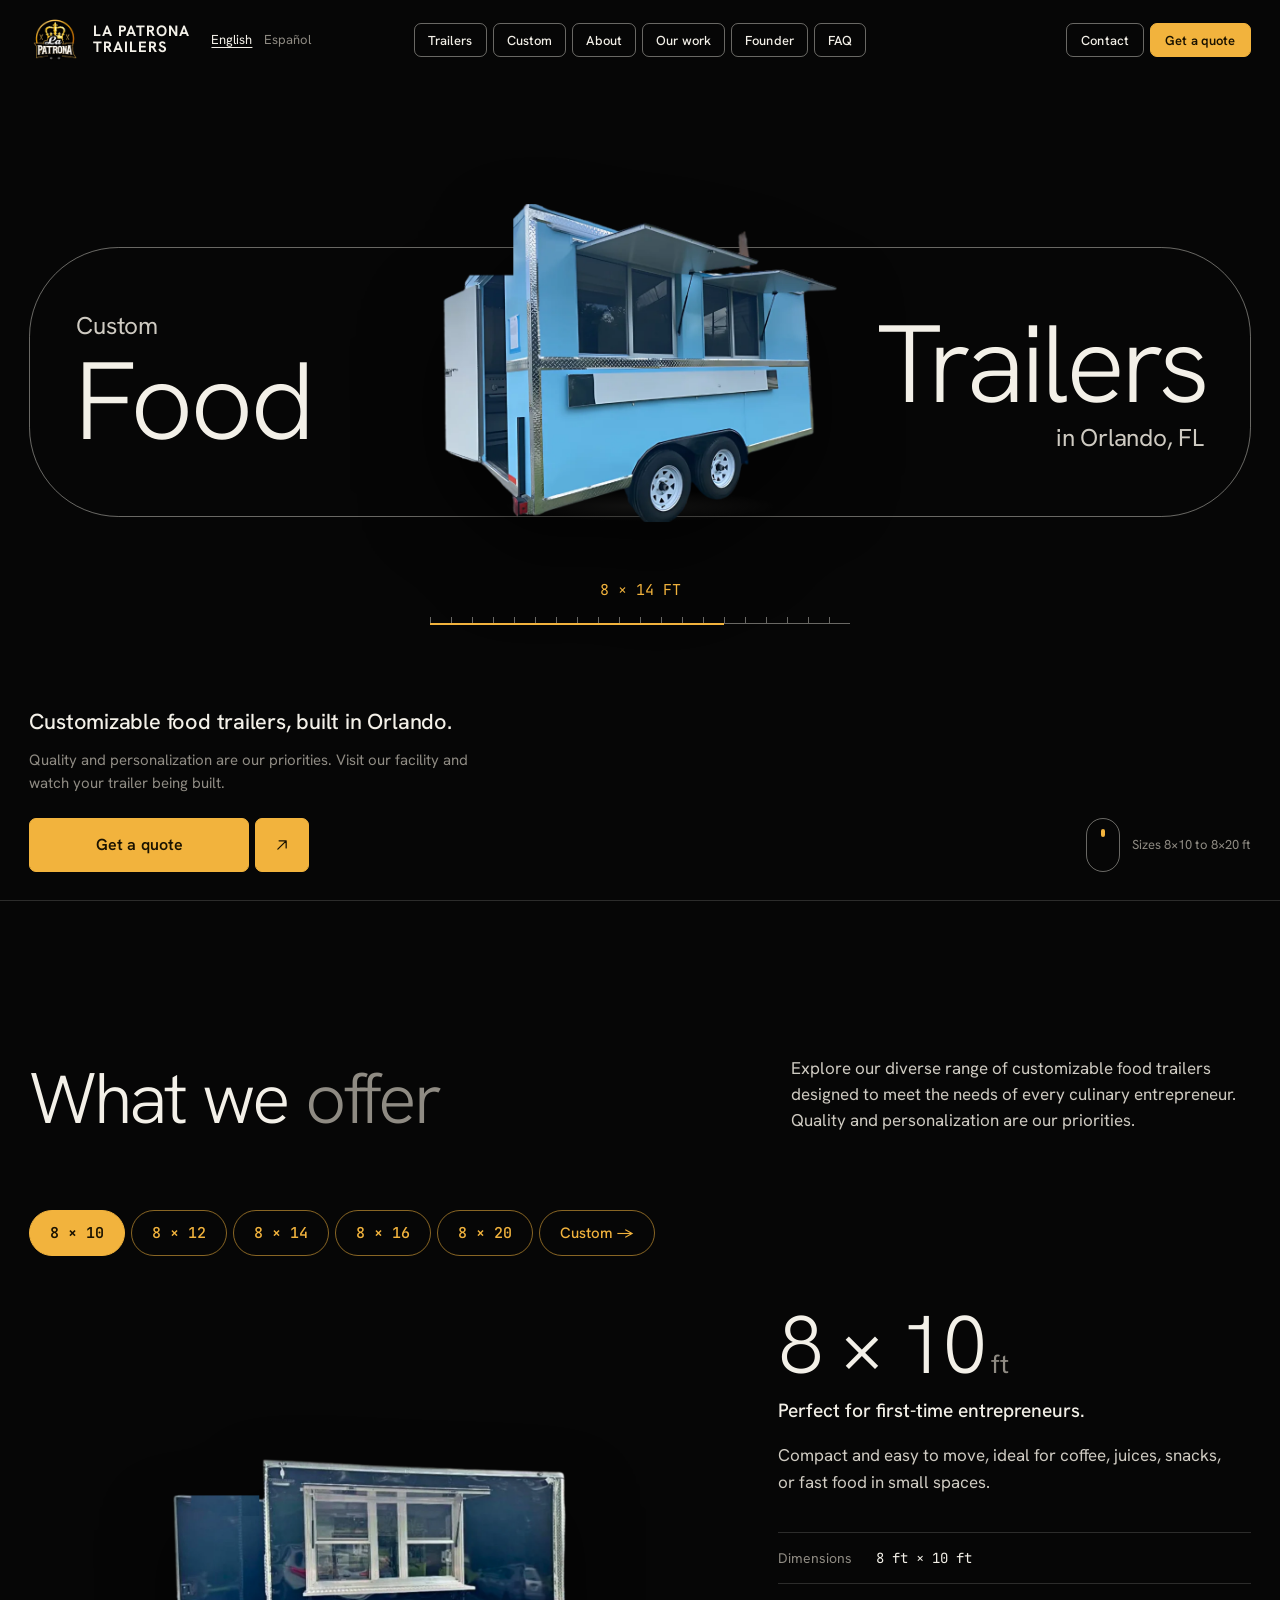
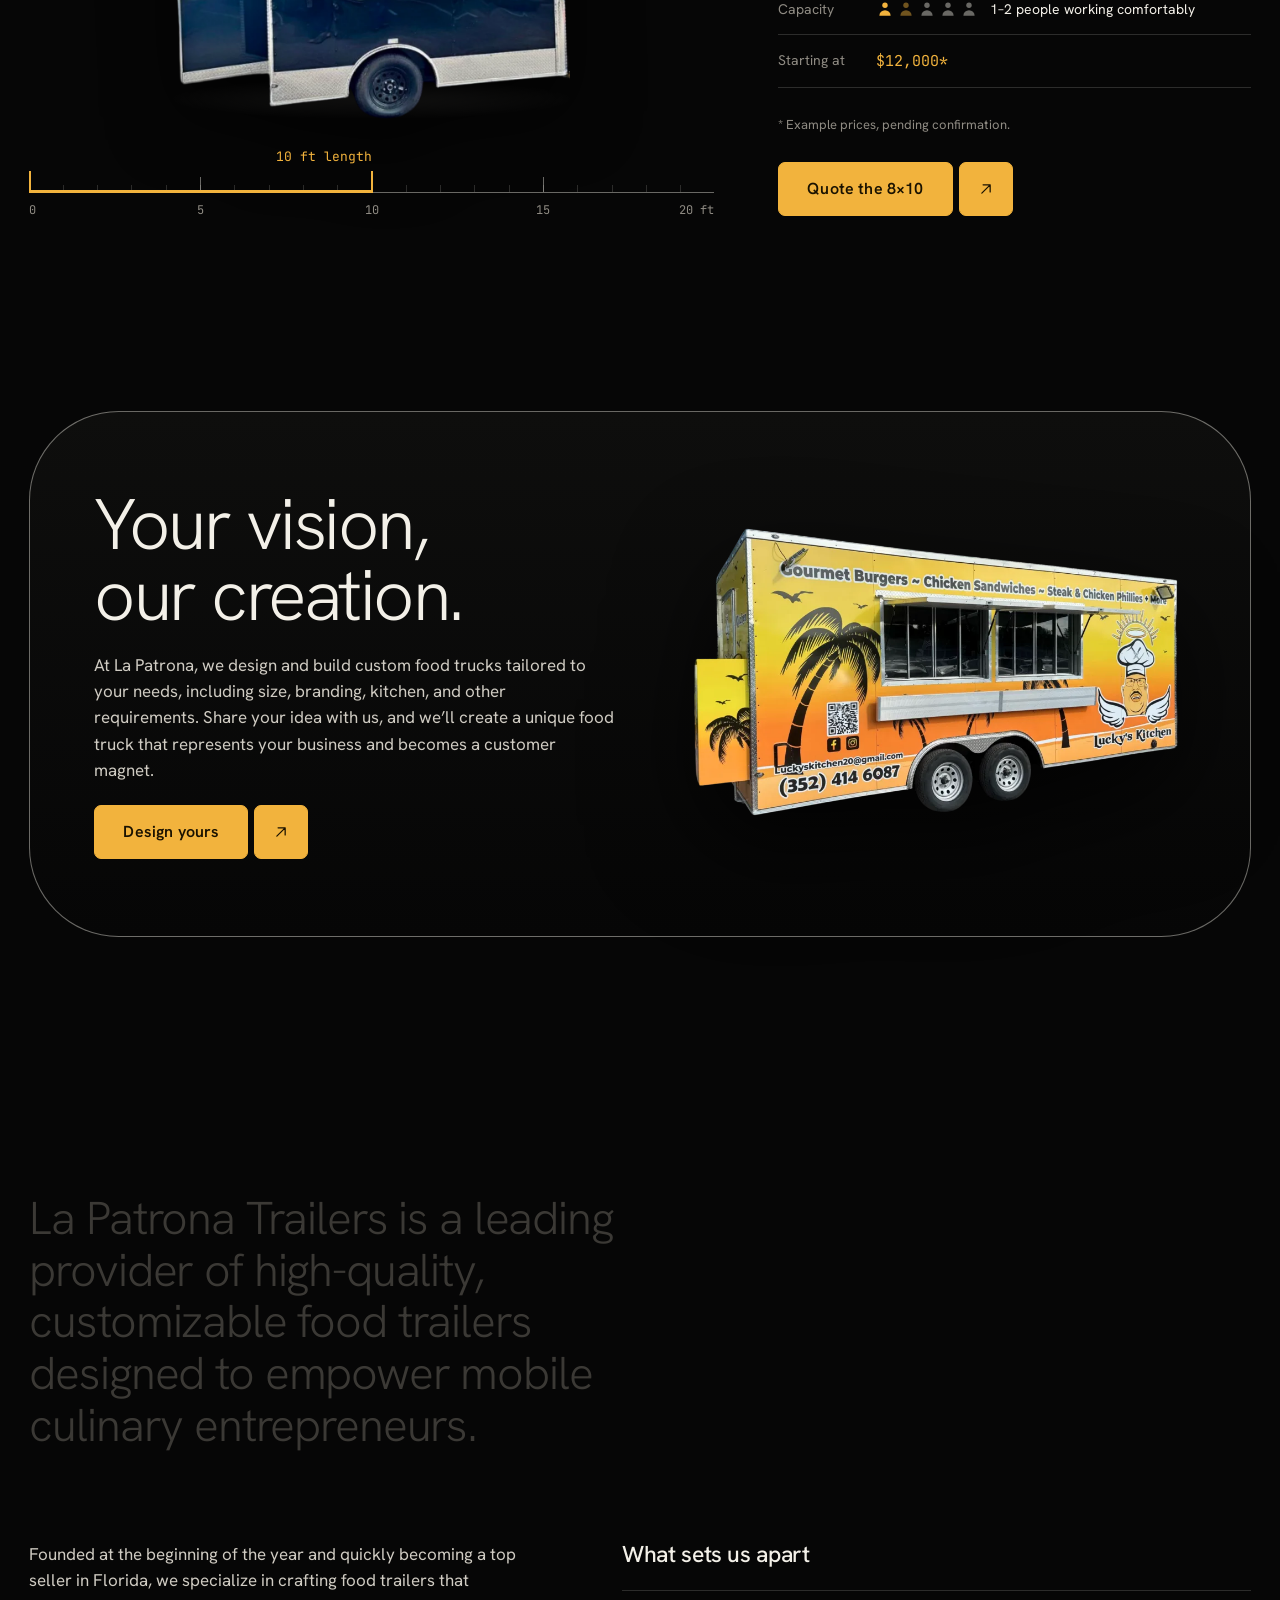
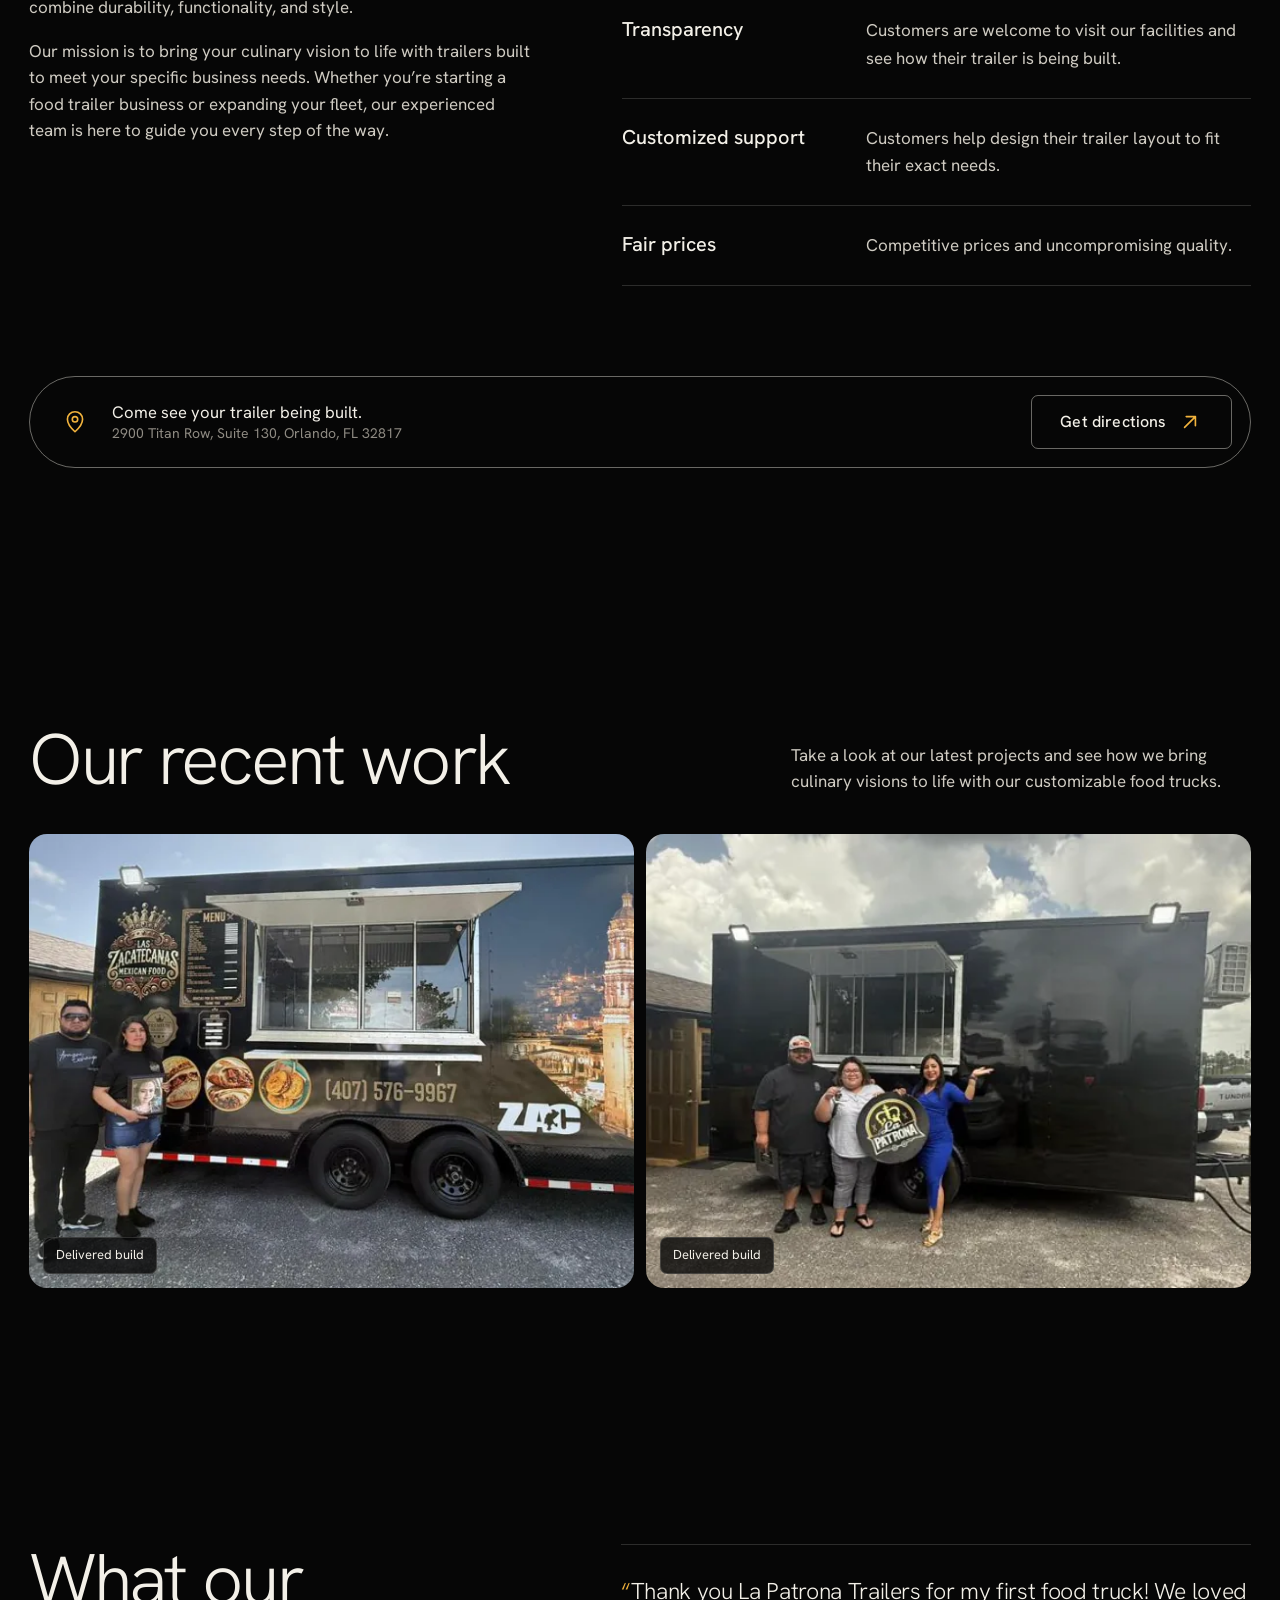
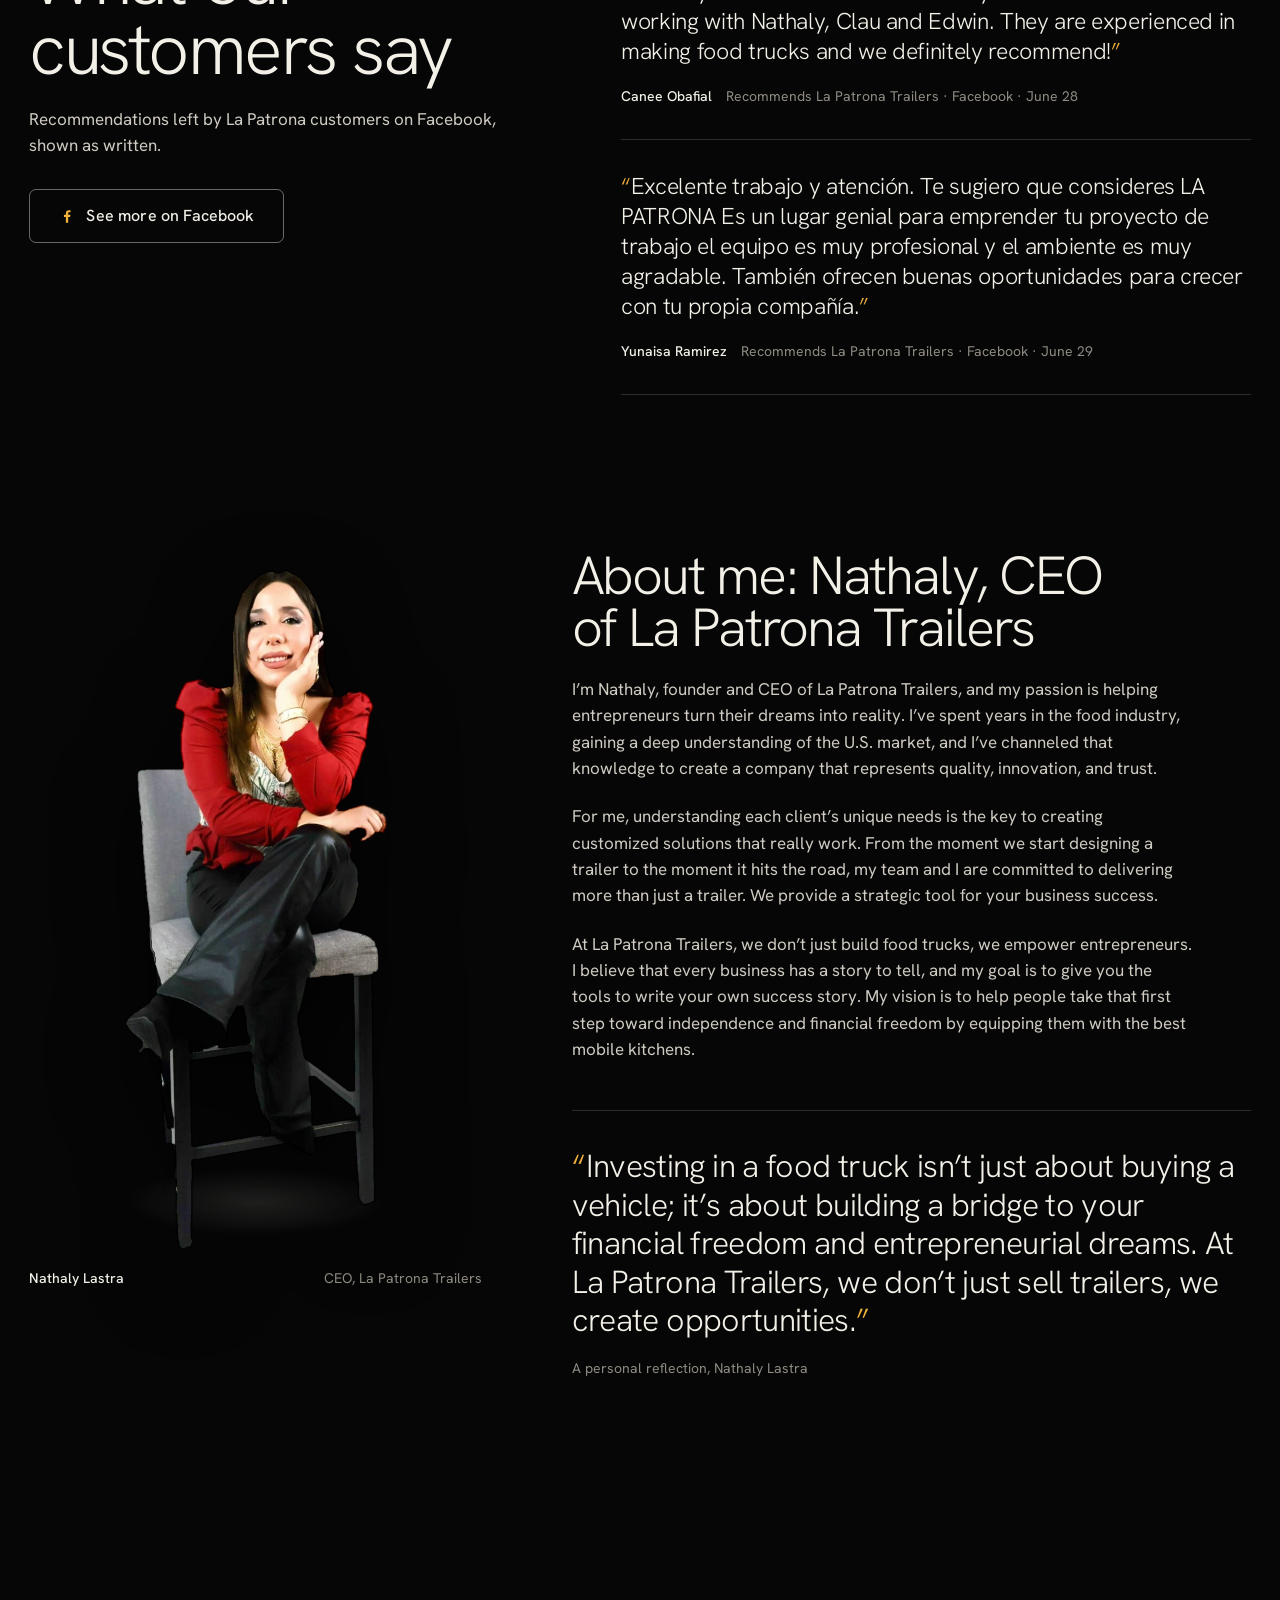
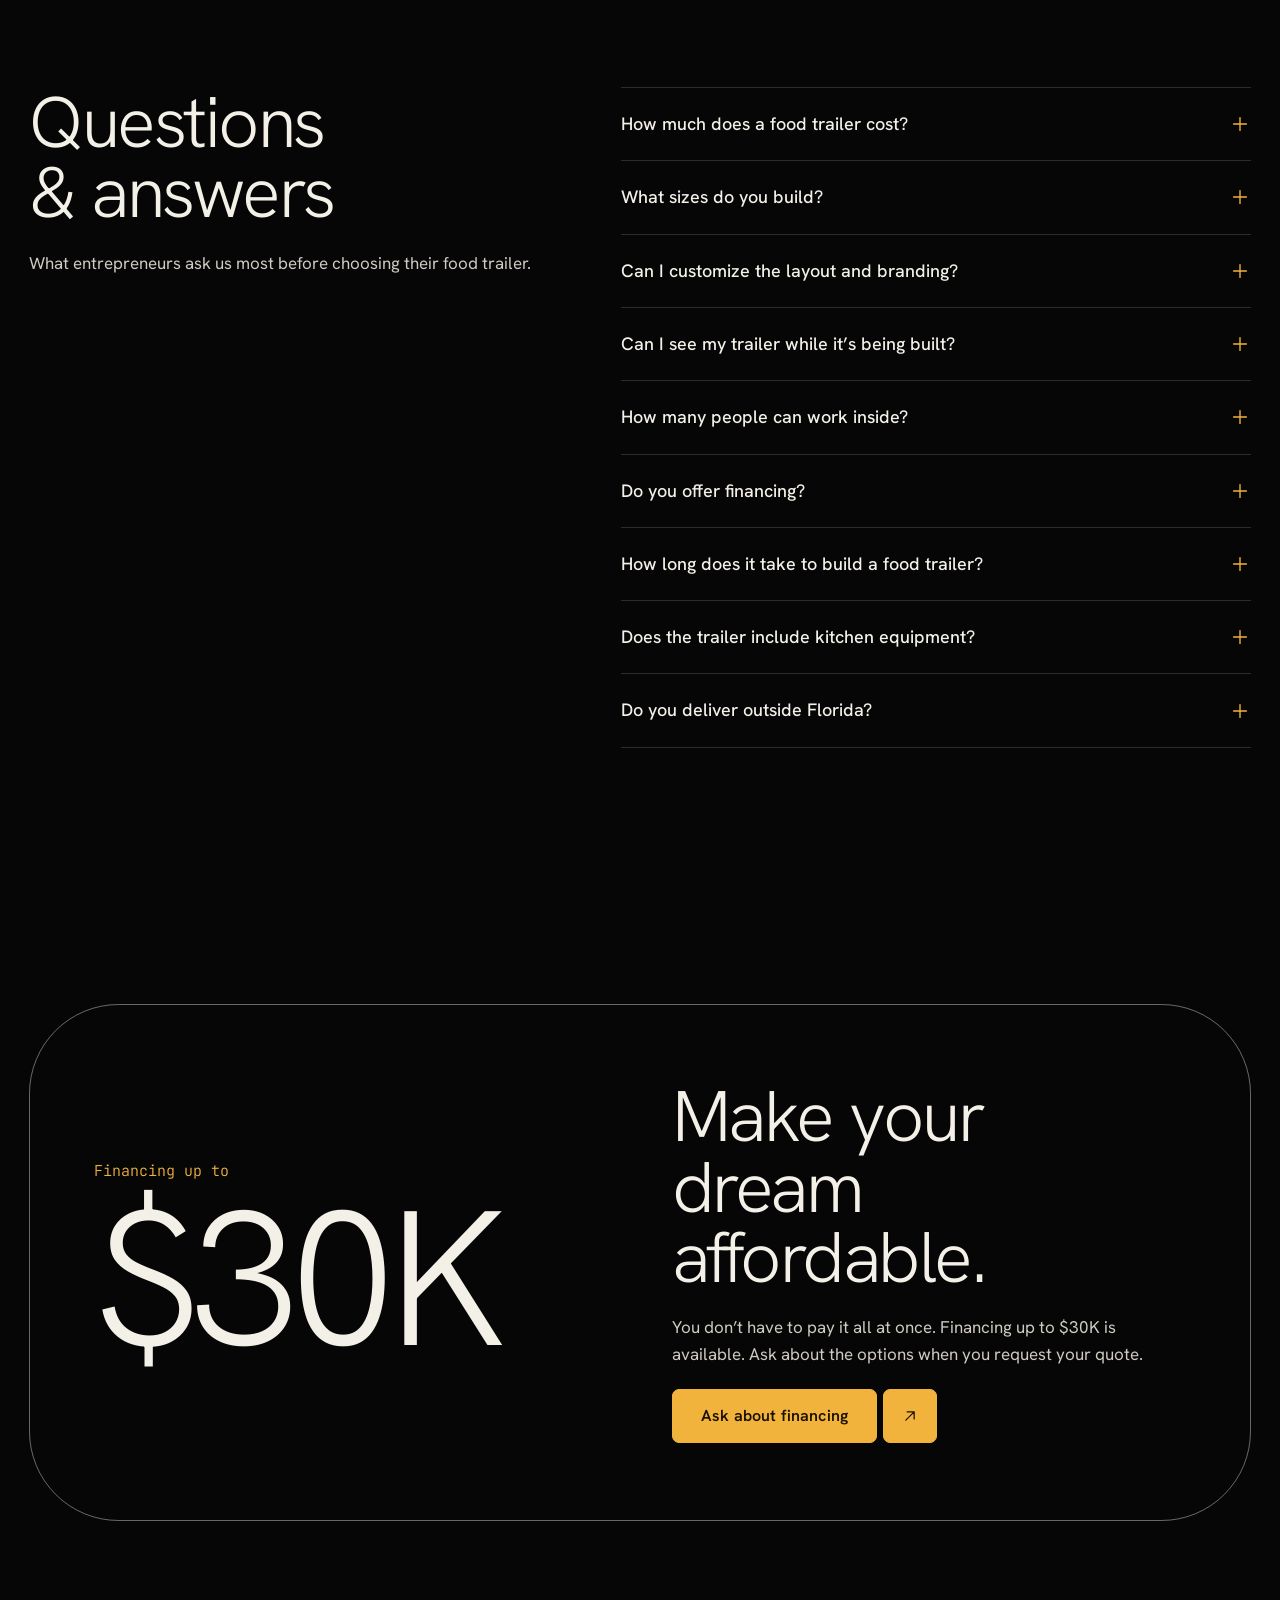
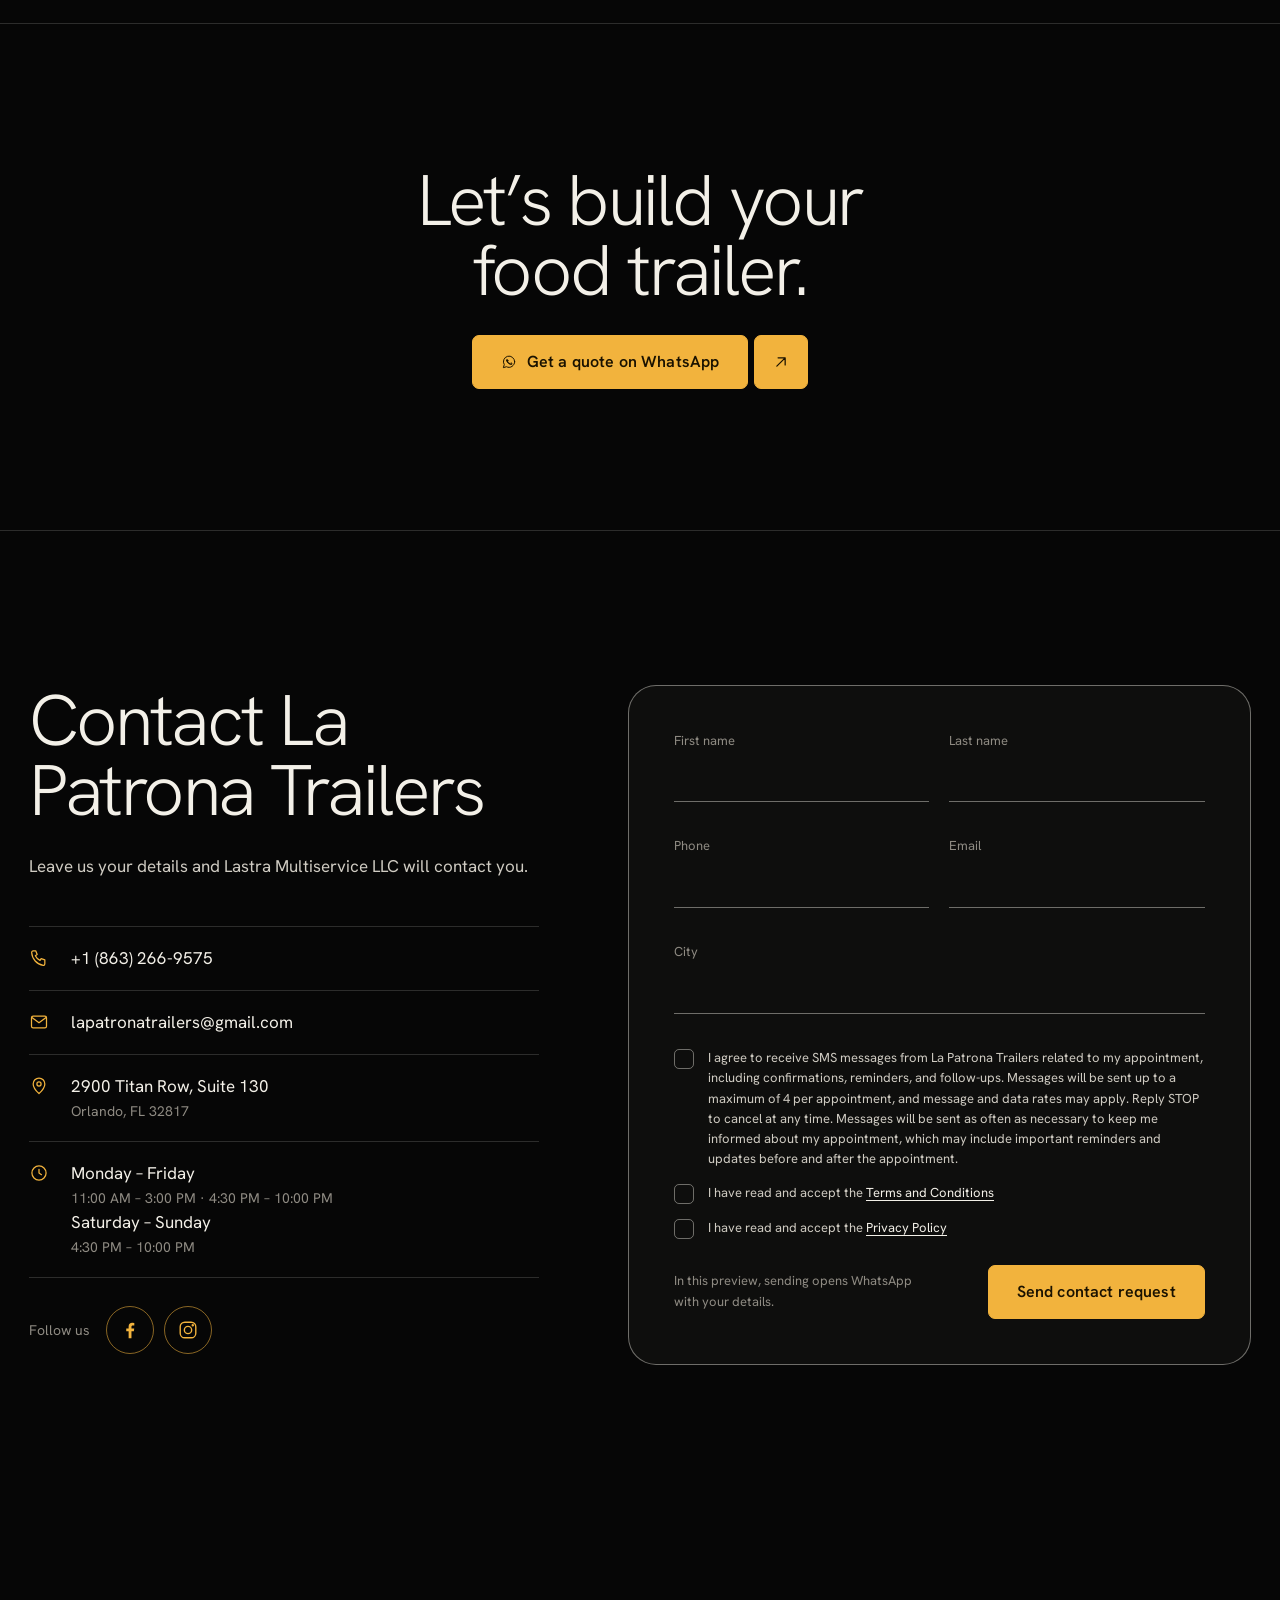
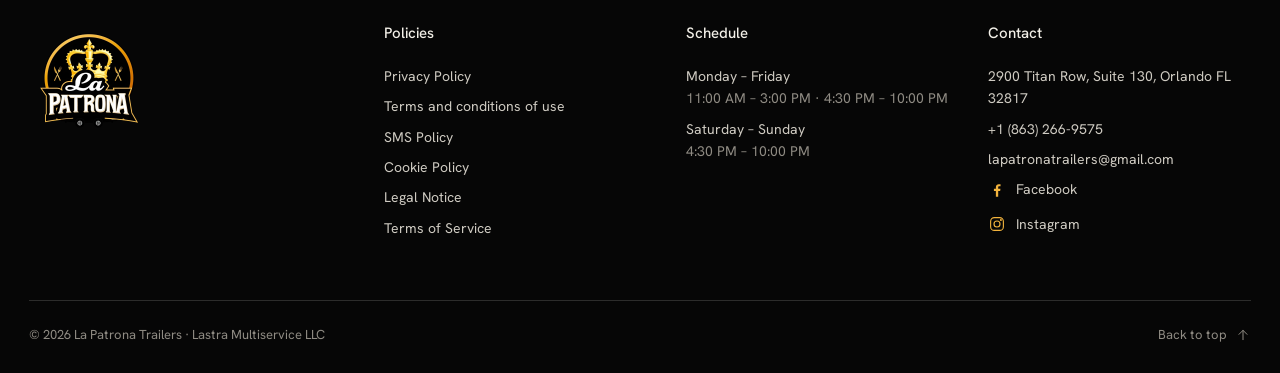
<file: index.html>
<!doctype html>
<html lang="en" class="no-js">
<head>
  <meta charset="utf-8">
  <meta name="viewport" content="width=device-width, initial-scale=1">
  <meta name="robots" content="noindex, nofollow">
  <title>La Patrona Trailers | Custom Food Trailers in Orlando, FL</title>
  <meta name="description" content="Customizable food trailers from 8×10 to 8×20 ft, designed and built in Orlando, Florida. Visit our facility and watch your trailer being built.">
  <meta name="theme-color" content="#060606">
  <link rel="alternate" hreflang="en" href="">
  <link rel="alternate" hreflang="es" href="es/">
  <link rel="icon" type="image/png" href="assets/img/favicon.png">
  <link rel="preconnect" href="https://fonts.googleapis.com">
  <link rel="preconnect" href="https://fonts.gstatic.com" crossorigin>
  <link rel="stylesheet" href="https://fonts.googleapis.com/css2?family=Hanken+Grotesk:wght@300;400;500;600;700&family=JetBrains+Mono:wght@400;500&display=swap">
  <link rel="stylesheet" href="assets/css/site.css?v=1deacaef">
  <script defer src="assets/js/site.js?v=e9354b6e"></script>
</head>
<body>
  <a class="skip" href="#main">Skip to content</a>

  <header class="site-header">
    <div class="brand-row">
      <a class="brand" href="./" aria-label="La Patrona Trailers home">
        <img src="assets/img/logo.webp" alt="" width="52" height="52">
        <span>La Patrona<br>Trailers</span>
      </a>
      <nav class="lang" aria-label="Language">
        <a href="./" hreflang="en" lang="en" aria-current="true">English</a>
        <a href="es/" hreflang="es" lang="es" aria-current="false">Español</a>
      </nav>
    </div>
    <nav class="nav" aria-label="Main">
      <a class="btn" href="#trailers">Trailers</a>
      <a class="btn" href="#custom">Custom</a>
      <a class="btn" href="#about">About</a>
      <a class="btn" href="#work">Our work</a>
      <a class="btn" href="#founder">Founder</a>
      <a class="btn" href="#faq">FAQ</a>
    </nav>
    <div class="header-cta">
      <a class="btn" href="#contact">Contact</a>
      <a class="btn btn-call" href="tel:+18632669575" aria-label="Call La Patrona"><svg class="icon" viewBox="0 0 24 24" fill="none" stroke="currentColor" stroke-width="1.5" stroke-linecap="round" stroke-linejoin="round" aria-hidden="true"><path d="M5 3.5h3.2l1.6 4.4-2.2 1.4a11.5 11.5 0 0 0 5.6 5.6l1.4-2.2 4.4 1.6V19a1.8 1.8 0 0 1-1.9 1.8A16.5 16.5 0 0 1 3.2 5.4 1.8 1.8 0 0 1 5 3.5Z"/></svg></a>
      <a class="btn btn-gold btn-quote" href="https://wa.link/mzfoe2" target="_blank" rel="noopener">Get a quote</a>
    </div>
  </header>

  <main id="main">
    <section class="hero">
      <div class="hero-stage">
        <div class="capsule">
          <h1>
            <span class="sr-only">Custom Food Trailers in Orlando, FL</span>
            <span class="hero-word hero-left" aria-hidden="true"><small>Custom</small>Food</span>
            <span class="hero-word hero-right" aria-hidden="true">Trailers<small>in Orlando, FL</small></span>
          </h1>
          <div class="hero-trailers">
        <img src="assets/img/trailer-8x14-sm.webp" alt="" data-len="14" data-label="8 × 14 FT" width="900" height="620" fetchpriority="high">
        <img src="assets/img/trailer-8x16-sm.webp" alt="" data-len="16" data-label="8 × 16 FT" width="900" height="620" loading="lazy">
        <img src="assets/img/trailer-8x20-sm.webp" alt="" data-len="20" data-label="8 × 20 FT" width="900" height="620" loading="lazy">
        <img src="assets/img/trailer-8x10-sm.webp" alt="" data-len="10" data-label="8 × 10 FT" width="900" height="620" loading="lazy">
        <img src="assets/img/trailer-8x12-sm.webp" alt="" data-len="12" data-label="8 × 12 FT" width="900" height="620" loading="lazy">
          </div>
          <div class="hero-readout" aria-hidden="true">
            <span class="size mono">8 × 14 FT</span>
            <div class="ruler-mini"><span></span></div>
          </div>
        </div>
      </div>
      <div class="hero-foot">
        <div class="hero-intro">
          <p>Customizable food trailers, built in Orlando.</p>
          <p>Quality and personalization are our priorities. Visit our facility and watch your trailer being built.</p>
          <div class="btn-pair">
            <a class="btn btn-gold btn-lg" href="https://wa.link/mzfoe2" target="_blank" rel="noopener">Get a quote</a>
            <a class="btn btn-gold btn-lg btn-square" href="https://wa.link/mzfoe2" target="_blank" rel="noopener" aria-hidden="true" tabindex="-1"><svg class="icon" viewBox="0 0 24 24" fill="none" stroke="currentColor" stroke-width="1.5" stroke-linecap="round" stroke-linejoin="round" aria-hidden="true"><path d="M7 17 17 7M8.5 7H17v8.5"/></svg></a>
          </div>
        </div>
        <a class="scroll-cue" href="#trailers"><span class="dot"></span>Sizes 8×10 to 8×20 ft</a>
      </div>
    </section>

    <section class="section sizes" id="trailers" aria-labelledby="offer-h">
      <div class="split-head">
        <h2 class="display" id="offer-h">What we <em>offer</em></h2>
        <p class="lede">Explore our diverse range of customizable food trailers designed to meet the needs of every culinary entrepreneur. Quality and personalization are our priorities.</p>
      </div>
      <div class="size-tabs" role="tablist" aria-label="Trailer sizes">
        <button type="button" role="tab" id="tab-8x10" aria-controls="size-8x10" aria-selected="true">8 × 10</button>
        <button type="button" role="tab" id="tab-8x12" aria-controls="size-8x12" aria-selected="false">8 × 12</button>
        <button type="button" role="tab" id="tab-8x14" aria-controls="size-8x14" aria-selected="false">8 × 14</button>
        <button type="button" role="tab" id="tab-8x16" aria-controls="size-8x16" aria-selected="false">8 × 16</button>
        <button type="button" role="tab" id="tab-8x20" aria-controls="size-8x20" aria-selected="false">8 × 20</button>
        <button type="button" class="custom" data-jump="#custom">Custom →</button>
      </div>
      <div class="size-panels">
      <article class="size-panel" id="size-8x10" role="tabpanel" aria-labelledby="tab-8x10" tabindex="0">
        <div class="size-visual">
          <div class="photo"><img src="assets/img/trailer-8x10.webp" alt="8 × 10 ft food trailer" style="--scale:58%" loading="lazy" width="950" height="700"></div>
          <div class="ruler" style="--len:50%" aria-hidden="true">
            <span class="tag mono">10 ft length</span>
            <div class="scale"><span class="fill"></span></div>
            <div class="marks mono"><span>0</span><span>5</span><span>10</span><span>15</span><span>20 ft</span></div>
          </div>
        </div>
        <div class="size-copy">
          <h3 class="size-name">8 × 10<small>ft</small></h3>
          <p class="size-tagline">Perfect for first-time entrepreneurs.</p>
          <p class="size-desc">Compact and easy to move, ideal for coffee, juices, snacks, or fast food in small spaces.</p>
          <dl class="spec">
            <dt>Dimensions</dt><dd class="mono">8 ft × 10 ft</dd>
            <dt>Capacity</dt><dd><span class="crew"><svg class="icon" viewBox="0 0 24 24" fill="currentColor" stroke="none" aria-hidden="true"><circle cx="12" cy="7" r="3.6"/><path d="M4.5 21a7.5 7.5 0 0 1 15 0Z"/></svg><svg class="icon maybe" viewBox="0 0 24 24" fill="currentColor" stroke="none" aria-hidden="true"><circle cx="12" cy="7" r="3.6"/><path d="M4.5 21a7.5 7.5 0 0 1 15 0Z"/></svg><svg class="icon off" viewBox="0 0 24 24" fill="currentColor" stroke="none" aria-hidden="true"><circle cx="12" cy="7" r="3.6"/><path d="M4.5 21a7.5 7.5 0 0 1 15 0Z"/></svg><svg class="icon off" viewBox="0 0 24 24" fill="currentColor" stroke="none" aria-hidden="true"><circle cx="12" cy="7" r="3.6"/><path d="M4.5 21a7.5 7.5 0 0 1 15 0Z"/></svg><svg class="icon off" viewBox="0 0 24 24" fill="currentColor" stroke="none" aria-hidden="true"><circle cx="12" cy="7" r="3.6"/><path d="M4.5 21a7.5 7.5 0 0 1 15 0Z"/></svg></span><span>1–2 people working comfortably</span></dd>
            <dt>Starting at</dt><dd><span class="price mono">$12,000*</span></dd>
          </dl>
          <p class="price-note">* Example prices, pending confirmation.</p>
          <div class="btn-pair">
            <a class="btn btn-gold btn-lg" href="https://wa.me/18632669575?text=Hi%21%20I%27d%20like%20a%20quote%20for%20the%208%C3%9710%20ft%20food%20trailer." target="_blank" rel="noopener" data-track="quote_8x10">Quote the 8×10</a>
            <a class="btn btn-gold btn-lg btn-square" href="https://wa.me/18632669575?text=Hi%21%20I%27d%20like%20a%20quote%20for%20the%208%C3%9710%20ft%20food%20trailer." target="_blank" rel="noopener" aria-hidden="true" tabindex="-1" data-track="quote_8x10"><svg class="icon" viewBox="0 0 24 24" fill="none" stroke="currentColor" stroke-width="1.5" stroke-linecap="round" stroke-linejoin="round" aria-hidden="true"><path d="M7 17 17 7M8.5 7H17v8.5"/></svg></a>
          </div>
        </div>
      </article>
      <article class="size-panel" id="size-8x12" role="tabpanel" aria-labelledby="tab-8x12" tabindex="0">
        <div class="size-visual">
          <div class="photo"><img src="assets/img/trailer-8x12.webp" alt="8 × 12 ft food trailer" style="--scale:66%" loading="lazy" width="950" height="700"></div>
          <div class="ruler" style="--len:60%" aria-hidden="true">
            <span class="tag mono">12 ft length</span>
            <div class="scale"><span class="fill"></span></div>
            <div class="marks mono"><span>0</span><span>5</span><span>10</span><span>15</span><span>20 ft</span></div>
          </div>
        </div>
        <div class="size-copy">
          <h3 class="size-name">8 × 12<small>ft</small></h3>
          <p class="size-tagline">Versatile and functional.</p>
          <p class="size-desc">Provides extra room for equipment and storage while staying highly mobile. A great choice for businesses at fairs, plazas, or food courts.</p>
          <dl class="spec">
            <dt>Dimensions</dt><dd class="mono">8 ft × 12 ft</dd>
            <dt>Capacity</dt><dd><span class="crew"><svg class="icon" viewBox="0 0 24 24" fill="currentColor" stroke="none" aria-hidden="true"><circle cx="12" cy="7" r="3.6"/><path d="M4.5 21a7.5 7.5 0 0 1 15 0Z"/></svg><svg class="icon" viewBox="0 0 24 24" fill="currentColor" stroke="none" aria-hidden="true"><circle cx="12" cy="7" r="3.6"/><path d="M4.5 21a7.5 7.5 0 0 1 15 0Z"/></svg><svg class="icon off" viewBox="0 0 24 24" fill="currentColor" stroke="none" aria-hidden="true"><circle cx="12" cy="7" r="3.6"/><path d="M4.5 21a7.5 7.5 0 0 1 15 0Z"/></svg><svg class="icon off" viewBox="0 0 24 24" fill="currentColor" stroke="none" aria-hidden="true"><circle cx="12" cy="7" r="3.6"/><path d="M4.5 21a7.5 7.5 0 0 1 15 0Z"/></svg><svg class="icon off" viewBox="0 0 24 24" fill="currentColor" stroke="none" aria-hidden="true"><circle cx="12" cy="7" r="3.6"/><path d="M4.5 21a7.5 7.5 0 0 1 15 0Z"/></svg></span><span>2 people operating</span></dd>
            <dt>Starting at</dt><dd><span class="price mono">$15,000*</span></dd>
          </dl>
          <p class="price-note">* Example prices, pending confirmation.</p>
          <div class="btn-pair">
            <a class="btn btn-gold btn-lg" href="https://wa.me/18632669575?text=Hi%21%20I%27d%20like%20a%20quote%20for%20the%208%C3%9712%20ft%20food%20trailer." target="_blank" rel="noopener" data-track="quote_8x12">Quote the 8×12</a>
            <a class="btn btn-gold btn-lg btn-square" href="https://wa.me/18632669575?text=Hi%21%20I%27d%20like%20a%20quote%20for%20the%208%C3%9712%20ft%20food%20trailer." target="_blank" rel="noopener" aria-hidden="true" tabindex="-1" data-track="quote_8x12"><svg class="icon" viewBox="0 0 24 24" fill="none" stroke="currentColor" stroke-width="1.5" stroke-linecap="round" stroke-linejoin="round" aria-hidden="true"><path d="M7 17 17 7M8.5 7H17v8.5"/></svg></a>
          </div>
        </div>
      </article>
      <article class="size-panel" id="size-8x14" role="tabpanel" aria-labelledby="tab-8x14" tabindex="0">
        <div class="size-visual">
          <div class="photo"><img src="assets/img/trailer-8x14.webp" alt="8 × 14 ft food trailer" style="--scale:75%" loading="lazy" width="950" height="700"></div>
          <div class="ruler" style="--len:70%" aria-hidden="true">
            <span class="tag mono">14 ft length</span>
            <div class="scale"><span class="fill"></span></div>
            <div class="marks mono"><span>0</span><span>5</span><span>10</span><span>15</span><span>20 ft</span></div>
          </div>
        </div>
        <div class="size-copy">
          <h3 class="size-name">8 × 14<small>ft</small></h3>
          <p class="size-tagline">The sweet spot between size and efficiency.</p>
          <p class="size-desc">Enough space to set up a complete basic kitchen (grill, fryer, refrigerator). Perfect for fast food, ice cream shops, or mobile bakeries.</p>
          <dl class="spec">
            <dt>Dimensions</dt><dd class="mono">8 ft × 14 ft</dd>
            <dt>Capacity</dt><dd><span class="crew"><svg class="icon" viewBox="0 0 24 24" fill="currentColor" stroke="none" aria-hidden="true"><circle cx="12" cy="7" r="3.6"/><path d="M4.5 21a7.5 7.5 0 0 1 15 0Z"/></svg><svg class="icon" viewBox="0 0 24 24" fill="currentColor" stroke="none" aria-hidden="true"><circle cx="12" cy="7" r="3.6"/><path d="M4.5 21a7.5 7.5 0 0 1 15 0Z"/></svg><svg class="icon maybe" viewBox="0 0 24 24" fill="currentColor" stroke="none" aria-hidden="true"><circle cx="12" cy="7" r="3.6"/><path d="M4.5 21a7.5 7.5 0 0 1 15 0Z"/></svg><svg class="icon off" viewBox="0 0 24 24" fill="currentColor" stroke="none" aria-hidden="true"><circle cx="12" cy="7" r="3.6"/><path d="M4.5 21a7.5 7.5 0 0 1 15 0Z"/></svg><svg class="icon off" viewBox="0 0 24 24" fill="currentColor" stroke="none" aria-hidden="true"><circle cx="12" cy="7" r="3.6"/><path d="M4.5 21a7.5 7.5 0 0 1 15 0Z"/></svg></span><span>2–3 people</span></dd>
            <dt>Starting at</dt><dd><span class="price mono">$19,000*</span></dd>
          </dl>
          <p class="price-note">* Example prices, pending confirmation.</p>
          <div class="btn-pair">
            <a class="btn btn-gold btn-lg" href="https://wa.me/18632669575?text=Hi%21%20I%27d%20like%20a%20quote%20for%20the%208%C3%9714%20ft%20food%20trailer." target="_blank" rel="noopener" data-track="quote_8x14">Quote the 8×14</a>
            <a class="btn btn-gold btn-lg btn-square" href="https://wa.me/18632669575?text=Hi%21%20I%27d%20like%20a%20quote%20for%20the%208%C3%9714%20ft%20food%20trailer." target="_blank" rel="noopener" aria-hidden="true" tabindex="-1" data-track="quote_8x14"><svg class="icon" viewBox="0 0 24 24" fill="none" stroke="currentColor" stroke-width="1.5" stroke-linecap="round" stroke-linejoin="round" aria-hidden="true"><path d="M7 17 17 7M8.5 7H17v8.5"/></svg></a>
          </div>
        </div>
      </article>
      <article class="size-panel" id="size-8x16" role="tabpanel" aria-labelledby="tab-8x16" tabindex="0">
        <div class="size-visual">
          <div class="photo"><img src="assets/img/trailer-8x16.webp" alt="8 × 16 ft food trailer" style="--scale:83%" loading="lazy" width="950" height="700"></div>
          <div class="ruler" style="--len:80%" aria-hidden="true">
            <span class="tag mono">16 ft length</span>
            <div class="scale"><span class="fill"></span></div>
            <div class="marks mono"><span>0</span><span>5</span><span>10</span><span>15</span><span>20 ft</span></div>
          </div>
        </div>
        <div class="size-copy">
          <h3 class="size-name">8 × 16<small>ft</small></h3>
          <p class="size-tagline">Spacious and built for growing businesses.</p>
          <p class="size-desc">Accommodates multiple industrial appliances and higher customer flow. Recommended for those looking to professionalize their operations and serve larger events.</p>
          <dl class="spec">
            <dt>Dimensions</dt><dd class="mono">8 ft × 16 ft</dd>
            <dt>Capacity</dt><dd><span class="crew"><svg class="icon" viewBox="0 0 24 24" fill="currentColor" stroke="none" aria-hidden="true"><circle cx="12" cy="7" r="3.6"/><path d="M4.5 21a7.5 7.5 0 0 1 15 0Z"/></svg><svg class="icon" viewBox="0 0 24 24" fill="currentColor" stroke="none" aria-hidden="true"><circle cx="12" cy="7" r="3.6"/><path d="M4.5 21a7.5 7.5 0 0 1 15 0Z"/></svg><svg class="icon" viewBox="0 0 24 24" fill="currentColor" stroke="none" aria-hidden="true"><circle cx="12" cy="7" r="3.6"/><path d="M4.5 21a7.5 7.5 0 0 1 15 0Z"/></svg><svg class="icon maybe" viewBox="0 0 24 24" fill="currentColor" stroke="none" aria-hidden="true"><circle cx="12" cy="7" r="3.6"/><path d="M4.5 21a7.5 7.5 0 0 1 15 0Z"/></svg><svg class="icon off" viewBox="0 0 24 24" fill="currentColor" stroke="none" aria-hidden="true"><circle cx="12" cy="7" r="3.6"/><path d="M4.5 21a7.5 7.5 0 0 1 15 0Z"/></svg></span><span>3–4 people</span></dd>
            <dt>Starting at</dt><dd><span class="price mono">$24,000*</span></dd>
          </dl>
          <p class="price-note">* Example prices, pending confirmation.</p>
          <div class="btn-pair">
            <a class="btn btn-gold btn-lg" href="https://wa.me/18632669575?text=Hi%21%20I%27d%20like%20a%20quote%20for%20the%208%C3%9716%20ft%20food%20trailer." target="_blank" rel="noopener" data-track="quote_8x16">Quote the 8×16</a>
            <a class="btn btn-gold btn-lg btn-square" href="https://wa.me/18632669575?text=Hi%21%20I%27d%20like%20a%20quote%20for%20the%208%C3%9716%20ft%20food%20trailer." target="_blank" rel="noopener" aria-hidden="true" tabindex="-1" data-track="quote_8x16"><svg class="icon" viewBox="0 0 24 24" fill="none" stroke="currentColor" stroke-width="1.5" stroke-linecap="round" stroke-linejoin="round" aria-hidden="true"><path d="M7 17 17 7M8.5 7H17v8.5"/></svg></a>
          </div>
        </div>
      </article>
      <article class="size-panel" id="size-8x20" role="tabpanel" aria-labelledby="tab-8x20" tabindex="0">
        <div class="size-visual">
          <div class="photo"><img src="assets/img/trailer-8x20.webp" alt="8 × 20 ft food trailer" style="--scale:100%" loading="lazy" width="950" height="700"></div>
          <div class="ruler" style="--len:100%" aria-hidden="true">
            <span class="tag mono">20 ft length</span>
            <div class="scale"><span class="fill"></span></div>
            <div class="marks mono"><span>0</span><span>5</span><span>10</span><span>15</span><span>20 ft</span></div>
          </div>
        </div>
        <div class="size-copy">
          <h3 class="size-name">8 × 20<small>ft</small></h3>
          <p class="size-tagline">Designed for established businesses.</p>
          <p class="size-desc">Generous space, extra storage, and steady customer flow. Perfect for mobile restaurants, pizzerias, or kitchens with diverse menus.</p>
          <dl class="spec">
            <dt>Dimensions</dt><dd class="mono">8 ft × 20 ft</dd>
            <dt>Capacity</dt><dd><span class="crew"><svg class="icon" viewBox="0 0 24 24" fill="currentColor" stroke="none" aria-hidden="true"><circle cx="12" cy="7" r="3.6"/><path d="M4.5 21a7.5 7.5 0 0 1 15 0Z"/></svg><svg class="icon" viewBox="0 0 24 24" fill="currentColor" stroke="none" aria-hidden="true"><circle cx="12" cy="7" r="3.6"/><path d="M4.5 21a7.5 7.5 0 0 1 15 0Z"/></svg><svg class="icon" viewBox="0 0 24 24" fill="currentColor" stroke="none" aria-hidden="true"><circle cx="12" cy="7" r="3.6"/><path d="M4.5 21a7.5 7.5 0 0 1 15 0Z"/></svg><svg class="icon" viewBox="0 0 24 24" fill="currentColor" stroke="none" aria-hidden="true"><circle cx="12" cy="7" r="3.6"/><path d="M4.5 21a7.5 7.5 0 0 1 15 0Z"/></svg><svg class="icon maybe" viewBox="0 0 24 24" fill="currentColor" stroke="none" aria-hidden="true"><circle cx="12" cy="7" r="3.6"/><path d="M4.5 21a7.5 7.5 0 0 1 15 0Z"/></svg></span><span>4–5 people</span></dd>
            <dt>Starting at</dt><dd><span class="price mono">$32,000*</span></dd>
          </dl>
          <p class="price-note">* Example prices, pending confirmation.</p>
          <div class="btn-pair">
            <a class="btn btn-gold btn-lg" href="https://wa.me/18632669575?text=Hi%21%20I%27d%20like%20a%20quote%20for%20the%208%C3%9720%20ft%20food%20trailer." target="_blank" rel="noopener" data-track="quote_8x20">Quote the 8×20</a>
            <a class="btn btn-gold btn-lg btn-square" href="https://wa.me/18632669575?text=Hi%21%20I%27d%20like%20a%20quote%20for%20the%208%C3%9720%20ft%20food%20trailer." target="_blank" rel="noopener" aria-hidden="true" tabindex="-1" data-track="quote_8x20"><svg class="icon" viewBox="0 0 24 24" fill="none" stroke="currentColor" stroke-width="1.5" stroke-linecap="round" stroke-linejoin="round" aria-hidden="true"><path d="M7 17 17 7M8.5 7H17v8.5"/></svg></a>
          </div>
        </div>
      </article>
      </div>
    </section>

    <section class="section-tight custom-band" id="custom" aria-labelledby="custom-h" style="padding-inline: var(--gutter)">
      <div class="custom-frame">
        <div class="custom-copy">
          <h2 class="display" id="custom-h">Your vision, <em>our creation.</em></h2>
          <p class="lede">At La Patrona, we design and build custom food trucks tailored to your needs, including size, branding, kitchen, and other requirements. Share your idea with us, and we’ll create a unique food truck that represents your business and becomes a customer magnet.</p>
          <div class="btn-pair">
            <a class="btn btn-gold btn-lg" href="https://wa.me/18632669575?text=Hi%21%20I%27d%20like%20a%20quote%20for%20a%20personalized%20food%20trailer." target="_blank" rel="noopener">Design yours</a>
            <a class="btn btn-gold btn-lg btn-square" href="https://wa.me/18632669575?text=Hi%21%20I%27d%20like%20a%20quote%20for%20a%20personalized%20food%20trailer." target="_blank" rel="noopener" aria-hidden="true" tabindex="-1"><svg class="icon" viewBox="0 0 24 24" fill="none" stroke="currentColor" stroke-width="1.5" stroke-linecap="round" stroke-linejoin="round" aria-hidden="true"><path d="M7 17 17 7M8.5 7H17v8.5"/></svg></a>
          </div>
        </div>
        <figure class="custom-art"><img src="assets/img/personalized.webp" alt="Personalized orange food trailer built by La Patrona" loading="lazy" width="1024" height="875"></figure>
      </div>
    </section>

    <section class="section" id="about" aria-label="About">
      <h2 class="statement">La Patrona Trailers is a leading provider of high-quality, customizable food trailers designed to empower mobile culinary entrepreneurs.</h2>
      <div class="about-grid">
        <div>
          <p class="lede">Founded at the beginning of the year and quickly becoming a top seller in Florida, we specialize in crafting food trailers that combine durability, functionality, and style.</p>
          <p class="lede">Our mission is to bring your culinary vision to life with trailers built to meet your specific business needs. Whether you’re starting a food trailer business or expanding your fleet, our experienced team is here to guide you every step of the way.</p>
        </div>
        <div class="apart">
          <h3 class="h3">What sets us apart</h3>
          <ul>
            <li><strong>Transparency</strong><p>Customers are welcome to visit our facilities and see how their trailer is being built.</p></li>
            <li><strong>Customized support</strong><p>Customers help design their trailer layout to fit their exact needs.</p></li>
            <li><strong>Fair prices</strong><p>Competitive prices and uncompromising quality.</p></li>
          </ul>
        </div>
      </div>
      <div class="visit">
        <svg class="icon" viewBox="0 0 24 24" fill="none" stroke="currentColor" stroke-width="1.5" stroke-linecap="round" stroke-linejoin="round" aria-hidden="true"><path d="M12 21s-7-6.2-7-11.5a7 7 0 0 1 14 0C19 14.8 12 21 12 21Z"/><circle cx="12" cy="9.5" r="2.5"/></svg>
        <p>Come see your trailer being built.<span>2900 Titan Row, Suite 130, Orlando, FL 32817</span></p>
        <a class="btn btn-lg" href="https://www.google.com/maps/search/?api=1&query=2900%20Titan%20Row%2C%20Suite%20130%2C%20Orlando%2C%20FL%2032817" target="_blank" rel="noopener">Get directions <svg class="icon" viewBox="0 0 24 24" fill="none" stroke="currentColor" stroke-width="1.5" stroke-linecap="round" stroke-linejoin="round" aria-hidden="true"><path d="M7 17 17 7M8.5 7H17v8.5"/></svg></a>
      </div>
    </section>

    <section class="section-tight" id="work" aria-labelledby="work-h" style="padding-inline: var(--gutter)">
      <div class="work-head">
        <h2 class="display" id="work-h">Our recent <em>work</em></h2>
        <p class="lede">Take a look at our latest projects and see how we bring culinary visions to life with our customizable food trucks.</p>
      </div>
      <div class="work-grid">
        <figure><img src="assets/img/work-1.webp" alt="Customers with their black La Patrona food trailer" loading="lazy" width="653" height="463"><figcaption>Delivered build</figcaption></figure>
        <figure><img src="assets/img/work-2.webp" alt="Customers receiving their black food trailer" loading="lazy" width="550" height="393"><figcaption>Delivered build</figcaption></figure>
      </div>
    </section>

    <section class="section" aria-labelledby="rev-h">
      <div class="reviews">
        <div>
          <h2 class="display" id="rev-h">What our customers <em>say</em></h2>
          <p class="lede">Recommendations left by La Patrona customers on Facebook, shown as written.</p>
          <div class="btn-pair">
            <a class="btn btn-lg" href="https://www.facebook.com/LaPatronaTrailersOFICIAL/" target="_blank" rel="noopener"><svg class="icon" viewBox="0 0 24 24" fill="currentColor" stroke="none" aria-hidden="true"><path d="M13.6 21v-7.6h2.6l.4-3h-3V8.5c0-.9.3-1.5 1.5-1.5h1.6V4.3a21 21 0 0 0-2.3-.1c-2.3 0-3.9 1.4-3.9 4v2.2H7.9v3h2.6V21h3.1Z"/></svg> See more on Facebook</a>
          </div>
        </div>
        <div class="review-list">
          <figure class="review" lang="en">
            <blockquote><p>Thank you La Patrona Trailers for my first food truck! We loved working with Nathaly, Clau and Edwin. They are experienced in making food trucks and we definitely recommend!</p></blockquote>
            <figcaption><strong>Canee Obafial</strong><span>Recommends La Patrona Trailers · Facebook · June 28</span></figcaption>
          </figure>
          <figure class="review" lang="es">
            <blockquote><p>Excelente trabajo y atención. Te sugiero que consideres LA PATRONA Es un lugar genial para emprender tu proyecto de trabajo el equipo es muy profesional y el ambiente es muy agradable. También ofrecen buenas oportunidades para crecer con tu propia compañía.</p></blockquote>
            <figcaption><strong>Yunaisa Ramirez</strong><span>Recommends La Patrona Trailers · Facebook · June 29</span></figcaption>
          </figure>
        </div>
      </div>
    </section>

    <section class="section" id="founder" aria-labelledby="founder-h" style="padding-top:0">
      <div class="founder">
        <figure class="founder-photo">
          <div class="stage"><img src="assets/img/nathaly-cutout.webp" alt="Nathaly Lastra, founder and CEO of La Patrona Trailers" loading="lazy" width="495" height="1271"></div>
          <figcaption><strong>Nathaly Lastra</strong><span>CEO, La Patrona Trailers</span></figcaption>
        </figure>
        <div class="founder-copy">
          <h2 class="display" id="founder-h" style="font-size:clamp(36px,4.2vw,72px)">About me: Nathaly, <em>CEO of La Patrona Trailers</em></h2>
          <p class="lede">I’m Nathaly, founder and CEO of La Patrona Trailers, and my passion is helping entrepreneurs turn their dreams into reality. I’ve spent years in the food industry, gaining a deep understanding of the U.S. market, and I’ve channeled that knowledge to create a company that represents quality, innovation, and trust.</p>
          <p class="lede">For me, understanding each client’s unique needs is the key to creating customized solutions that really work. From the moment we start designing a trailer to the moment it hits the road, my team and I are committed to delivering more than just a trailer. We provide a strategic tool for your business success.</p>
          <p class="lede">At La Patrona Trailers, we don’t just build food trucks, we empower entrepreneurs. I believe that every business has a story to tell, and my goal is to give you the tools to write your own success story. My vision is to help people take that first step toward independence and financial freedom by equipping them with the best mobile kitchens.</p>
          <blockquote class="quote">
            <p>Investing in a food truck isn’t just about buying a vehicle; it’s about building a bridge to your financial freedom and entrepreneurial dreams. At La Patrona Trailers, we don’t just sell trailers, we create opportunities.</p>
            <footer>A personal reflection, Nathaly Lastra</footer>
          </blockquote>
        </div>
      </div>
    </section>

    <section class="section" id="faq" aria-labelledby="faq-h">
      <div class="faq">
        <div>
          <h2 class="display" id="faq-h">Questions & <em>answers</em></h2>
          <p class="lede">What entrepreneurs ask us most before choosing their food trailer.</p>
        </div>
        <div class="faq-list">
          <details class="faq-item">
            <summary><span>How much does a food trailer cost?</span><svg class="icon" viewBox="0 0 24 24" fill="none" stroke="currentColor" stroke-width="1.5" stroke-linecap="round" aria-hidden="true"><path d="M12 5v14M5 12h14"/></svg></summary>
            <p>Starting prices go from $12,000 for the 8×10 ft to $32,000 for the 8×20 ft (example prices, pending confirmation). The final price depends on the size, the kitchen equipment and the customization. Request a quote on WhatsApp for an exact number.</p>
          </details>
          <details class="faq-item">
            <summary><span>What sizes do you build?</span><svg class="icon" viewBox="0 0 24 24" fill="none" stroke="currentColor" stroke-width="1.5" stroke-linecap="round" aria-hidden="true"><path d="M12 5v14M5 12h14"/></svg></summary>
            <p>We build 8×10, 8×12, 8×14, 8×16 and 8×20 ft food trailers, plus fully personalized builds designed around your business.</p>
          </details>
          <details class="faq-item">
            <summary><span>Can I customize the layout and branding?</span><svg class="icon" viewBox="0 0 24 24" fill="none" stroke="currentColor" stroke-width="1.5" stroke-linecap="round" aria-hidden="true"><path d="M12 5v14M5 12h14"/></svg></summary>
            <p>Yes. We design and build each trailer around your needs, including size, branding, kitchen and other requirements. Customers help design their trailer layout to fit their exact needs.</p>
          </details>
          <details class="faq-item">
            <summary><span>Can I see my trailer while it’s being built?</span><svg class="icon" viewBox="0 0 24 24" fill="none" stroke="currentColor" stroke-width="1.5" stroke-linecap="round" aria-hidden="true"><path d="M12 5v14M5 12h14"/></svg></summary>
            <p>Yes. Customers are welcome to visit our facility at 2900 Titan Row, Suite 130, Orlando, FL 32817, and see how their trailer is being built.</p>
          </details>
          <details class="faq-item">
            <summary><span>How many people can work inside?</span><svg class="icon" viewBox="0 0 24 24" fill="none" stroke="currentColor" stroke-width="1.5" stroke-linecap="round" aria-hidden="true"><path d="M12 5v14M5 12h14"/></svg></summary>
            <p>It depends on the size: 1–2 people in the 8×10, 2 in the 8×12, 2–3 in the 8×14, 3–4 in the 8×16 and 4–5 in the 8×20.</p>
          </details>
          <details class="faq-item">
            <summary><span>Do you offer financing?</span><svg class="icon" viewBox="0 0 24 24" fill="none" stroke="currentColor" stroke-width="1.5" stroke-linecap="round" aria-hidden="true"><path d="M12 5v14M5 12h14"/></svg></summary>
            <p>Yes. Financing up to $30K is available. Ask about the options and requirements when you request your quote.</p>
          </details>
          <details class="faq-item" data-pending>
            <summary><span>How long does it take to build a food trailer?</span><svg class="icon" viewBox="0 0 24 24" fill="none" stroke="currentColor" stroke-width="1.5" stroke-linecap="round" aria-hidden="true"><path d="M12 5v14M5 12h14"/></svg></summary>
            <p>Answer pending confirmation</p>
          </details>
          <details class="faq-item" data-pending>
            <summary><span>Does the trailer include kitchen equipment?</span><svg class="icon" viewBox="0 0 24 24" fill="none" stroke="currentColor" stroke-width="1.5" stroke-linecap="round" aria-hidden="true"><path d="M12 5v14M5 12h14"/></svg></summary>
            <p>Answer pending confirmation</p>
          </details>
          <details class="faq-item" data-pending>
            <summary><span>Do you deliver outside Florida?</span><svg class="icon" viewBox="0 0 24 24" fill="none" stroke="currentColor" stroke-width="1.5" stroke-linecap="round" aria-hidden="true"><path d="M12 5v14M5 12h14"/></svg></summary>
            <p>Answer pending confirmation</p>
          </details>
        </div>
      </div>
    </section>

    <section class="section-tight finance-band" id="financing" aria-labelledby="fin-h" style="padding-inline: var(--gutter)">
      <div class="finance-frame">
        <p class="finance-figure" aria-hidden="true"><span class="mono">Financing up to</span>$30K</p>
        <div class="finance-copy">
          <h2 class="display" id="fin-h">Make your dream affordable.</h2>
          <p class="lede">You don’t have to pay it all at once. Financing up to $30K is available. Ask about the options when you request your quote.</p>
          <div class="btn-pair">
            <a class="btn btn-gold btn-lg" href="https://wa.me/18632669575?text=Hi%21%20I%27d%20like%20information%20about%20financing%20for%20a%20food%20trailer." target="_blank" rel="noopener" data-track="financing">Ask about financing</a>
            <a class="btn btn-gold btn-lg btn-square" href="https://wa.me/18632669575?text=Hi%21%20I%27d%20like%20information%20about%20financing%20for%20a%20food%20trailer." target="_blank" rel="noopener" aria-hidden="true" tabindex="-1" data-track="financing"><svg class="icon" viewBox="0 0 24 24" fill="none" stroke="currentColor" stroke-width="1.5" stroke-linecap="round" stroke-linejoin="round" aria-hidden="true"><path d="M7 17 17 7M8.5 7H17v8.5"/></svg></a>
          </div>
        </div>
      </div>
    </section>

    <section class="cta-band" aria-labelledby="cta-h">
      <h2 class="display" id="cta-h">Let’s build your <em>food trailer.</em></h2>
      <div class="btn-pair">
        <a class="btn btn-gold btn-lg" href="https://wa.link/mzfoe2" target="_blank" rel="noopener"><svg class="icon" viewBox="0 0 24 24" fill="none" stroke="currentColor" stroke-width="1.5" stroke-linecap="round" stroke-linejoin="round" aria-hidden="true"><path d="M20.5 11.6a8.4 8.4 0 0 1-12.3 7.5L3.5 20.5l1.4-4.6A8.4 8.4 0 1 1 20.5 11.6Z"/><path d="M9 9.2c.2 1.9 1.9 4.4 4.6 5.3l1.2-1.2 1.7.8-.4 1.6c-3.6.4-7.4-3.1-7.9-6.6l1.5-.6.9 1.6Z"/></svg> Get a quote on WhatsApp</a>
        <a class="btn btn-gold btn-lg btn-square" href="https://wa.link/mzfoe2" target="_blank" rel="noopener" aria-hidden="true" tabindex="-1"><svg class="icon" viewBox="0 0 24 24" fill="none" stroke="currentColor" stroke-width="1.5" stroke-linecap="round" stroke-linejoin="round" aria-hidden="true"><path d="M7 17 17 7M8.5 7H17v8.5"/></svg></a>
      </div>
    </section>

    <section class="section" id="contact" aria-labelledby="contact-h">
      <div class="contact">
        <div class="contact-info">
          <h2 class="display" id="contact-h">Contact <em>La Patrona Trailers</em></h2>
          <p class="lede">Leave us your details and Lastra Multiservice LLC will contact you.</p>
          <ul class="contact-list">
            <li><svg class="icon" viewBox="0 0 24 24" fill="none" stroke="currentColor" stroke-width="1.5" stroke-linecap="round" stroke-linejoin="round" aria-hidden="true"><path d="M5 3.5h3.2l1.6 4.4-2.2 1.4a11.5 11.5 0 0 0 5.6 5.6l1.4-2.2 4.4 1.6V19a1.8 1.8 0 0 1-1.9 1.8A16.5 16.5 0 0 1 3.2 5.4 1.8 1.8 0 0 1 5 3.5Z"/></svg><a href="tel:+18632669575">+1 (863) 266-9575</a></li>
            <li><svg class="icon" viewBox="0 0 24 24" fill="none" stroke="currentColor" stroke-width="1.5" stroke-linecap="round" stroke-linejoin="round" aria-hidden="true"><rect x="3" y="5" width="18" height="14" rx="2"/><path d="m3.5 6.5 8.5 6.5 8.5-6.5"/></svg><a href="mailto:lapatronatrailers@gmail.com">lapatronatrailers@gmail.com</a></li>
            <li><svg class="icon" viewBox="0 0 24 24" fill="none" stroke="currentColor" stroke-width="1.5" stroke-linecap="round" stroke-linejoin="round" aria-hidden="true"><path d="M12 21s-7-6.2-7-11.5a7 7 0 0 1 14 0C19 14.8 12 21 12 21Z"/><circle cx="12" cy="9.5" r="2.5"/></svg><a href="https://www.google.com/maps/search/?api=1&query=2900%20Titan%20Row%2C%20Suite%20130%2C%20Orlando%2C%20FL%2032817" target="_blank" rel="noopener">2900 Titan Row, Suite 130<span>Orlando, FL 32817</span></a></li>
            <li><svg class="icon" viewBox="0 0 24 24" fill="none" stroke="currentColor" stroke-width="1.5" stroke-linecap="round" stroke-linejoin="round" aria-hidden="true"><circle cx="12" cy="12" r="8.5"/><path d="M12 7.5V12l3 2"/></svg><div>Monday – Friday<span>11:00 AM – 3:00 PM · 4:30 PM – 10:00 PM</span>Saturday – Sunday<span>4:30 PM – 10:00 PM</span></div></li>
          </ul>
          <div class="social" aria-label="Follow us">
            <span>Follow us</span>
            <a href="https://www.facebook.com/LaPatronaTrailersOFICIAL/" target="_blank" rel="noopener" aria-label="Facebook"><svg class="icon" viewBox="0 0 24 24" fill="currentColor" stroke="none" aria-hidden="true"><path d="M13.6 21v-7.6h2.6l.4-3h-3V8.5c0-.9.3-1.5 1.5-1.5h1.6V4.3a21 21 0 0 0-2.3-.1c-2.3 0-3.9 1.4-3.9 4v2.2H7.9v3h2.6V21h3.1Z"/></svg></a>
            <a href="https://www.instagram.com/lapatronatrailers/" target="_blank" rel="noopener" aria-label="Instagram"><svg class="icon" viewBox="0 0 24 24" fill="none" stroke="currentColor" stroke-width="1.5" stroke-linecap="round" stroke-linejoin="round" aria-hidden="true"><rect x="3.5" y="3.5" width="17" height="17" rx="5"/><circle cx="12" cy="12" r="4"/><circle cx="17.2" cy="6.8" r="0.6" fill="currentColor"/></svg></a>
          </div>
        </div>
        <form class="form" novalidate
          data-err-required="Required." data-err-email="Enter a valid email." data-err-summary="Please complete the highlighted fields." data-ok="Opening WhatsApp with your details…"
          data-wa-intro="Hi! I'd like La Patrona Trailers to contact me." data-l-name="First name" data-l-phone="Phone" data-l-email="Email" data-l-city="City">
          <div class="field"><label for="f-first">First name</label><input id="f-first" name="first" autocomplete="given-name" required><span class="err" id="f-first-err" aria-live="polite"></span></div>
          <div class="field"><label for="f-last">Last name</label><input id="f-last" name="last" autocomplete="family-name" required><span class="err" id="f-last-err" aria-live="polite"></span></div>
          <div class="field"><label for="f-phone">Phone</label><input id="f-phone" name="phone" type="tel" autocomplete="tel" inputmode="tel" required><span class="err" id="f-phone-err" aria-live="polite"></span></div>
          <div class="field"><label for="f-email">Email</label><input id="f-email" name="email" type="email" autocomplete="email" required><span class="err" id="f-email-err" aria-live="polite"></span></div>
          <div class="field full"><label for="f-city">City</label><input id="f-city" name="city" autocomplete="address-level2" required><span class="err" id="f-city-err" aria-live="polite"></span></div>
          <div class="checks">
            <label class="check"><input type="checkbox" name="sms" id="f-sms"><span>I agree to receive SMS messages from La Patrona Trailers related to my appointment, including confirmations, reminders, and follow-ups. Messages will be sent up to a maximum of 4 per appointment, and message and data rates may apply. Reply STOP to cancel at any time. Messages will be sent as often as necessary to keep me informed about my appointment, which may include important reminders and updates before and after the appointment.</span></label>
            <label class="check"><input type="checkbox" name="terms" id="f-terms" required><span>I have read and accept the <a href="https://www.lapatronatrailers.com/en/terms-and-conditions/" target="_blank" rel="noopener">Terms and Conditions</a></span></label>
            <label class="check"><input type="checkbox" name="privacy" id="f-privacy" required><span>I have read and accept the <a href="https://www.lapatronatrailers.com/en/privacy-policy-2/" target="_blank" rel="noopener">Privacy Policy</a></span></label>
          </div>
          <p class="form-status" role="status"></p>
          <div class="form-foot">
            <p>In this preview, sending opens WhatsApp with your details.</p>
            <button class="btn btn-gold btn-lg" type="submit">Send contact request</button>
          </div>
        </form>
      </div>
    </section>
  </main>

  <footer class="site-footer">
    <div class="footer-grid">
      <div><img src="assets/img/logo.webp" alt="La Patrona Trailers" width="120" height="120" loading="lazy"></div>
      <div>
        <h2>Policies</h2>
        <ul>
            <li><a href="https://www.lapatronatrailers.com/en/privacy-policy-2/">Privacy Policy</a></li>
            <li><a href="https://www.lapatronatrailers.com/en/terms-and-conditions/">Terms and conditions of use</a></li>
            <li><a href="https://www.lapatronatrailers.com/en/sms-messaging-policy/">SMS Policy</a></li>
            <li><a href="https://www.lapatronatrailers.com/en/cookie-policy/">Cookie Policy</a></li>
            <li><a href="https://www.lapatronatrailers.com/en/legal-notice/">Legal Notice</a></li>
            <li><a href="https://www.lapatronatrailers.com/en/terms-of-service/">Terms of Service</a></li>
        </ul>
      </div>
      <div>
        <h2>Schedule</h2>
        <ul>
            <li class="hours">Monday – Friday<span>11:00 AM – 3:00 PM · 4:30 PM – 10:00 PM</span></li>
            <li class="hours">Saturday – Sunday<span>4:30 PM – 10:00 PM</span></li>
        </ul>
      </div>
      <div>
        <h2>Contact</h2>
        <ul>
          <li>2900 Titan Row, Suite 130, Orlando FL 32817</li>
          <li><a href="tel:+18632669575">+1 (863) 266-9575</a></li>
          <li><a href="mailto:lapatronatrailers@gmail.com">lapatronatrailers@gmail.com</a></li>
          <li class="social-links"><a href="https://www.facebook.com/LaPatronaTrailersOFICIAL/" target="_blank" rel="noopener"><svg class="icon" viewBox="0 0 24 24" fill="currentColor" stroke="none" aria-hidden="true"><path d="M13.6 21v-7.6h2.6l.4-3h-3V8.5c0-.9.3-1.5 1.5-1.5h1.6V4.3a21 21 0 0 0-2.3-.1c-2.3 0-3.9 1.4-3.9 4v2.2H7.9v3h2.6V21h3.1Z"/></svg> Facebook</a></li>
          <li class="social-links"><a href="https://www.instagram.com/lapatronatrailers/" target="_blank" rel="noopener"><svg class="icon" viewBox="0 0 24 24" fill="none" stroke="currentColor" stroke-width="1.5" stroke-linecap="round" stroke-linejoin="round" aria-hidden="true"><rect x="3.5" y="3.5" width="17" height="17" rx="5"/><circle cx="12" cy="12" r="4"/><circle cx="17.2" cy="6.8" r="0.6" fill="currentColor"/></svg> Instagram</a></li>
        </ul>
      </div>
    </div>
    <div class="footer-bottom">
      <span>© 2026 La Patrona Trailers · Lastra Multiservice LLC</span>
      <a class="to-top" href="#main">Back to top <svg class="icon" viewBox="0 0 24 24" fill="none" stroke="currentColor" stroke-width="1.5" stroke-linecap="round" stroke-linejoin="round" aria-hidden="true"><path d="M12 19V5m-6 6 6-6 6 6"/></svg></a>
    </div>
  </footer>

  <div class="quote-bar">
    <a class="btn btn-gold" href="https://wa.link/mzfoe2" target="_blank" rel="noopener"><svg class="icon" viewBox="0 0 24 24" fill="none" stroke="currentColor" stroke-width="1.5" stroke-linecap="round" stroke-linejoin="round" aria-hidden="true"><path d="M20.5 11.6a8.4 8.4 0 0 1-12.3 7.5L3.5 20.5l1.4-4.6A8.4 8.4 0 1 1 20.5 11.6Z"/><path d="M9 9.2c.2 1.9 1.9 4.4 4.6 5.3l1.2-1.2 1.7.8-.4 1.6c-3.6.4-7.4-3.1-7.9-6.6l1.5-.6.9 1.6Z"/></svg> Get a quote</a>
    <a class="btn" href="tel:+18632669575" aria-label="Call La Patrona"><svg class="icon" viewBox="0 0 24 24" fill="none" stroke="currentColor" stroke-width="1.5" stroke-linecap="round" stroke-linejoin="round" aria-hidden="true"><path d="M5 3.5h3.2l1.6 4.4-2.2 1.4a11.5 11.5 0 0 0 5.6 5.6l1.4-2.2 4.4 1.6V19a1.8 1.8 0 0 1-1.9 1.8A16.5 16.5 0 0 1 3.2 5.4 1.8 1.8 0 0 1 5 3.5Z"/></svg></a>
  </div>
</body>
</html>
</file>
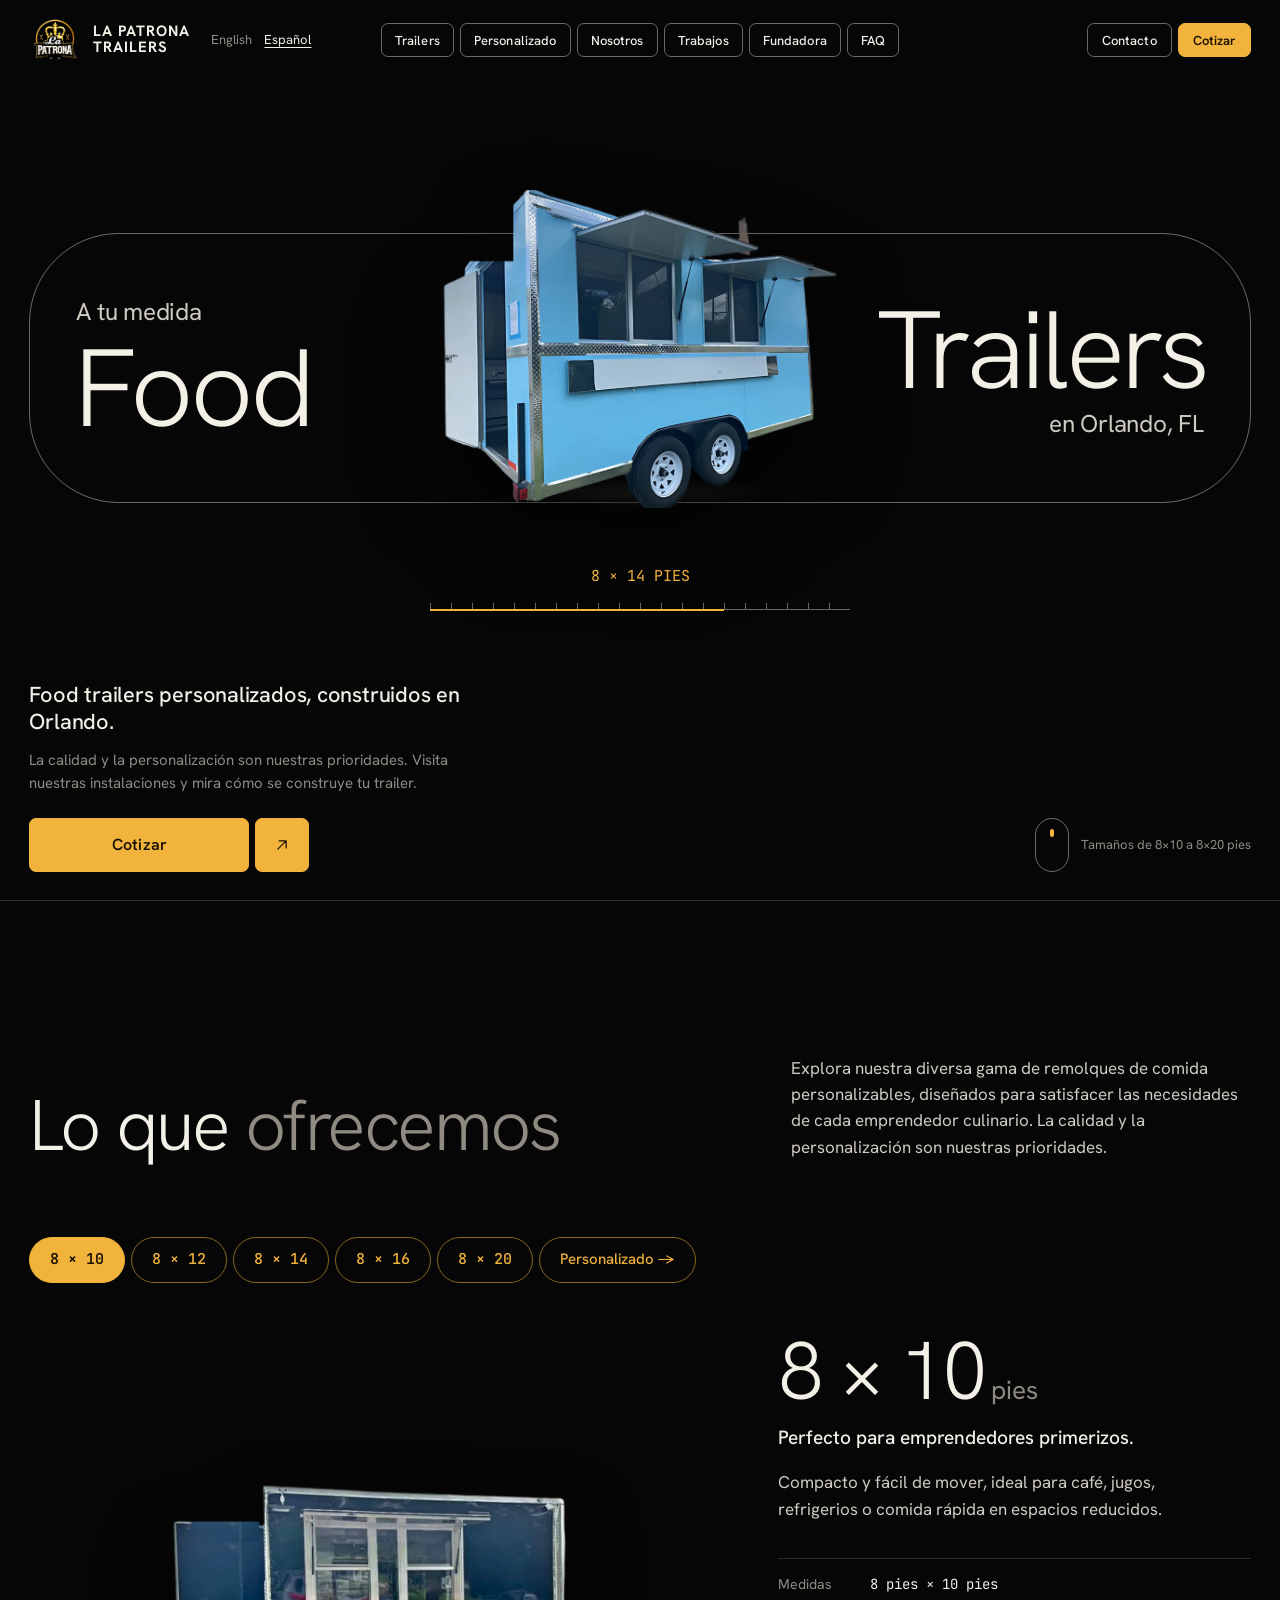
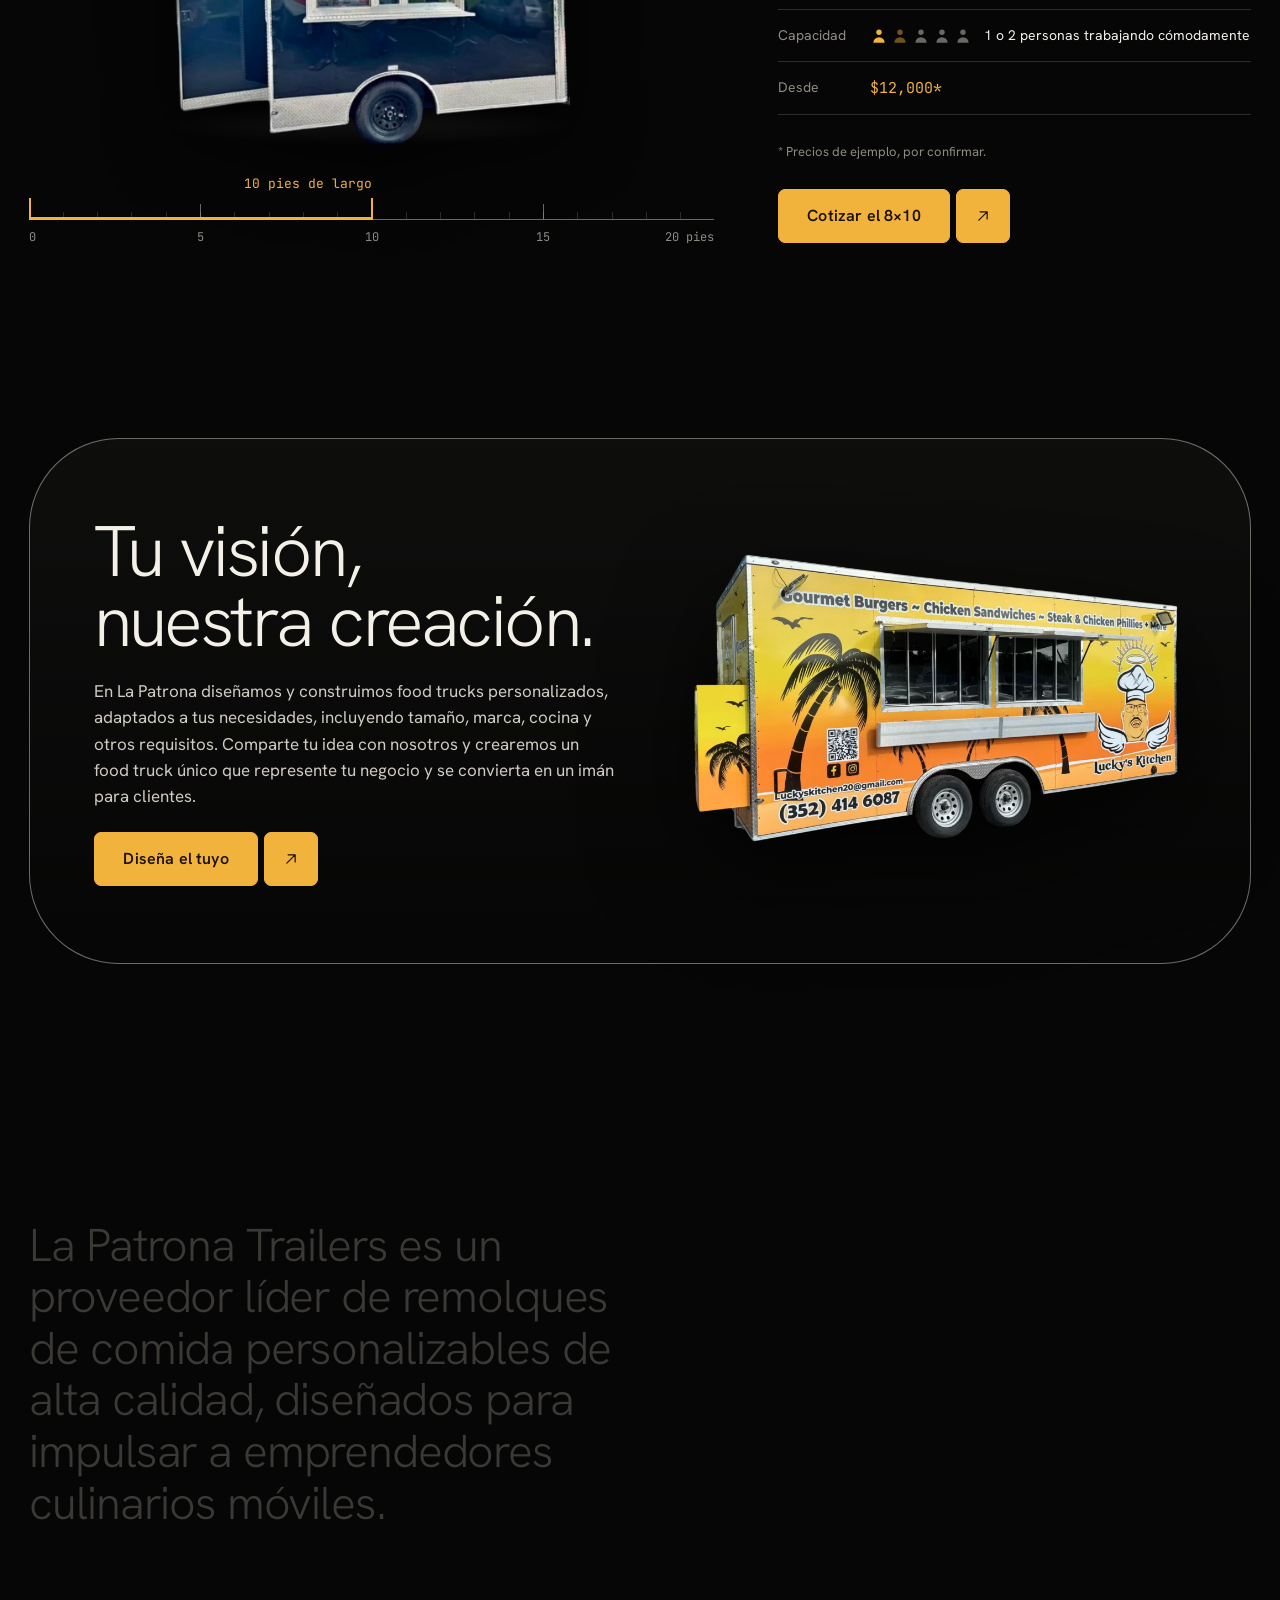
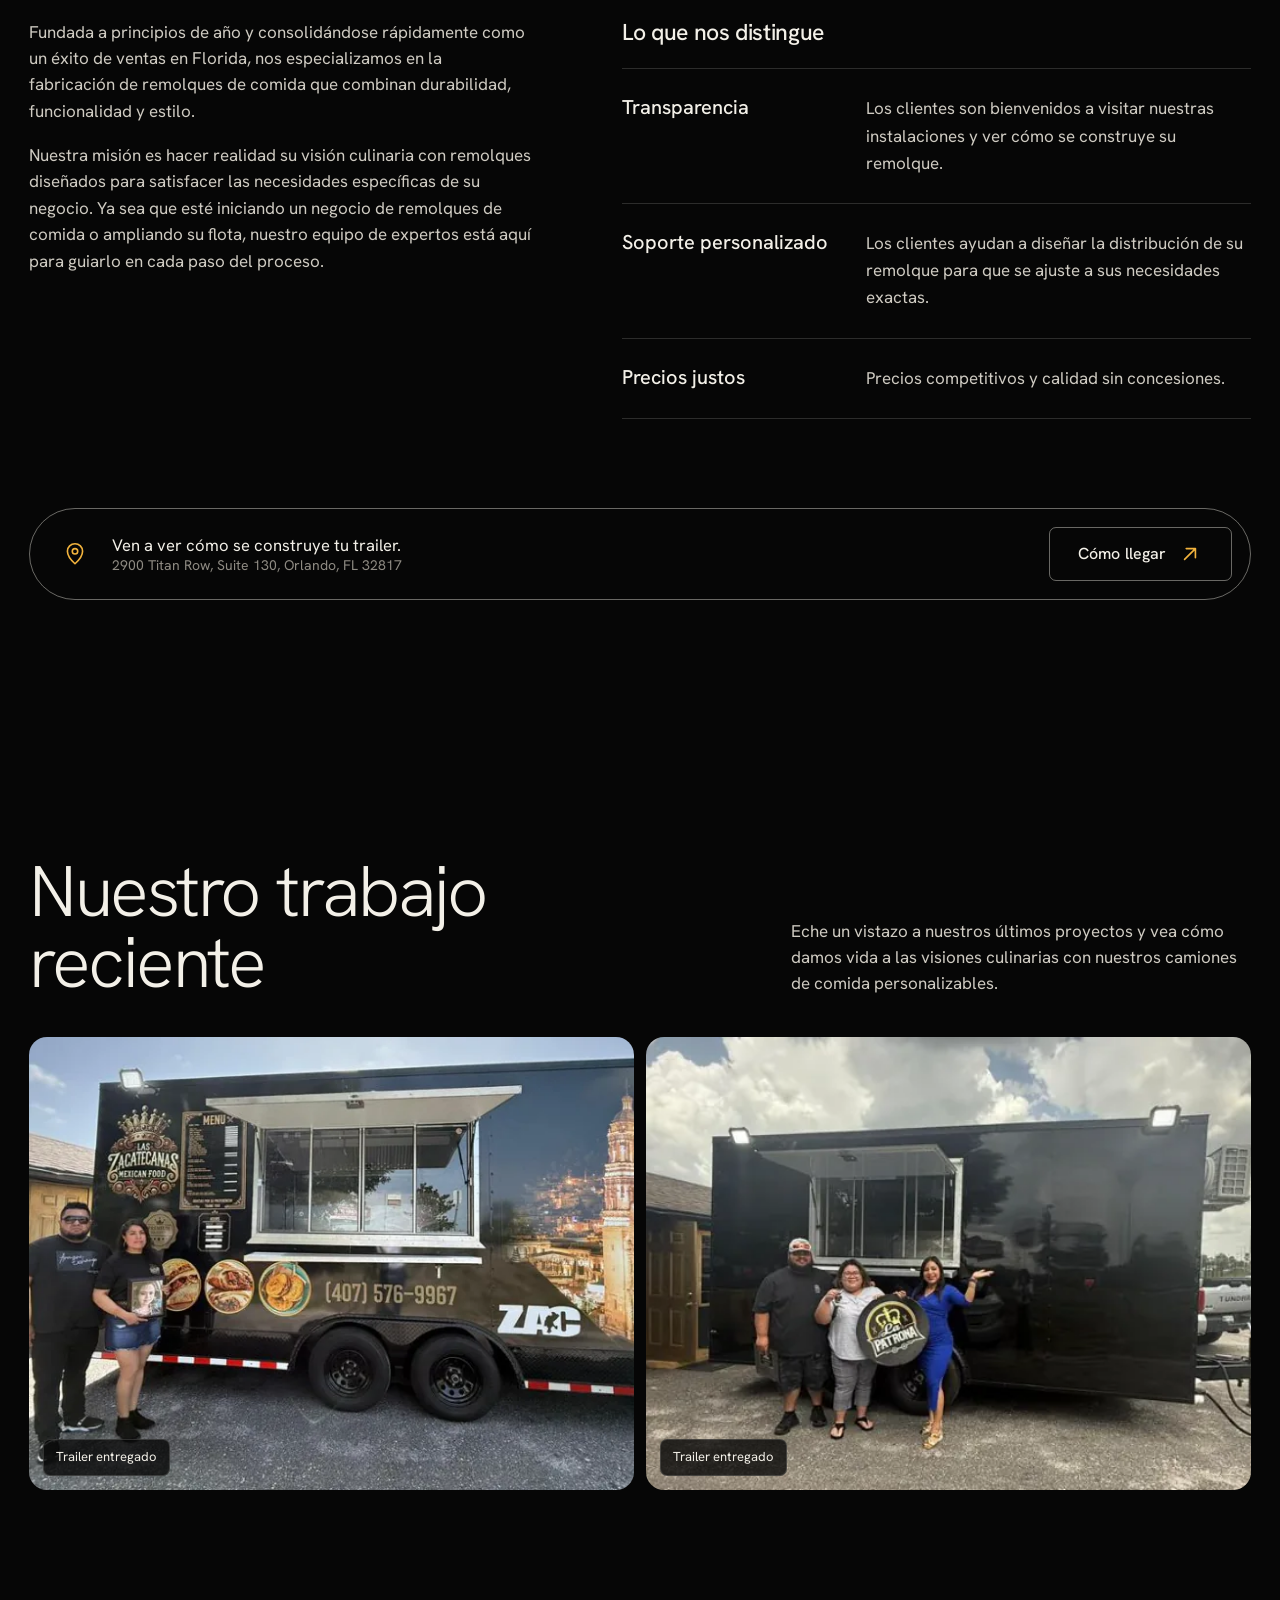
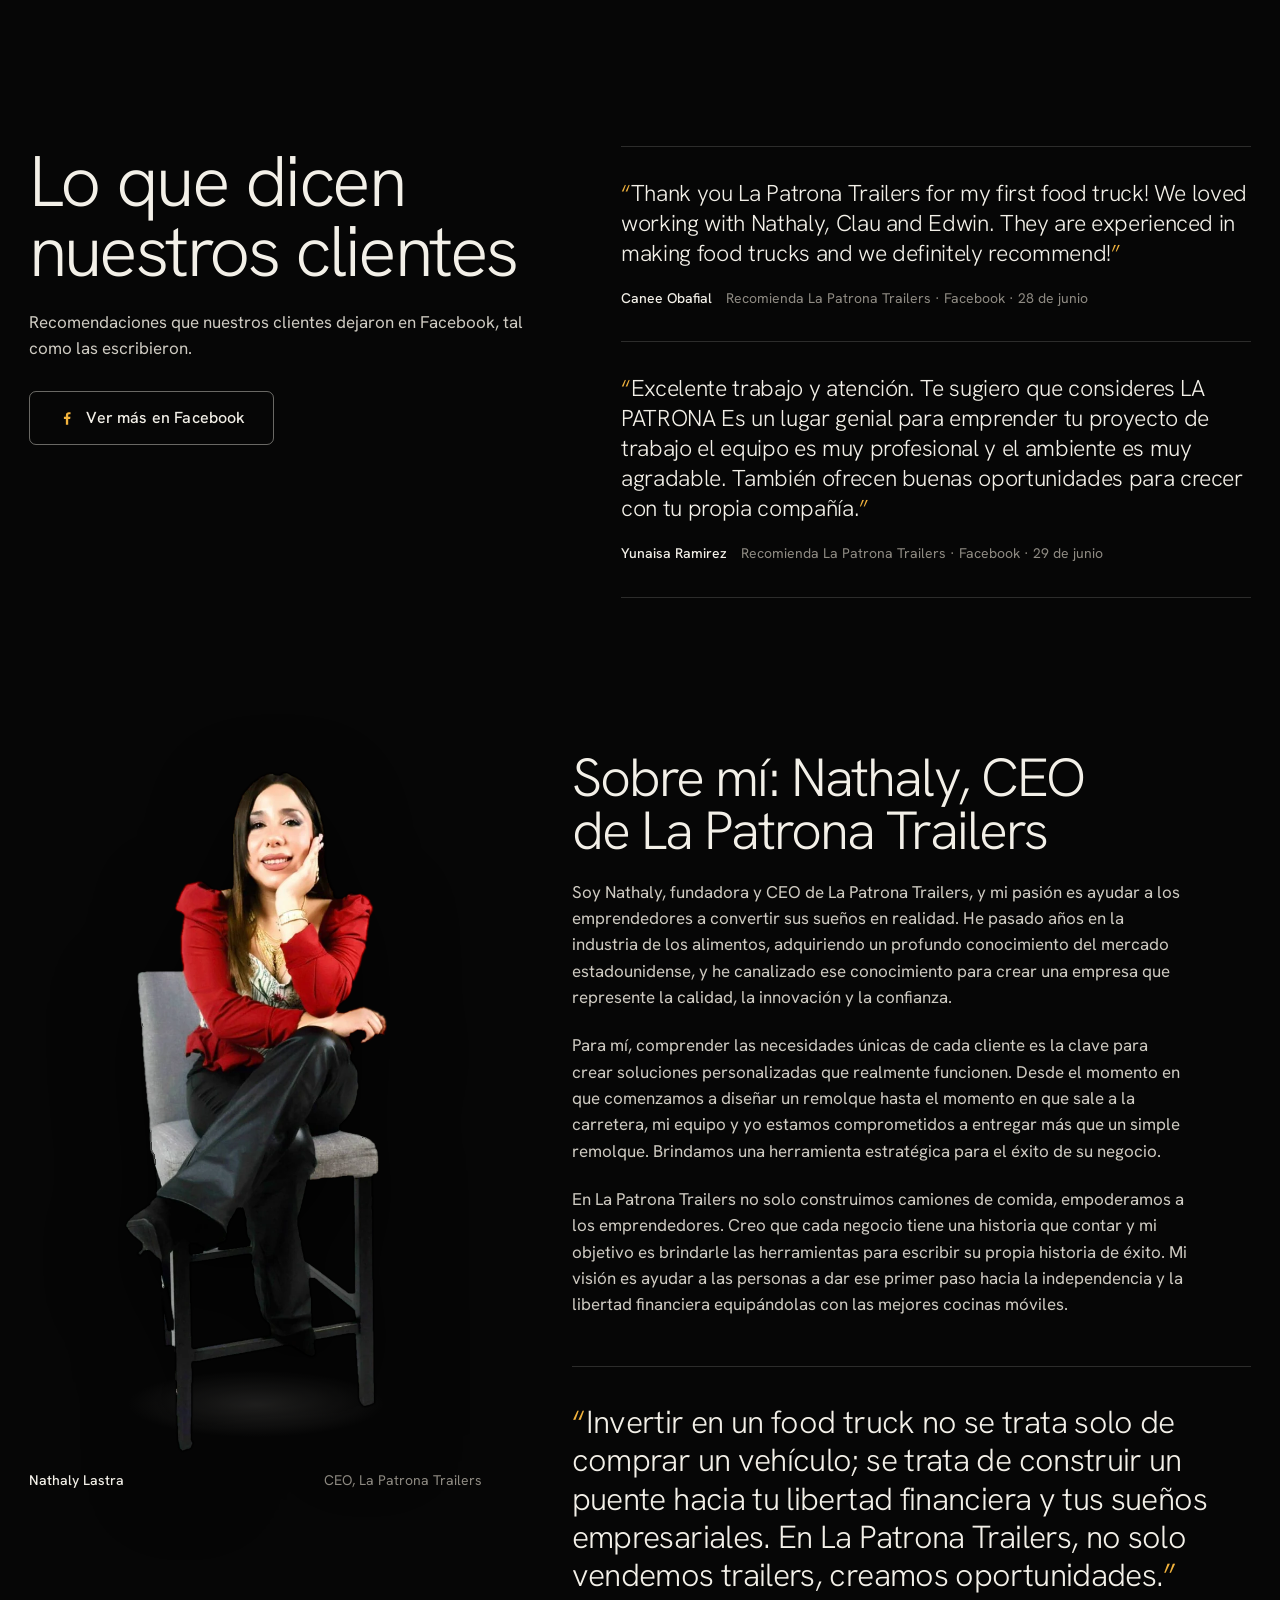
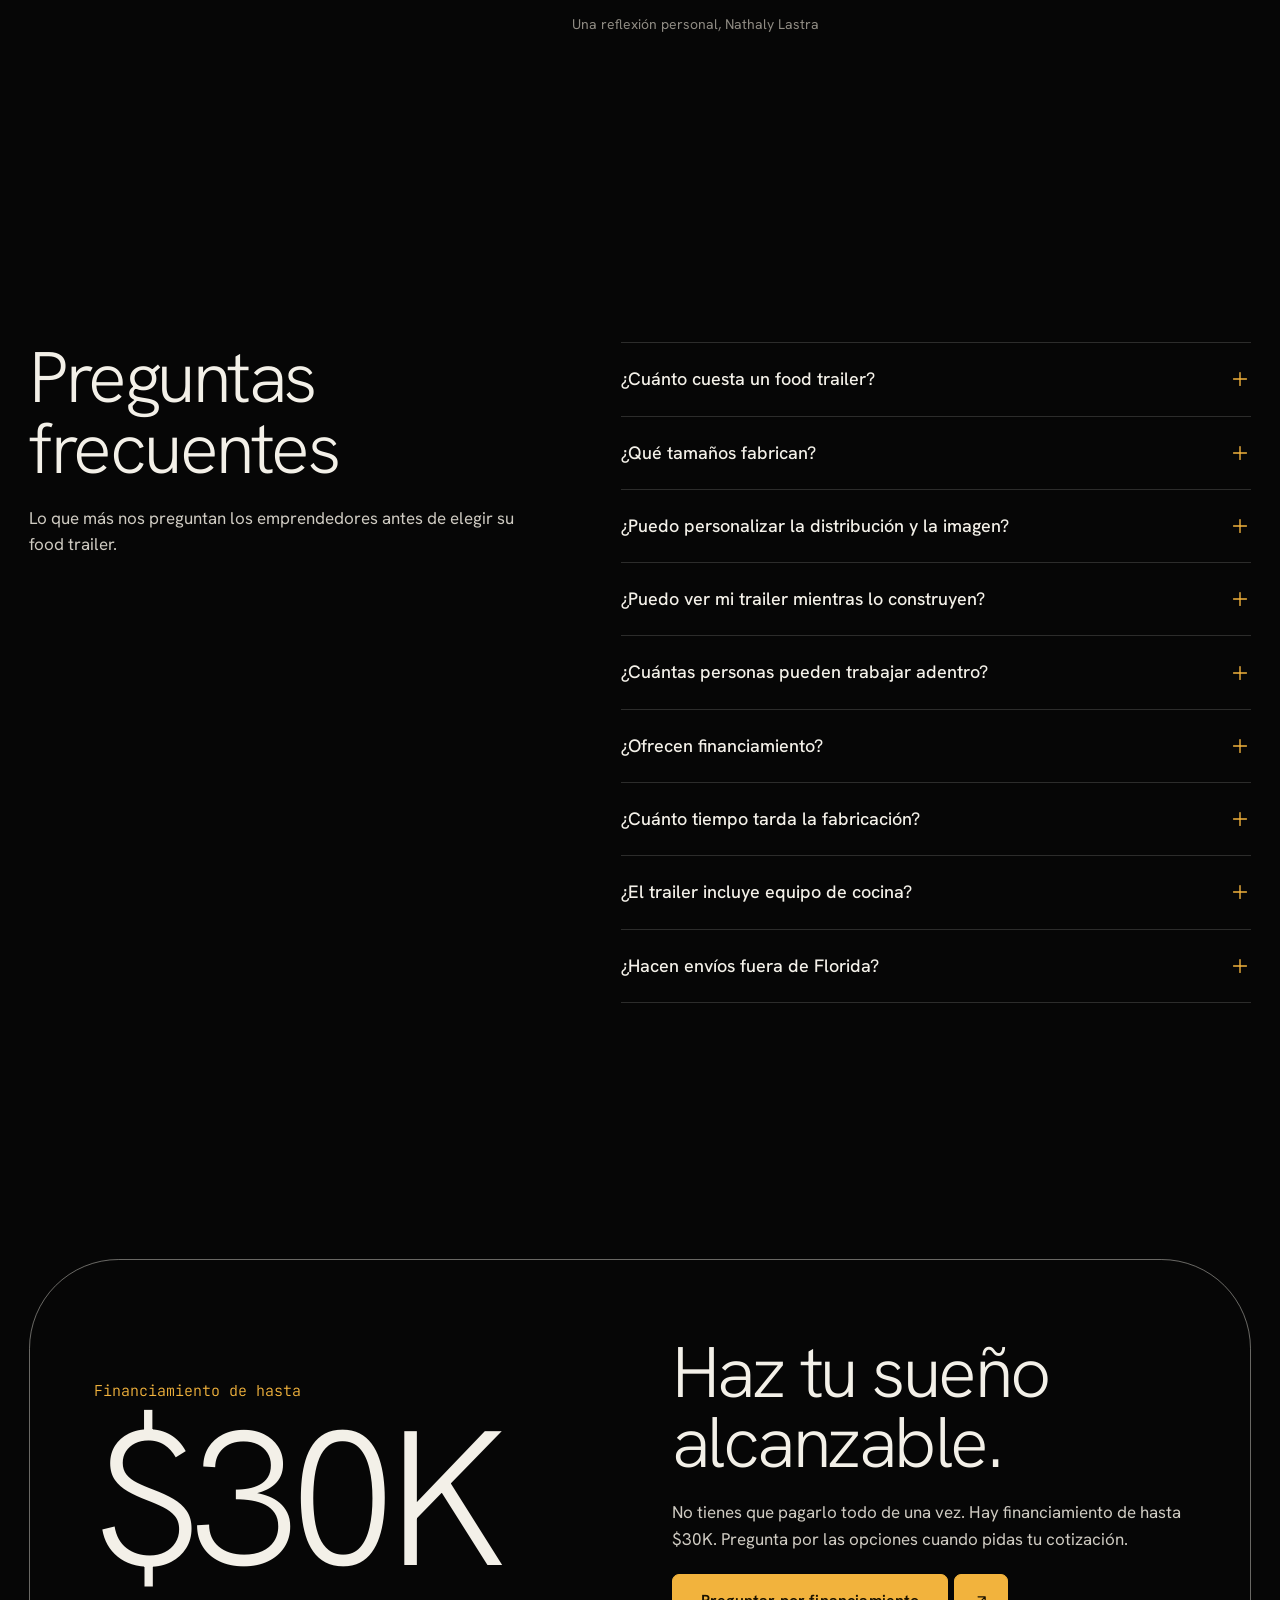
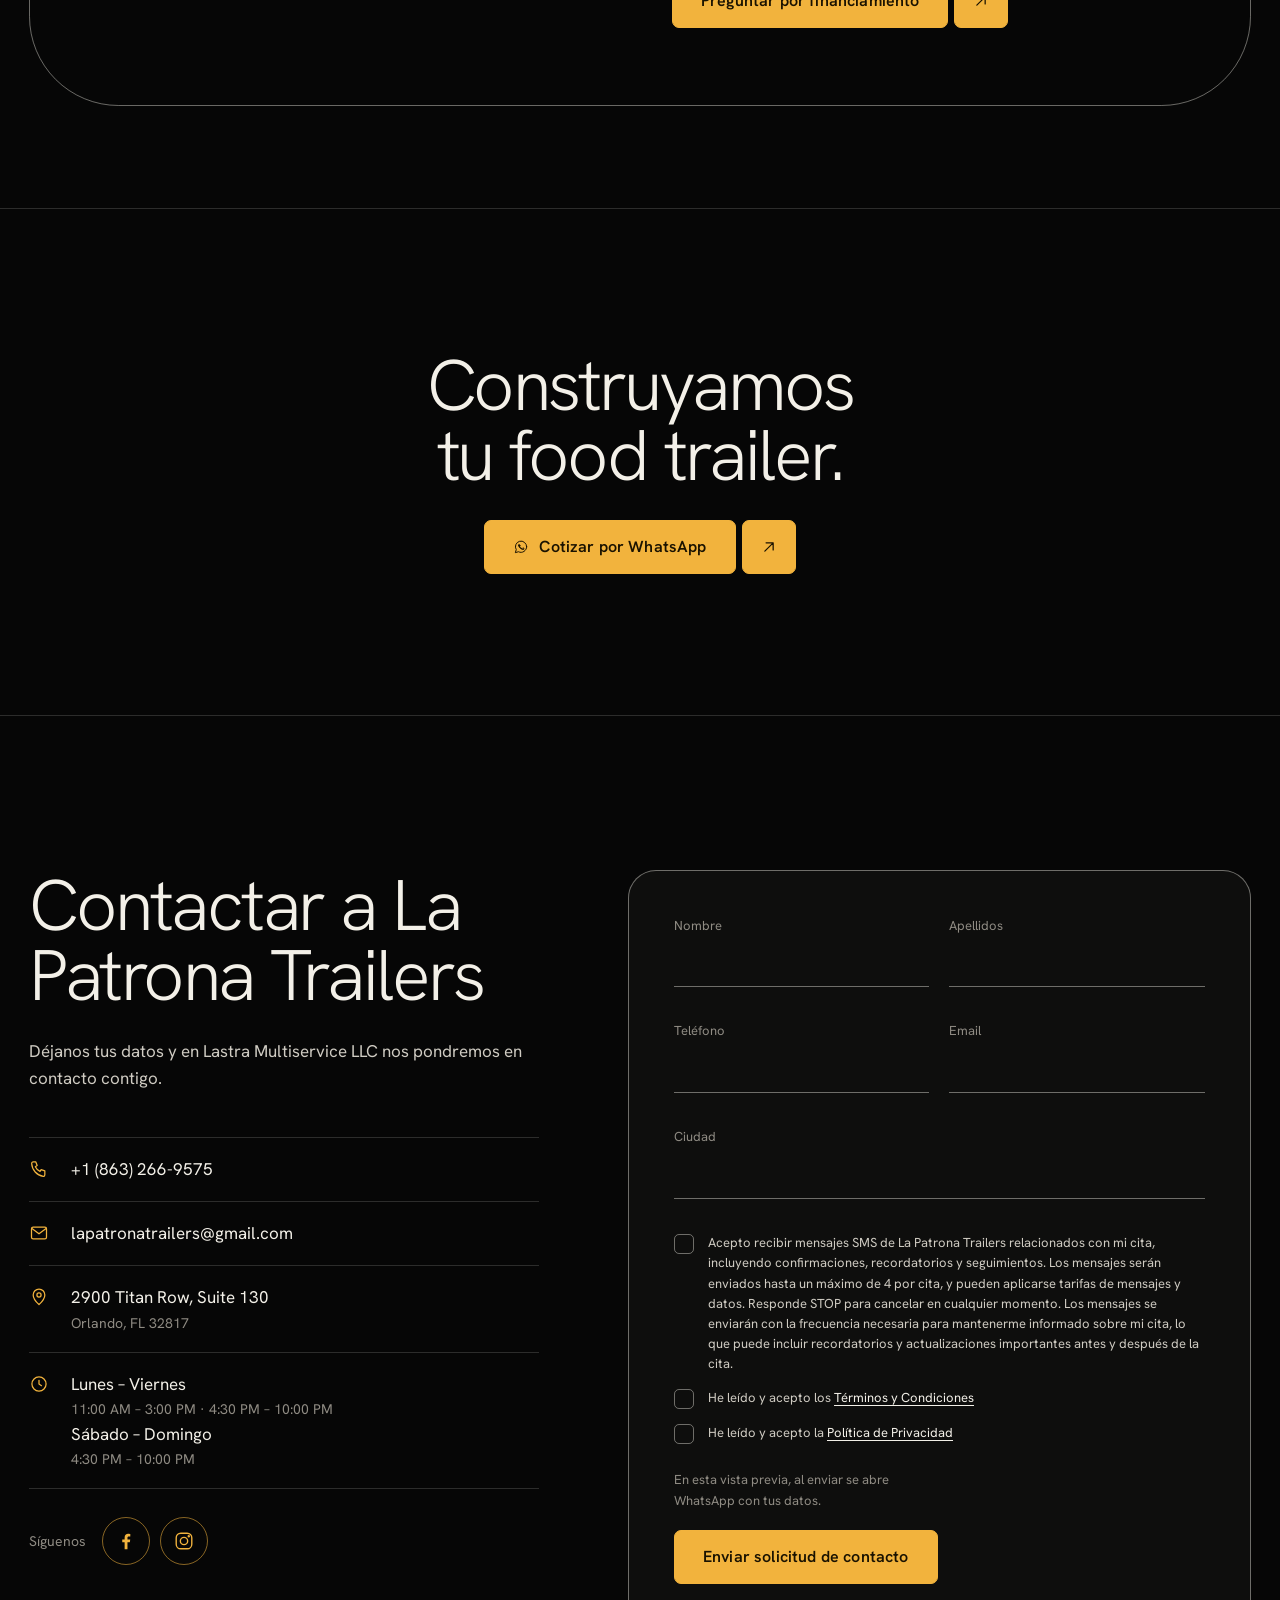
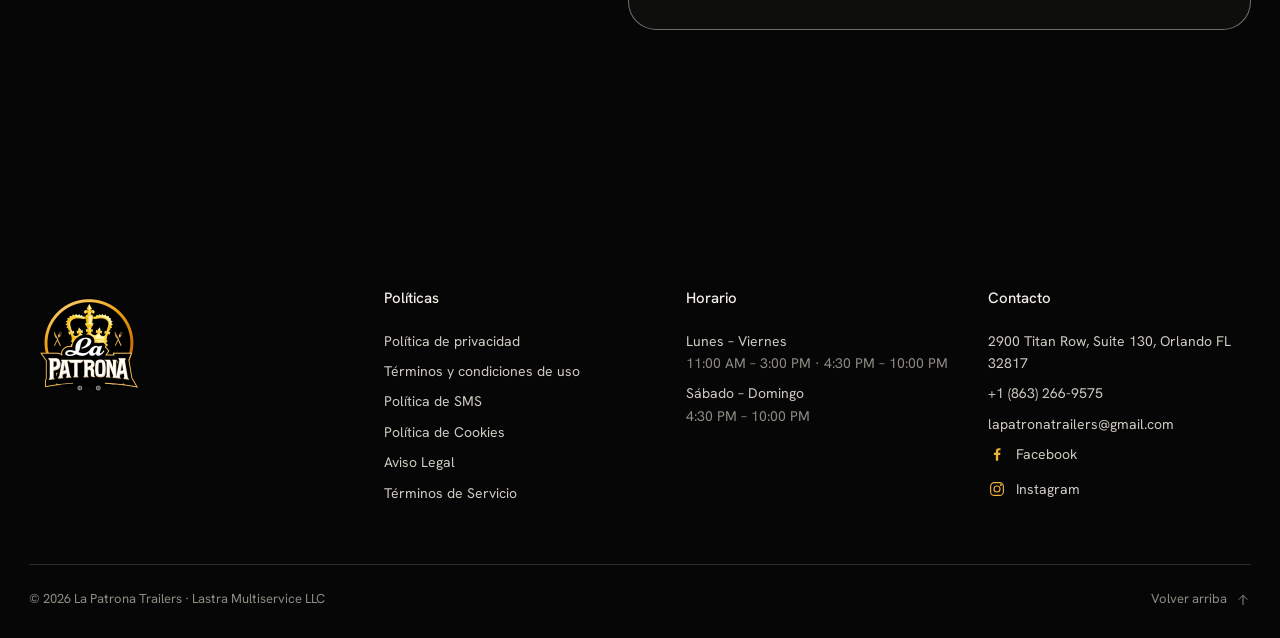
<file: es/index.html>
<!doctype html>
<html lang="es" class="no-js">
<head>
  <meta charset="utf-8">
  <meta name="viewport" content="width=device-width, initial-scale=1">
  <meta name="robots" content="noindex, nofollow">
  <title>La Patrona Trailers | Food trailers personalizados en Orlando, FL</title>
  <meta name="description" content="Remolques de comida personalizables de 8×10 a 8×20 pies, diseñados y construidos en Orlando, Florida. Visita nuestras instalaciones y mira cómo se construye tu trailer.">
  <meta name="theme-color" content="#060606">
  <link rel="alternate" hreflang="en" href="../">
  <link rel="alternate" hreflang="es" href="../es/">
  <link rel="icon" type="image/png" href="../assets/img/favicon.png">
  <link rel="preconnect" href="https://fonts.googleapis.com">
  <link rel="preconnect" href="https://fonts.gstatic.com" crossorigin>
  <link rel="stylesheet" href="https://fonts.googleapis.com/css2?family=Hanken+Grotesk:wght@300;400;500;600;700&family=JetBrains+Mono:wght@400;500&display=swap">
  <link rel="stylesheet" href="../assets/css/site.css?v=1deacaef">
  <script defer src="../assets/js/site.js?v=e9354b6e"></script>
</head>
<body>
  <a class="skip" href="#main">Ir al contenido</a>

  <header class="site-header">
    <div class="brand-row">
      <a class="brand" href="../es/" aria-label="Inicio de La Patrona Trailers">
        <img src="../assets/img/logo.webp" alt="" width="52" height="52">
        <span>La Patrona<br>Trailers</span>
      </a>
      <nav class="lang" aria-label="Language">
        <a href="../" hreflang="en" lang="en" aria-current="false">English</a>
        <a href="./" hreflang="es" lang="es" aria-current="true">Español</a>
      </nav>
    </div>
    <nav class="nav" aria-label="Main">
      <a class="btn" href="#trailers">Trailers</a>
      <a class="btn" href="#custom">Personalizado</a>
      <a class="btn" href="#about">Nosotros</a>
      <a class="btn" href="#work">Trabajos</a>
      <a class="btn" href="#founder">Fundadora</a>
      <a class="btn" href="#faq">FAQ</a>
    </nav>
    <div class="header-cta">
      <a class="btn" href="#contact">Contacto</a>
      <a class="btn btn-call" href="tel:+18632669575" aria-label="Llamar a La Patrona"><svg class="icon" viewBox="0 0 24 24" fill="none" stroke="currentColor" stroke-width="1.5" stroke-linecap="round" stroke-linejoin="round" aria-hidden="true"><path d="M5 3.5h3.2l1.6 4.4-2.2 1.4a11.5 11.5 0 0 0 5.6 5.6l1.4-2.2 4.4 1.6V19a1.8 1.8 0 0 1-1.9 1.8A16.5 16.5 0 0 1 3.2 5.4 1.8 1.8 0 0 1 5 3.5Z"/></svg></a>
      <a class="btn btn-gold btn-quote" href="https://wa.me/18632669575?text=%C2%A1Hola%21%20Quisiera%20recibir%20m%C3%A1s%20informaci%C3%B3n%20sobre%20los%20food%20trailers." target="_blank" rel="noopener">Cotizar</a>
    </div>
  </header>

  <main id="main">
    <section class="hero">
      <div class="hero-stage">
        <div class="capsule">
          <h1>
            <span class="sr-only">Food Trailers a tu medida en Orlando, FL</span>
            <span class="hero-word hero-left" aria-hidden="true"><small>A tu medida</small>Food</span>
            <span class="hero-word hero-right" aria-hidden="true">Trailers<small>en Orlando, FL</small></span>
          </h1>
          <div class="hero-trailers">
        <img src="../assets/img/trailer-8x14-sm.webp" alt="" data-len="14" data-label="8 × 14 PIES" width="900" height="620" fetchpriority="high">
        <img src="../assets/img/trailer-8x16-sm.webp" alt="" data-len="16" data-label="8 × 16 PIES" width="900" height="620" loading="lazy">
        <img src="../assets/img/trailer-8x20-sm.webp" alt="" data-len="20" data-label="8 × 20 PIES" width="900" height="620" loading="lazy">
        <img src="../assets/img/trailer-8x10-sm.webp" alt="" data-len="10" data-label="8 × 10 PIES" width="900" height="620" loading="lazy">
        <img src="../assets/img/trailer-8x12-sm.webp" alt="" data-len="12" data-label="8 × 12 PIES" width="900" height="620" loading="lazy">
          </div>
          <div class="hero-readout" aria-hidden="true">
            <span class="size mono">8 × 14 PIES</span>
            <div class="ruler-mini"><span></span></div>
          </div>
        </div>
      </div>
      <div class="hero-foot">
        <div class="hero-intro">
          <p>Food trailers personalizados, construidos en Orlando.</p>
          <p>La calidad y la personalización son nuestras prioridades. Visita nuestras instalaciones y mira cómo se construye tu trailer.</p>
          <div class="btn-pair">
            <a class="btn btn-gold btn-lg" href="https://wa.me/18632669575?text=%C2%A1Hola%21%20Quisiera%20recibir%20m%C3%A1s%20informaci%C3%B3n%20sobre%20los%20food%20trailers." target="_blank" rel="noopener">Cotizar</a>
            <a class="btn btn-gold btn-lg btn-square" href="https://wa.me/18632669575?text=%C2%A1Hola%21%20Quisiera%20recibir%20m%C3%A1s%20informaci%C3%B3n%20sobre%20los%20food%20trailers." target="_blank" rel="noopener" aria-hidden="true" tabindex="-1"><svg class="icon" viewBox="0 0 24 24" fill="none" stroke="currentColor" stroke-width="1.5" stroke-linecap="round" stroke-linejoin="round" aria-hidden="true"><path d="M7 17 17 7M8.5 7H17v8.5"/></svg></a>
          </div>
        </div>
        <a class="scroll-cue" href="#trailers"><span class="dot"></span>Tamaños de 8×10 a 8×20 pies</a>
      </div>
    </section>

    <section class="section sizes" id="trailers" aria-labelledby="offer-h">
      <div class="split-head">
        <h2 class="display" id="offer-h">Lo que <em>ofrecemos</em></h2>
        <p class="lede">Explora nuestra diversa gama de remolques de comida personalizables, diseñados para satisfacer las necesidades de cada emprendedor culinario. La calidad y la personalización son nuestras prioridades.</p>
      </div>
      <div class="size-tabs" role="tablist" aria-label="Tamaños de trailer">
        <button type="button" role="tab" id="tab-8x10" aria-controls="size-8x10" aria-selected="true">8 × 10</button>
        <button type="button" role="tab" id="tab-8x12" aria-controls="size-8x12" aria-selected="false">8 × 12</button>
        <button type="button" role="tab" id="tab-8x14" aria-controls="size-8x14" aria-selected="false">8 × 14</button>
        <button type="button" role="tab" id="tab-8x16" aria-controls="size-8x16" aria-selected="false">8 × 16</button>
        <button type="button" role="tab" id="tab-8x20" aria-controls="size-8x20" aria-selected="false">8 × 20</button>
        <button type="button" class="custom" data-jump="#custom">Personalizado →</button>
      </div>
      <div class="size-panels">
      <article class="size-panel" id="size-8x10" role="tabpanel" aria-labelledby="tab-8x10" tabindex="0">
        <div class="size-visual">
          <div class="photo"><img src="../assets/img/trailer-8x10.webp" alt="8 × 10 pies food trailer" style="--scale:58%" loading="lazy" width="950" height="700"></div>
          <div class="ruler" style="--len:50%" aria-hidden="true">
            <span class="tag mono">10 pies de largo</span>
            <div class="scale"><span class="fill"></span></div>
            <div class="marks mono"><span>0</span><span>5</span><span>10</span><span>15</span><span>20 pies</span></div>
          </div>
        </div>
        <div class="size-copy">
          <h3 class="size-name">8 × 10<small>pies</small></h3>
          <p class="size-tagline">Perfecto para emprendedores primerizos.</p>
          <p class="size-desc">Compacto y fácil de mover, ideal para café, jugos, refrigerios o comida rápida en espacios reducidos.</p>
          <dl class="spec">
            <dt>Medidas</dt><dd class="mono">8 pies × 10 pies</dd>
            <dt>Capacidad</dt><dd><span class="crew"><svg class="icon" viewBox="0 0 24 24" fill="currentColor" stroke="none" aria-hidden="true"><circle cx="12" cy="7" r="3.6"/><path d="M4.5 21a7.5 7.5 0 0 1 15 0Z"/></svg><svg class="icon maybe" viewBox="0 0 24 24" fill="currentColor" stroke="none" aria-hidden="true"><circle cx="12" cy="7" r="3.6"/><path d="M4.5 21a7.5 7.5 0 0 1 15 0Z"/></svg><svg class="icon off" viewBox="0 0 24 24" fill="currentColor" stroke="none" aria-hidden="true"><circle cx="12" cy="7" r="3.6"/><path d="M4.5 21a7.5 7.5 0 0 1 15 0Z"/></svg><svg class="icon off" viewBox="0 0 24 24" fill="currentColor" stroke="none" aria-hidden="true"><circle cx="12" cy="7" r="3.6"/><path d="M4.5 21a7.5 7.5 0 0 1 15 0Z"/></svg><svg class="icon off" viewBox="0 0 24 24" fill="currentColor" stroke="none" aria-hidden="true"><circle cx="12" cy="7" r="3.6"/><path d="M4.5 21a7.5 7.5 0 0 1 15 0Z"/></svg></span><span>1 o 2 personas trabajando cómodamente</span></dd>
            <dt>Desde</dt><dd><span class="price mono">$12,000*</span></dd>
          </dl>
          <p class="price-note">* Precios de ejemplo, por confirmar.</p>
          <div class="btn-pair">
            <a class="btn btn-gold btn-lg" href="https://wa.me/18632669575?text=%C2%A1Hola%21%20Quisiera%20una%20cotizaci%C3%B3n%20del%20food%20trailer%20de%208%C3%9710%20pies." target="_blank" rel="noopener" data-track="quote_8x10">Cotizar el 8×10</a>
            <a class="btn btn-gold btn-lg btn-square" href="https://wa.me/18632669575?text=%C2%A1Hola%21%20Quisiera%20una%20cotizaci%C3%B3n%20del%20food%20trailer%20de%208%C3%9710%20pies." target="_blank" rel="noopener" aria-hidden="true" tabindex="-1" data-track="quote_8x10"><svg class="icon" viewBox="0 0 24 24" fill="none" stroke="currentColor" stroke-width="1.5" stroke-linecap="round" stroke-linejoin="round" aria-hidden="true"><path d="M7 17 17 7M8.5 7H17v8.5"/></svg></a>
          </div>
        </div>
      </article>
      <article class="size-panel" id="size-8x12" role="tabpanel" aria-labelledby="tab-8x12" tabindex="0">
        <div class="size-visual">
          <div class="photo"><img src="../assets/img/trailer-8x12.webp" alt="8 × 12 pies food trailer" style="--scale:66%" loading="lazy" width="950" height="700"></div>
          <div class="ruler" style="--len:60%" aria-hidden="true">
            <span class="tag mono">12 pies de largo</span>
            <div class="scale"><span class="fill"></span></div>
            <div class="marks mono"><span>0</span><span>5</span><span>10</span><span>15</span><span>20 pies</span></div>
          </div>
        </div>
        <div class="size-copy">
          <h3 class="size-name">8 × 12<small>pies</small></h3>
          <p class="size-tagline">Versátil y funcional.</p>
          <p class="size-desc">Ofrece espacio adicional para equipos y almacenamiento, manteniendo al mismo tiempo una gran movilidad. Una excelente opción para negocios en ferias, plazas o patios de comidas.</p>
          <dl class="spec">
            <dt>Medidas</dt><dd class="mono">8 pies × 12 pies</dd>
            <dt>Capacidad</dt><dd><span class="crew"><svg class="icon" viewBox="0 0 24 24" fill="currentColor" stroke="none" aria-hidden="true"><circle cx="12" cy="7" r="3.6"/><path d="M4.5 21a7.5 7.5 0 0 1 15 0Z"/></svg><svg class="icon" viewBox="0 0 24 24" fill="currentColor" stroke="none" aria-hidden="true"><circle cx="12" cy="7" r="3.6"/><path d="M4.5 21a7.5 7.5 0 0 1 15 0Z"/></svg><svg class="icon off" viewBox="0 0 24 24" fill="currentColor" stroke="none" aria-hidden="true"><circle cx="12" cy="7" r="3.6"/><path d="M4.5 21a7.5 7.5 0 0 1 15 0Z"/></svg><svg class="icon off" viewBox="0 0 24 24" fill="currentColor" stroke="none" aria-hidden="true"><circle cx="12" cy="7" r="3.6"/><path d="M4.5 21a7.5 7.5 0 0 1 15 0Z"/></svg><svg class="icon off" viewBox="0 0 24 24" fill="currentColor" stroke="none" aria-hidden="true"><circle cx="12" cy="7" r="3.6"/><path d="M4.5 21a7.5 7.5 0 0 1 15 0Z"/></svg></span><span>2 personas operando</span></dd>
            <dt>Desde</dt><dd><span class="price mono">$15,000*</span></dd>
          </dl>
          <p class="price-note">* Precios de ejemplo, por confirmar.</p>
          <div class="btn-pair">
            <a class="btn btn-gold btn-lg" href="https://wa.me/18632669575?text=%C2%A1Hola%21%20Quisiera%20una%20cotizaci%C3%B3n%20del%20food%20trailer%20de%208%C3%9712%20pies." target="_blank" rel="noopener" data-track="quote_8x12">Cotizar el 8×12</a>
            <a class="btn btn-gold btn-lg btn-square" href="https://wa.me/18632669575?text=%C2%A1Hola%21%20Quisiera%20una%20cotizaci%C3%B3n%20del%20food%20trailer%20de%208%C3%9712%20pies." target="_blank" rel="noopener" aria-hidden="true" tabindex="-1" data-track="quote_8x12"><svg class="icon" viewBox="0 0 24 24" fill="none" stroke="currentColor" stroke-width="1.5" stroke-linecap="round" stroke-linejoin="round" aria-hidden="true"><path d="M7 17 17 7M8.5 7H17v8.5"/></svg></a>
          </div>
        </div>
      </article>
      <article class="size-panel" id="size-8x14" role="tabpanel" aria-labelledby="tab-8x14" tabindex="0">
        <div class="size-visual">
          <div class="photo"><img src="../assets/img/trailer-8x14.webp" alt="8 × 14 pies food trailer" style="--scale:75%" loading="lazy" width="950" height="700"></div>
          <div class="ruler" style="--len:70%" aria-hidden="true">
            <span class="tag mono">14 pies de largo</span>
            <div class="scale"><span class="fill"></span></div>
            <div class="marks mono"><span>0</span><span>5</span><span>10</span><span>15</span><span>20 pies</span></div>
          </div>
        </div>
        <div class="size-copy">
          <h3 class="size-name">8 × 14<small>pies</small></h3>
          <p class="size-tagline">El punto ideal entre tamaño y eficiencia.</p>
          <p class="size-desc">Espacio suficiente para montar una cocina básica completa (plancha, freidora, refrigerador). Perfecto para comida rápida, heladerías o panaderías móviles.</p>
          <dl class="spec">
            <dt>Medidas</dt><dd class="mono">8 pies × 14 pies</dd>
            <dt>Capacidad</dt><dd><span class="crew"><svg class="icon" viewBox="0 0 24 24" fill="currentColor" stroke="none" aria-hidden="true"><circle cx="12" cy="7" r="3.6"/><path d="M4.5 21a7.5 7.5 0 0 1 15 0Z"/></svg><svg class="icon" viewBox="0 0 24 24" fill="currentColor" stroke="none" aria-hidden="true"><circle cx="12" cy="7" r="3.6"/><path d="M4.5 21a7.5 7.5 0 0 1 15 0Z"/></svg><svg class="icon maybe" viewBox="0 0 24 24" fill="currentColor" stroke="none" aria-hidden="true"><circle cx="12" cy="7" r="3.6"/><path d="M4.5 21a7.5 7.5 0 0 1 15 0Z"/></svg><svg class="icon off" viewBox="0 0 24 24" fill="currentColor" stroke="none" aria-hidden="true"><circle cx="12" cy="7" r="3.6"/><path d="M4.5 21a7.5 7.5 0 0 1 15 0Z"/></svg><svg class="icon off" viewBox="0 0 24 24" fill="currentColor" stroke="none" aria-hidden="true"><circle cx="12" cy="7" r="3.6"/><path d="M4.5 21a7.5 7.5 0 0 1 15 0Z"/></svg></span><span>2–3 personas</span></dd>
            <dt>Desde</dt><dd><span class="price mono">$19,000*</span></dd>
          </dl>
          <p class="price-note">* Precios de ejemplo, por confirmar.</p>
          <div class="btn-pair">
            <a class="btn btn-gold btn-lg" href="https://wa.me/18632669575?text=%C2%A1Hola%21%20Quisiera%20una%20cotizaci%C3%B3n%20del%20food%20trailer%20de%208%C3%9714%20pies." target="_blank" rel="noopener" data-track="quote_8x14">Cotizar el 8×14</a>
            <a class="btn btn-gold btn-lg btn-square" href="https://wa.me/18632669575?text=%C2%A1Hola%21%20Quisiera%20una%20cotizaci%C3%B3n%20del%20food%20trailer%20de%208%C3%9714%20pies." target="_blank" rel="noopener" aria-hidden="true" tabindex="-1" data-track="quote_8x14"><svg class="icon" viewBox="0 0 24 24" fill="none" stroke="currentColor" stroke-width="1.5" stroke-linecap="round" stroke-linejoin="round" aria-hidden="true"><path d="M7 17 17 7M8.5 7H17v8.5"/></svg></a>
          </div>
        </div>
      </article>
      <article class="size-panel" id="size-8x16" role="tabpanel" aria-labelledby="tab-8x16" tabindex="0">
        <div class="size-visual">
          <div class="photo"><img src="../assets/img/trailer-8x16.webp" alt="8 × 16 pies food trailer" style="--scale:83%" loading="lazy" width="950" height="700"></div>
          <div class="ruler" style="--len:80%" aria-hidden="true">
            <span class="tag mono">16 pies de largo</span>
            <div class="scale"><span class="fill"></span></div>
            <div class="marks mono"><span>0</span><span>5</span><span>10</span><span>15</span><span>20 pies</span></div>
          </div>
        </div>
        <div class="size-copy">
          <h3 class="size-name">8 × 16<small>pies</small></h3>
          <p class="size-tagline">Espacioso y diseñado para empresas en crecimiento.</p>
          <p class="size-desc">Tiene capacidad para múltiples electrodomésticos industriales y un mayor flujo de clientes. Recomendado para quienes buscan profesionalizar sus operaciones y atender eventos de mayor envergadura.</p>
          <dl class="spec">
            <dt>Medidas</dt><dd class="mono">8 pies × 16 pies</dd>
            <dt>Capacidad</dt><dd><span class="crew"><svg class="icon" viewBox="0 0 24 24" fill="currentColor" stroke="none" aria-hidden="true"><circle cx="12" cy="7" r="3.6"/><path d="M4.5 21a7.5 7.5 0 0 1 15 0Z"/></svg><svg class="icon" viewBox="0 0 24 24" fill="currentColor" stroke="none" aria-hidden="true"><circle cx="12" cy="7" r="3.6"/><path d="M4.5 21a7.5 7.5 0 0 1 15 0Z"/></svg><svg class="icon" viewBox="0 0 24 24" fill="currentColor" stroke="none" aria-hidden="true"><circle cx="12" cy="7" r="3.6"/><path d="M4.5 21a7.5 7.5 0 0 1 15 0Z"/></svg><svg class="icon maybe" viewBox="0 0 24 24" fill="currentColor" stroke="none" aria-hidden="true"><circle cx="12" cy="7" r="3.6"/><path d="M4.5 21a7.5 7.5 0 0 1 15 0Z"/></svg><svg class="icon off" viewBox="0 0 24 24" fill="currentColor" stroke="none" aria-hidden="true"><circle cx="12" cy="7" r="3.6"/><path d="M4.5 21a7.5 7.5 0 0 1 15 0Z"/></svg></span><span>3–4 personas</span></dd>
            <dt>Desde</dt><dd><span class="price mono">$24,000*</span></dd>
          </dl>
          <p class="price-note">* Precios de ejemplo, por confirmar.</p>
          <div class="btn-pair">
            <a class="btn btn-gold btn-lg" href="https://wa.me/18632669575?text=%C2%A1Hola%21%20Quisiera%20una%20cotizaci%C3%B3n%20del%20food%20trailer%20de%208%C3%9716%20pies." target="_blank" rel="noopener" data-track="quote_8x16">Cotizar el 8×16</a>
            <a class="btn btn-gold btn-lg btn-square" href="https://wa.me/18632669575?text=%C2%A1Hola%21%20Quisiera%20una%20cotizaci%C3%B3n%20del%20food%20trailer%20de%208%C3%9716%20pies." target="_blank" rel="noopener" aria-hidden="true" tabindex="-1" data-track="quote_8x16"><svg class="icon" viewBox="0 0 24 24" fill="none" stroke="currentColor" stroke-width="1.5" stroke-linecap="round" stroke-linejoin="round" aria-hidden="true"><path d="M7 17 17 7M8.5 7H17v8.5"/></svg></a>
          </div>
        </div>
      </article>
      <article class="size-panel" id="size-8x20" role="tabpanel" aria-labelledby="tab-8x20" tabindex="0">
        <div class="size-visual">
          <div class="photo"><img src="../assets/img/trailer-8x20.webp" alt="8 × 20 pies food trailer" style="--scale:100%" loading="lazy" width="950" height="700"></div>
          <div class="ruler" style="--len:100%" aria-hidden="true">
            <span class="tag mono">20 pies de largo</span>
            <div class="scale"><span class="fill"></span></div>
            <div class="marks mono"><span>0</span><span>5</span><span>10</span><span>15</span><span>20 pies</span></div>
          </div>
        </div>
        <div class="size-copy">
          <h3 class="size-name">8 × 20<small>pies</small></h3>
          <p class="size-tagline">Diseñado para negocios consolidados.</p>
          <p class="size-desc">Amplio espacio, almacenamiento adicional y flujo constante de clientes. Perfecto para restaurantes móviles, pizzerías o cocinas con menús variados.</p>
          <dl class="spec">
            <dt>Medidas</dt><dd class="mono">8 pies × 20 pies</dd>
            <dt>Capacidad</dt><dd><span class="crew"><svg class="icon" viewBox="0 0 24 24" fill="currentColor" stroke="none" aria-hidden="true"><circle cx="12" cy="7" r="3.6"/><path d="M4.5 21a7.5 7.5 0 0 1 15 0Z"/></svg><svg class="icon" viewBox="0 0 24 24" fill="currentColor" stroke="none" aria-hidden="true"><circle cx="12" cy="7" r="3.6"/><path d="M4.5 21a7.5 7.5 0 0 1 15 0Z"/></svg><svg class="icon" viewBox="0 0 24 24" fill="currentColor" stroke="none" aria-hidden="true"><circle cx="12" cy="7" r="3.6"/><path d="M4.5 21a7.5 7.5 0 0 1 15 0Z"/></svg><svg class="icon" viewBox="0 0 24 24" fill="currentColor" stroke="none" aria-hidden="true"><circle cx="12" cy="7" r="3.6"/><path d="M4.5 21a7.5 7.5 0 0 1 15 0Z"/></svg><svg class="icon maybe" viewBox="0 0 24 24" fill="currentColor" stroke="none" aria-hidden="true"><circle cx="12" cy="7" r="3.6"/><path d="M4.5 21a7.5 7.5 0 0 1 15 0Z"/></svg></span><span>4–5 personas</span></dd>
            <dt>Desde</dt><dd><span class="price mono">$32,000*</span></dd>
          </dl>
          <p class="price-note">* Precios de ejemplo, por confirmar.</p>
          <div class="btn-pair">
            <a class="btn btn-gold btn-lg" href="https://wa.me/18632669575?text=%C2%A1Hola%21%20Quisiera%20una%20cotizaci%C3%B3n%20del%20food%20trailer%20de%208%C3%9720%20pies." target="_blank" rel="noopener" data-track="quote_8x20">Cotizar el 8×20</a>
            <a class="btn btn-gold btn-lg btn-square" href="https://wa.me/18632669575?text=%C2%A1Hola%21%20Quisiera%20una%20cotizaci%C3%B3n%20del%20food%20trailer%20de%208%C3%9720%20pies." target="_blank" rel="noopener" aria-hidden="true" tabindex="-1" data-track="quote_8x20"><svg class="icon" viewBox="0 0 24 24" fill="none" stroke="currentColor" stroke-width="1.5" stroke-linecap="round" stroke-linejoin="round" aria-hidden="true"><path d="M7 17 17 7M8.5 7H17v8.5"/></svg></a>
          </div>
        </div>
      </article>
      </div>
    </section>

    <section class="section-tight custom-band" id="custom" aria-labelledby="custom-h" style="padding-inline: var(--gutter)">
      <div class="custom-frame">
        <div class="custom-copy">
          <h2 class="display" id="custom-h">Tu visión, <em>nuestra creación.</em></h2>
          <p class="lede">En La Patrona diseñamos y construimos food trucks personalizados, adaptados a tus necesidades, incluyendo tamaño, marca, cocina y otros requisitos. Comparte tu idea con nosotros y crearemos un food truck único que represente tu negocio y se convierta en un imán para clientes.</p>
          <div class="btn-pair">
            <a class="btn btn-gold btn-lg" href="https://wa.me/18632669575?text=%C2%A1Hola%21%20Quisiera%20una%20cotizaci%C3%B3n%20de%20un%20food%20trailer%20personalizado." target="_blank" rel="noopener">Diseña el tuyo</a>
            <a class="btn btn-gold btn-lg btn-square" href="https://wa.me/18632669575?text=%C2%A1Hola%21%20Quisiera%20una%20cotizaci%C3%B3n%20de%20un%20food%20trailer%20personalizado." target="_blank" rel="noopener" aria-hidden="true" tabindex="-1"><svg class="icon" viewBox="0 0 24 24" fill="none" stroke="currentColor" stroke-width="1.5" stroke-linecap="round" stroke-linejoin="round" aria-hidden="true"><path d="M7 17 17 7M8.5 7H17v8.5"/></svg></a>
          </div>
        </div>
        <figure class="custom-art"><img src="../assets/img/personalized.webp" alt="Food trailer naranja personalizado construido por La Patrona" loading="lazy" width="1024" height="875"></figure>
      </div>
    </section>

    <section class="section" id="about" aria-label="Nosotros">
      <h2 class="statement">La Patrona Trailers es un proveedor líder de remolques de comida personalizables de alta calidad, diseñados para impulsar a emprendedores culinarios móviles.</h2>
      <div class="about-grid">
        <div>
          <p class="lede">Fundada a principios de año y consolidándose rápidamente como un éxito de ventas en Florida, nos especializamos en la fabricación de remolques de comida que combinan durabilidad, funcionalidad y estilo.</p>
          <p class="lede">Nuestra misión es hacer realidad su visión culinaria con remolques diseñados para satisfacer las necesidades específicas de su negocio. Ya sea que esté iniciando un negocio de remolques de comida o ampliando su flota, nuestro equipo de expertos está aquí para guiarlo en cada paso del proceso.</p>
        </div>
        <div class="apart">
          <h3 class="h3">Lo que nos distingue</h3>
          <ul>
            <li><strong>Transparencia</strong><p>Los clientes son bienvenidos a visitar nuestras instalaciones y ver cómo se construye su remolque.</p></li>
            <li><strong>Soporte personalizado</strong><p>Los clientes ayudan a diseñar la distribución de su remolque para que se ajuste a sus necesidades exactas.</p></li>
            <li><strong>Precios justos</strong><p>Precios competitivos y calidad sin concesiones.</p></li>
          </ul>
        </div>
      </div>
      <div class="visit">
        <svg class="icon" viewBox="0 0 24 24" fill="none" stroke="currentColor" stroke-width="1.5" stroke-linecap="round" stroke-linejoin="round" aria-hidden="true"><path d="M12 21s-7-6.2-7-11.5a7 7 0 0 1 14 0C19 14.8 12 21 12 21Z"/><circle cx="12" cy="9.5" r="2.5"/></svg>
        <p>Ven a ver cómo se construye tu trailer.<span>2900 Titan Row, Suite 130, Orlando, FL 32817</span></p>
        <a class="btn btn-lg" href="https://www.google.com/maps/search/?api=1&query=2900%20Titan%20Row%2C%20Suite%20130%2C%20Orlando%2C%20FL%2032817" target="_blank" rel="noopener">Cómo llegar <svg class="icon" viewBox="0 0 24 24" fill="none" stroke="currentColor" stroke-width="1.5" stroke-linecap="round" stroke-linejoin="round" aria-hidden="true"><path d="M7 17 17 7M8.5 7H17v8.5"/></svg></a>
      </div>
    </section>

    <section class="section-tight" id="work" aria-labelledby="work-h" style="padding-inline: var(--gutter)">
      <div class="work-head">
        <h2 class="display" id="work-h">Nuestro trabajo <em>reciente</em></h2>
        <p class="lede">Eche un vistazo a nuestros últimos proyectos y vea cómo damos vida a las visiones culinarias con nuestros camiones de comida personalizables.</p>
      </div>
      <div class="work-grid">
        <figure><img src="../assets/img/work-1.webp" alt="Clientes con su food trailer negro de La Patrona" loading="lazy" width="653" height="463"><figcaption>Trailer entregado</figcaption></figure>
        <figure><img src="../assets/img/work-2.webp" alt="Clientes recibiendo su food trailer negro" loading="lazy" width="550" height="393"><figcaption>Trailer entregado</figcaption></figure>
      </div>
    </section>

    <section class="section" aria-labelledby="rev-h">
      <div class="reviews">
        <div>
          <h2 class="display" id="rev-h">Lo que dicen nuestros <em>clientes</em></h2>
          <p class="lede">Recomendaciones que nuestros clientes dejaron en Facebook, tal como las escribieron.</p>
          <div class="btn-pair">
            <a class="btn btn-lg" href="https://www.facebook.com/LaPatronaTrailersOFICIAL/" target="_blank" rel="noopener"><svg class="icon" viewBox="0 0 24 24" fill="currentColor" stroke="none" aria-hidden="true"><path d="M13.6 21v-7.6h2.6l.4-3h-3V8.5c0-.9.3-1.5 1.5-1.5h1.6V4.3a21 21 0 0 0-2.3-.1c-2.3 0-3.9 1.4-3.9 4v2.2H7.9v3h2.6V21h3.1Z"/></svg> Ver más en Facebook</a>
          </div>
        </div>
        <div class="review-list">
          <figure class="review" lang="en">
            <blockquote><p>Thank you La Patrona Trailers for my first food truck! We loved working with Nathaly, Clau and Edwin. They are experienced in making food trucks and we definitely recommend!</p></blockquote>
            <figcaption><strong>Canee Obafial</strong><span>Recomienda La Patrona Trailers · Facebook · 28 de junio</span></figcaption>
          </figure>
          <figure class="review" lang="es">
            <blockquote><p>Excelente trabajo y atención. Te sugiero que consideres LA PATRONA Es un lugar genial para emprender tu proyecto de trabajo el equipo es muy profesional y el ambiente es muy agradable. También ofrecen buenas oportunidades para crecer con tu propia compañía.</p></blockquote>
            <figcaption><strong>Yunaisa Ramirez</strong><span>Recomienda La Patrona Trailers · Facebook · 29 de junio</span></figcaption>
          </figure>
        </div>
      </div>
    </section>

    <section class="section" id="founder" aria-labelledby="founder-h" style="padding-top:0">
      <div class="founder">
        <figure class="founder-photo">
          <div class="stage"><img src="../assets/img/nathaly-cutout.webp" alt="Nathaly Lastra, fundadora y CEO de La Patrona Trailers" loading="lazy" width="495" height="1271"></div>
          <figcaption><strong>Nathaly Lastra</strong><span>CEO, La Patrona Trailers</span></figcaption>
        </figure>
        <div class="founder-copy">
          <h2 class="display" id="founder-h" style="font-size:clamp(36px,4.2vw,72px)">Sobre mí: Nathaly, <em>CEO de La Patrona Trailers</em></h2>
          <p class="lede">Soy Nathaly, fundadora y CEO de La Patrona Trailers, y mi pasión es ayudar a los emprendedores a convertir sus sueños en realidad. He pasado años en la industria de los alimentos, adquiriendo un profundo conocimiento del mercado estadounidense, y he canalizado ese conocimiento para crear una empresa que represente la calidad, la innovación y la confianza.</p>
          <p class="lede">Para mí, comprender las necesidades únicas de cada cliente es la clave para crear soluciones personalizadas que realmente funcionen. Desde el momento en que comenzamos a diseñar un remolque hasta el momento en que sale a la carretera, mi equipo y yo estamos comprometidos a entregar más que un simple remolque. Brindamos una herramienta estratégica para el éxito de su negocio.</p>
          <p class="lede">En La Patrona Trailers no solo construimos camiones de comida, empoderamos a los emprendedores. Creo que cada negocio tiene una historia que contar y mi objetivo es brindarle las herramientas para escribir su propia historia de éxito. Mi visión es ayudar a las personas a dar ese primer paso hacia la independencia y la libertad financiera equipándolas con las mejores cocinas móviles.</p>
          <blockquote class="quote">
            <p>Invertir en un food truck no se trata solo de comprar un vehículo; se trata de construir un puente hacia tu libertad financiera y tus sueños empresariales. En La Patrona Trailers, no solo vendemos trailers, creamos oportunidades.</p>
            <footer>Una reflexión personal, Nathaly Lastra</footer>
          </blockquote>
        </div>
      </div>
    </section>

    <section class="section" id="faq" aria-labelledby="faq-h">
      <div class="faq">
        <div>
          <h2 class="display" id="faq-h">Preguntas <em>frecuentes</em></h2>
          <p class="lede">Lo que más nos preguntan los emprendedores antes de elegir su food trailer.</p>
        </div>
        <div class="faq-list">
          <details class="faq-item">
            <summary><span>¿Cuánto cuesta un food trailer?</span><svg class="icon" viewBox="0 0 24 24" fill="none" stroke="currentColor" stroke-width="1.5" stroke-linecap="round" aria-hidden="true"><path d="M12 5v14M5 12h14"/></svg></summary>
            <p>Los precios van desde $12,000 el de 8×10 pies hasta $32,000 el de 8×20 pies (precios de ejemplo, por confirmar). El precio final depende del tamaño, el equipo de cocina y la personalización. Pide tu cotización por WhatsApp para un número exacto.</p>
          </details>
          <details class="faq-item">
            <summary><span>¿Qué tamaños fabrican?</span><svg class="icon" viewBox="0 0 24 24" fill="none" stroke="currentColor" stroke-width="1.5" stroke-linecap="round" aria-hidden="true"><path d="M12 5v14M5 12h14"/></svg></summary>
            <p>Fabricamos food trailers de 8×10, 8×12, 8×14, 8×16 y 8×20 pies, además de trailers totalmente personalizados según tu negocio.</p>
          </details>
          <details class="faq-item">
            <summary><span>¿Puedo personalizar la distribución y la imagen?</span><svg class="icon" viewBox="0 0 24 24" fill="none" stroke="currentColor" stroke-width="1.5" stroke-linecap="round" aria-hidden="true"><path d="M12 5v14M5 12h14"/></svg></summary>
            <p>Sí. Diseñamos y construimos cada trailer según tus necesidades, incluyendo tamaño, marca, cocina y otros requisitos. Los clientes ayudan a diseñar la distribución de su trailer.</p>
          </details>
          <details class="faq-item">
            <summary><span>¿Puedo ver mi trailer mientras lo construyen?</span><svg class="icon" viewBox="0 0 24 24" fill="none" stroke="currentColor" stroke-width="1.5" stroke-linecap="round" aria-hidden="true"><path d="M12 5v14M5 12h14"/></svg></summary>
            <p>Sí. Los clientes son bienvenidos a visitar nuestras instalaciones en 2900 Titan Row, Suite 130, Orlando, FL 32817, y ver cómo se construye su trailer.</p>
          </details>
          <details class="faq-item">
            <summary><span>¿Cuántas personas pueden trabajar adentro?</span><svg class="icon" viewBox="0 0 24 24" fill="none" stroke="currentColor" stroke-width="1.5" stroke-linecap="round" aria-hidden="true"><path d="M12 5v14M5 12h14"/></svg></summary>
            <p>Depende del tamaño: 1 o 2 personas en el de 8×10, 2 en el de 8×12, 2–3 en el de 8×14, 3–4 en el de 8×16 y 4–5 en el de 8×20.</p>
          </details>
          <details class="faq-item">
            <summary><span>¿Ofrecen financiamiento?</span><svg class="icon" viewBox="0 0 24 24" fill="none" stroke="currentColor" stroke-width="1.5" stroke-linecap="round" aria-hidden="true"><path d="M12 5v14M5 12h14"/></svg></summary>
            <p>Sí. Hay financiamiento de hasta $30K. Pregunta por las opciones y los requisitos cuando pidas tu cotización.</p>
          </details>
          <details class="faq-item" data-pending>
            <summary><span>¿Cuánto tiempo tarda la fabricación?</span><svg class="icon" viewBox="0 0 24 24" fill="none" stroke="currentColor" stroke-width="1.5" stroke-linecap="round" aria-hidden="true"><path d="M12 5v14M5 12h14"/></svg></summary>
            <p>Respuesta pendiente de confirmar</p>
          </details>
          <details class="faq-item" data-pending>
            <summary><span>¿El trailer incluye equipo de cocina?</span><svg class="icon" viewBox="0 0 24 24" fill="none" stroke="currentColor" stroke-width="1.5" stroke-linecap="round" aria-hidden="true"><path d="M12 5v14M5 12h14"/></svg></summary>
            <p>Respuesta pendiente de confirmar</p>
          </details>
          <details class="faq-item" data-pending>
            <summary><span>¿Hacen envíos fuera de Florida?</span><svg class="icon" viewBox="0 0 24 24" fill="none" stroke="currentColor" stroke-width="1.5" stroke-linecap="round" aria-hidden="true"><path d="M12 5v14M5 12h14"/></svg></summary>
            <p>Respuesta pendiente de confirmar</p>
          </details>
        </div>
      </div>
    </section>

    <section class="section-tight finance-band" id="financing" aria-labelledby="fin-h" style="padding-inline: var(--gutter)">
      <div class="finance-frame">
        <p class="finance-figure" aria-hidden="true"><span class="mono">Financiamiento de hasta</span>$30K</p>
        <div class="finance-copy">
          <h2 class="display" id="fin-h">Haz tu sueño alcanzable.</h2>
          <p class="lede">No tienes que pagarlo todo de una vez. Hay financiamiento de hasta $30K. Pregunta por las opciones cuando pidas tu cotización.</p>
          <div class="btn-pair">
            <a class="btn btn-gold btn-lg" href="https://wa.me/18632669575?text=%C2%A1Hola%21%20Quisiera%20informaci%C3%B3n%20sobre%20el%20financiamiento%20de%20un%20food%20trailer." target="_blank" rel="noopener" data-track="financing">Preguntar por financiamiento</a>
            <a class="btn btn-gold btn-lg btn-square" href="https://wa.me/18632669575?text=%C2%A1Hola%21%20Quisiera%20informaci%C3%B3n%20sobre%20el%20financiamiento%20de%20un%20food%20trailer." target="_blank" rel="noopener" aria-hidden="true" tabindex="-1" data-track="financing"><svg class="icon" viewBox="0 0 24 24" fill="none" stroke="currentColor" stroke-width="1.5" stroke-linecap="round" stroke-linejoin="round" aria-hidden="true"><path d="M7 17 17 7M8.5 7H17v8.5"/></svg></a>
          </div>
        </div>
      </div>
    </section>

    <section class="cta-band" aria-labelledby="cta-h">
      <h2 class="display" id="cta-h">Construyamos tu <em>food trailer.</em></h2>
      <div class="btn-pair">
        <a class="btn btn-gold btn-lg" href="https://wa.me/18632669575?text=%C2%A1Hola%21%20Quisiera%20recibir%20m%C3%A1s%20informaci%C3%B3n%20sobre%20los%20food%20trailers." target="_blank" rel="noopener"><svg class="icon" viewBox="0 0 24 24" fill="none" stroke="currentColor" stroke-width="1.5" stroke-linecap="round" stroke-linejoin="round" aria-hidden="true"><path d="M20.5 11.6a8.4 8.4 0 0 1-12.3 7.5L3.5 20.5l1.4-4.6A8.4 8.4 0 1 1 20.5 11.6Z"/><path d="M9 9.2c.2 1.9 1.9 4.4 4.6 5.3l1.2-1.2 1.7.8-.4 1.6c-3.6.4-7.4-3.1-7.9-6.6l1.5-.6.9 1.6Z"/></svg> Cotizar por WhatsApp</a>
        <a class="btn btn-gold btn-lg btn-square" href="https://wa.me/18632669575?text=%C2%A1Hola%21%20Quisiera%20recibir%20m%C3%A1s%20informaci%C3%B3n%20sobre%20los%20food%20trailers." target="_blank" rel="noopener" aria-hidden="true" tabindex="-1"><svg class="icon" viewBox="0 0 24 24" fill="none" stroke="currentColor" stroke-width="1.5" stroke-linecap="round" stroke-linejoin="round" aria-hidden="true"><path d="M7 17 17 7M8.5 7H17v8.5"/></svg></a>
      </div>
    </section>

    <section class="section" id="contact" aria-labelledby="contact-h">
      <div class="contact">
        <div class="contact-info">
          <h2 class="display" id="contact-h">Contactar a <em>La Patrona Trailers</em></h2>
          <p class="lede">Déjanos tus datos y en Lastra Multiservice LLC nos pondremos en contacto contigo.</p>
          <ul class="contact-list">
            <li><svg class="icon" viewBox="0 0 24 24" fill="none" stroke="currentColor" stroke-width="1.5" stroke-linecap="round" stroke-linejoin="round" aria-hidden="true"><path d="M5 3.5h3.2l1.6 4.4-2.2 1.4a11.5 11.5 0 0 0 5.6 5.6l1.4-2.2 4.4 1.6V19a1.8 1.8 0 0 1-1.9 1.8A16.5 16.5 0 0 1 3.2 5.4 1.8 1.8 0 0 1 5 3.5Z"/></svg><a href="tel:+18632669575">+1 (863) 266-9575</a></li>
            <li><svg class="icon" viewBox="0 0 24 24" fill="none" stroke="currentColor" stroke-width="1.5" stroke-linecap="round" stroke-linejoin="round" aria-hidden="true"><rect x="3" y="5" width="18" height="14" rx="2"/><path d="m3.5 6.5 8.5 6.5 8.5-6.5"/></svg><a href="mailto:lapatronatrailers@gmail.com">lapatronatrailers@gmail.com</a></li>
            <li><svg class="icon" viewBox="0 0 24 24" fill="none" stroke="currentColor" stroke-width="1.5" stroke-linecap="round" stroke-linejoin="round" aria-hidden="true"><path d="M12 21s-7-6.2-7-11.5a7 7 0 0 1 14 0C19 14.8 12 21 12 21Z"/><circle cx="12" cy="9.5" r="2.5"/></svg><a href="https://www.google.com/maps/search/?api=1&query=2900%20Titan%20Row%2C%20Suite%20130%2C%20Orlando%2C%20FL%2032817" target="_blank" rel="noopener">2900 Titan Row, Suite 130<span>Orlando, FL 32817</span></a></li>
            <li><svg class="icon" viewBox="0 0 24 24" fill="none" stroke="currentColor" stroke-width="1.5" stroke-linecap="round" stroke-linejoin="round" aria-hidden="true"><circle cx="12" cy="12" r="8.5"/><path d="M12 7.5V12l3 2"/></svg><div>Lunes – Viernes<span>11:00 AM – 3:00 PM · 4:30 PM – 10:00 PM</span>Sábado – Domingo<span>4:30 PM – 10:00 PM</span></div></li>
          </ul>
          <div class="social" aria-label="Síguenos">
            <span>Síguenos</span>
            <a href="https://www.facebook.com/LaPatronaTrailersOFICIAL/" target="_blank" rel="noopener" aria-label="Facebook"><svg class="icon" viewBox="0 0 24 24" fill="currentColor" stroke="none" aria-hidden="true"><path d="M13.6 21v-7.6h2.6l.4-3h-3V8.5c0-.9.3-1.5 1.5-1.5h1.6V4.3a21 21 0 0 0-2.3-.1c-2.3 0-3.9 1.4-3.9 4v2.2H7.9v3h2.6V21h3.1Z"/></svg></a>
            <a href="https://www.instagram.com/lapatronatrailers/" target="_blank" rel="noopener" aria-label="Instagram"><svg class="icon" viewBox="0 0 24 24" fill="none" stroke="currentColor" stroke-width="1.5" stroke-linecap="round" stroke-linejoin="round" aria-hidden="true"><rect x="3.5" y="3.5" width="17" height="17" rx="5"/><circle cx="12" cy="12" r="4"/><circle cx="17.2" cy="6.8" r="0.6" fill="currentColor"/></svg></a>
          </div>
        </div>
        <form class="form" novalidate
          data-err-required="Obligatorio." data-err-email="Escribe un email válido." data-err-summary="Completa los campos marcados." data-ok="Abriendo WhatsApp con tus datos…"
          data-wa-intro="¡Hola! Quisiera que La Patrona Trailers me contacte." data-l-name="Nombre" data-l-phone="Teléfono" data-l-email="Email" data-l-city="Ciudad">
          <div class="field"><label for="f-first">Nombre</label><input id="f-first" name="first" autocomplete="given-name" required><span class="err" id="f-first-err" aria-live="polite"></span></div>
          <div class="field"><label for="f-last">Apellidos</label><input id="f-last" name="last" autocomplete="family-name" required><span class="err" id="f-last-err" aria-live="polite"></span></div>
          <div class="field"><label for="f-phone">Teléfono</label><input id="f-phone" name="phone" type="tel" autocomplete="tel" inputmode="tel" required><span class="err" id="f-phone-err" aria-live="polite"></span></div>
          <div class="field"><label for="f-email">Email</label><input id="f-email" name="email" type="email" autocomplete="email" required><span class="err" id="f-email-err" aria-live="polite"></span></div>
          <div class="field full"><label for="f-city">Ciudad</label><input id="f-city" name="city" autocomplete="address-level2" required><span class="err" id="f-city-err" aria-live="polite"></span></div>
          <div class="checks">
            <label class="check"><input type="checkbox" name="sms" id="f-sms"><span>Acepto recibir mensajes SMS de La Patrona Trailers relacionados con mi cita, incluyendo confirmaciones, recordatorios y seguimientos. Los mensajes serán enviados hasta un máximo de 4 por cita, y pueden aplicarse tarifas de mensajes y datos. Responde STOP para cancelar en cualquier momento. Los mensajes se enviarán con la frecuencia necesaria para mantenerme informado sobre mi cita, lo que puede incluir recordatorios y actualizaciones importantes antes y después de la cita.</span></label>
            <label class="check"><input type="checkbox" name="terms" id="f-terms" required><span>He leído y acepto los <a href="https://www.lapatronatrailers.com/es/terminos-y-condiciones/" target="_blank" rel="noopener">Términos y Condiciones</a></span></label>
            <label class="check"><input type="checkbox" name="privacy" id="f-privacy" required><span>He leído y acepto la <a href="https://www.lapatronatrailers.com/es/politica-de-privacidad/" target="_blank" rel="noopener">Política de Privacidad</a></span></label>
          </div>
          <p class="form-status" role="status"></p>
          <div class="form-foot">
            <p>En esta vista previa, al enviar se abre WhatsApp con tus datos.</p>
            <button class="btn btn-gold btn-lg" type="submit">Enviar solicitud de contacto</button>
          </div>
        </form>
      </div>
    </section>
  </main>

  <footer class="site-footer">
    <div class="footer-grid">
      <div><img src="../assets/img/logo.webp" alt="La Patrona Trailers" width="120" height="120" loading="lazy"></div>
      <div>
        <h2>Políticas</h2>
        <ul>
            <li><a href="https://www.lapatronatrailers.com/es/politica-de-privacidad/">Política de privacidad</a></li>
            <li><a href="https://www.lapatronatrailers.com/es/terminos-y-condiciones/">Términos y condiciones de uso</a></li>
            <li><a href="https://www.lapatronatrailers.com/es/politica-de-sms-mensajeria/">Política de SMS</a></li>
            <li><a href="https://www.lapatronatrailers.com/es/politica-de-cookies/">Política de Cookies</a></li>
            <li><a href="https://www.lapatronatrailers.com/es/aviso-legal/">Aviso Legal</a></li>
            <li><a href="https://www.lapatronatrailers.com/es/terminos-de-servicio/">Términos de Servicio</a></li>
        </ul>
      </div>
      <div>
        <h2>Horario</h2>
        <ul>
            <li class="hours">Lunes – Viernes<span>11:00 AM – 3:00 PM · 4:30 PM – 10:00 PM</span></li>
            <li class="hours">Sábado – Domingo<span>4:30 PM – 10:00 PM</span></li>
        </ul>
      </div>
      <div>
        <h2>Contacto</h2>
        <ul>
          <li>2900 Titan Row, Suite 130, Orlando FL 32817</li>
          <li><a href="tel:+18632669575">+1 (863) 266-9575</a></li>
          <li><a href="mailto:lapatronatrailers@gmail.com">lapatronatrailers@gmail.com</a></li>
          <li class="social-links"><a href="https://www.facebook.com/LaPatronaTrailersOFICIAL/" target="_blank" rel="noopener"><svg class="icon" viewBox="0 0 24 24" fill="currentColor" stroke="none" aria-hidden="true"><path d="M13.6 21v-7.6h2.6l.4-3h-3V8.5c0-.9.3-1.5 1.5-1.5h1.6V4.3a21 21 0 0 0-2.3-.1c-2.3 0-3.9 1.4-3.9 4v2.2H7.9v3h2.6V21h3.1Z"/></svg> Facebook</a></li>
          <li class="social-links"><a href="https://www.instagram.com/lapatronatrailers/" target="_blank" rel="noopener"><svg class="icon" viewBox="0 0 24 24" fill="none" stroke="currentColor" stroke-width="1.5" stroke-linecap="round" stroke-linejoin="round" aria-hidden="true"><rect x="3.5" y="3.5" width="17" height="17" rx="5"/><circle cx="12" cy="12" r="4"/><circle cx="17.2" cy="6.8" r="0.6" fill="currentColor"/></svg> Instagram</a></li>
        </ul>
      </div>
    </div>
    <div class="footer-bottom">
      <span>© 2026 La Patrona Trailers · Lastra Multiservice LLC</span>
      <a class="to-top" href="#main">Volver arriba <svg class="icon" viewBox="0 0 24 24" fill="none" stroke="currentColor" stroke-width="1.5" stroke-linecap="round" stroke-linejoin="round" aria-hidden="true"><path d="M12 19V5m-6 6 6-6 6 6"/></svg></a>
    </div>
  </footer>

  <div class="quote-bar">
    <a class="btn btn-gold" href="https://wa.me/18632669575?text=%C2%A1Hola%21%20Quisiera%20recibir%20m%C3%A1s%20informaci%C3%B3n%20sobre%20los%20food%20trailers." target="_blank" rel="noopener"><svg class="icon" viewBox="0 0 24 24" fill="none" stroke="currentColor" stroke-width="1.5" stroke-linecap="round" stroke-linejoin="round" aria-hidden="true"><path d="M20.5 11.6a8.4 8.4 0 0 1-12.3 7.5L3.5 20.5l1.4-4.6A8.4 8.4 0 1 1 20.5 11.6Z"/><path d="M9 9.2c.2 1.9 1.9 4.4 4.6 5.3l1.2-1.2 1.7.8-.4 1.6c-3.6.4-7.4-3.1-7.9-6.6l1.5-.6.9 1.6Z"/></svg> Cotizar</a>
    <a class="btn" href="tel:+18632669575" aria-label="Llamar a La Patrona"><svg class="icon" viewBox="0 0 24 24" fill="none" stroke="currentColor" stroke-width="1.5" stroke-linecap="round" stroke-linejoin="round" aria-hidden="true"><path d="M5 3.5h3.2l1.6 4.4-2.2 1.4a11.5 11.5 0 0 0 5.6 5.6l1.4-2.2 4.4 1.6V19a1.8 1.8 0 0 1-1.9 1.8A16.5 16.5 0 0 1 3.2 5.4 1.8 1.8 0 0 1 5 3.5Z"/></svg></a>
  </div>
</body>
</html>
</file>
<file: assets/css/site.css>
:root {
  --ink: #060606;
  --ink-2: #0e0e0d;
  --ink-3: #171715;
  --bone: #f3f0e8;
  --bone-2: #cfcbc2;
  --dim: #8f8b83;
  --line: rgba(243, 240, 232, 0.16);
  --line-strong: rgba(243, 240, 232, 0.42);
  --gold: #f2b33d;
  --gold-deep: #c98a17;
  --gold-ink: #1a1200;
  --sans: "Hanken Grotesk", "Helvetica Neue", Arial, sans-serif;
  --mono: "JetBrains Mono", ui-monospace, Menlo, Consolas, monospace;
  --gutter: clamp(16px, 2.3vw, 36px);
  --radius-cap: clamp(40px, 7vw, 120px);
  --ease-out: cubic-bezier(0.16, 1, 0.3, 1);
  color-scheme: dark;
}

*, *::before, *::after { box-sizing: border-box; }
html { scroll-behavior: smooth; scroll-padding-top: 88px; -webkit-text-size-adjust: 100%; }
body {
  margin: 0;
  background: var(--ink);
  color: var(--bone-2);
  font: 400 17px/1.6 var(--sans);
  -webkit-font-smoothing: antialiased;
  overflow-x: hidden;
}
img { display: block; max-width: 100%; height: auto; }
a { color: inherit; text-decoration-thickness: 1px; text-underline-offset: 0.22em; }
h1, h2, h3, p, ul, ol, figure, blockquote { margin: 0; }
ul { padding: 0; list-style: none; }
::selection { background: var(--gold); color: var(--gold-ink); }
:focus-visible { outline: 2px solid var(--gold); outline-offset: 3px; border-radius: 4px; }
html { scrollbar-color: #3a3833 var(--ink); }
::-webkit-scrollbar { width: 10px; height: 10px; }
::-webkit-scrollbar-track { background: var(--ink); }
::-webkit-scrollbar-thumb { background: #3a3833; border-radius: 10px; border: 2px solid var(--ink); }

.skip { position: absolute; left: -9999px; top: 8px; background: var(--gold); color: var(--gold-ink); padding: 10px 16px; border-radius: 6px; z-index: 100; }
.skip:focus { left: 8px; }

.mono { font-family: var(--mono); font-variant-numeric: tabular-nums; letter-spacing: 0; }
.icon { width: 1em; height: 1em; flex: none; }

/* ---------- Buttons: hairline capsules + one gold action ---------- */
.btn {
  display: inline-flex; align-items: center; justify-content: center; gap: 10px;
  min-height: 40px; padding: 0 16px;
  font: 500 14px/1 var(--sans); letter-spacing: 0.01em;
  color: var(--bone); text-decoration: none;
  border: 1px solid var(--line-strong); border-radius: 7px;
  background: transparent; cursor: pointer;
  transition: background-color 0.25s var(--ease-out), color 0.25s var(--ease-out), border-color 0.25s var(--ease-out);
}
.btn:hover { background: var(--bone); color: var(--ink); border-color: var(--bone); }
.btn-gold { background: var(--gold); border-color: var(--gold); color: var(--gold-ink); font-weight: 600; }
.btn-gold:hover { background: #ffc85e; border-color: #ffc85e; color: var(--gold-ink); }
.btn-lg { min-height: 54px; padding: 0 28px; font-size: 16px; }
.btn-square { width: 54px; padding: 0; }
.btn-square .icon { width: 20px; height: 20px; transition: transform 0.35s var(--ease-out); }
.btn-pair:hover .btn-square .icon, .btn-square:hover .icon { transform: translate(3px, -3px); }
.btn-pair { display: inline-flex; gap: 6px; }

/* ---------- Header ---------- */
.site-header {
  position: fixed; inset: 0 0 auto 0; z-index: 50;
  display: grid; grid-template-columns: 1fr auto 1fr; align-items: center; gap: 16px;
  padding: 14px var(--gutter);
  transition: background-color 0.4s var(--ease-out), border-color 0.4s var(--ease-out);
  border-bottom: 1px solid transparent;
}
.site-header.is-scrolled { background: rgba(6, 6, 6, 0.86); backdrop-filter: blur(14px); -webkit-backdrop-filter: blur(14px); border-bottom-color: var(--line); }
.brand-row { display: flex; align-items: center; gap: 22px; }
.brand { display: flex; align-items: center; gap: 12px; text-decoration: none; color: var(--bone); }
.brand img { width: 52px; height: 52px; }
.brand span { font-weight: 700; font-size: 15px; letter-spacing: 0.06em; text-transform: uppercase; line-height: 1.05; }
.lang { display: flex; gap: 12px; font-size: 13px; color: var(--dim); }
.lang a { text-decoration: none; }
.lang a[aria-current="true"] { color: var(--bone); text-decoration: underline; }
.lang a:hover { color: var(--bone); }
.nav { display: flex; gap: 6px; }
.nav .btn { min-height: 34px; padding: 0 13px; font-size: 13px; }
.header-cta { display: flex; justify-content: flex-end; gap: 6px; }
.header-cta .btn { min-height: 34px; padding: 0 14px; font-size: 13px; }
.header-cta .btn-call { display: none; }

/* ---------- Hero ---------- */
.hero {
  position: relative; min-height: max(100svh, 680px);
  display: grid; grid-template-rows: 1fr auto; padding: 96px var(--gutter) 28px;
  overflow: hidden; isolation: isolate;
}
.hero-stage { position: relative; display: grid; place-items: center; }
.capsule {
  position: relative; width: 100%;
  height: clamp(200px, 30vh, 330px);
  border: 1px solid var(--line-strong); border-radius: var(--radius-cap);
  display: flex; align-items: center; justify-content: space-between;
  padding: 0 clamp(20px, 3.4vw, 64px);
}
.hero h1 { display: contents; }
.hero-word {
  font-weight: 300; color: var(--bone);
  font-size: clamp(56px, 8.6vw, 156px); line-height: 0.9; letter-spacing: -0.035em;
  position: relative; z-index: 2;
}
.sr-only { position: absolute; width: 1px; height: 1px; overflow: hidden; clip: rect(0 0 0 0); white-space: nowrap; }
.hero-left, .hero-right { display: flex; flex-direction: column; gap: 0.12em; }
.hero-right { align-items: flex-end; text-align: right; }
.hero-word small {
  font-size: clamp(17px, 1.9vw, 34px); font-weight: 400; letter-spacing: -0.01em; line-height: 1;
  color: var(--bone-2); padding-inline: 0.1em;
}
.hero-trailers { position: absolute; left: 50%; top: 50%; width: min(36vw, 600px, 62vh); aspect-ratio: 1.45; transform: translate(-50%, -56%); z-index: 1; pointer-events: none; }
.hero-trailers { translate: 0 calc(var(--hp, 0) * -70px); scale: calc(1 + var(--hp, 0) * 0.08); }
.hero-trailers::after, .size-visual .photo::after, .founder-photo .stage::after {
  content: ""; position: absolute; left: 8%; right: 8%; bottom: -2%; height: 14%; z-index: -1;
  background: radial-gradient(50% 50% at 50% 50%, rgba(243, 240, 232, 0.13), transparent 70%);
}
.hero-trailers img {
  position: absolute; inset: 0; width: 100%; height: 100%; object-fit: contain;
  opacity: 0; transform: translateX(14%) scale(0.96); filter: blur(6px) brightness(0.7);
  transition: opacity 0.9s var(--ease-out), transform 1.4s var(--ease-out), filter 0.9s var(--ease-out);
}
.hero-trailers img.is-active { opacity: 1; transform: none; filter: drop-shadow(0 40px 40px rgba(0, 0, 0, 0.6)); }
.hero-trailers img.is-leaving { opacity: 0; transform: translateX(-14%) scale(0.96); filter: blur(6px) brightness(0.7); }
.hero-readout {
  position: absolute; left: 50%; bottom: calc(-1 * clamp(64px, 12vh, 110px)); transform: translateX(-50%);
  display: grid; justify-items: center; gap: 10px; width: min(420px, 80vw); z-index: 3;
}
.hero-readout .size { color: var(--gold); font-size: 15px; }
.ruler-mini { position: relative; width: 100%; height: 12px; }
.ruler-mini::before {
  content: ""; position: absolute; inset: 0;
  background: repeating-linear-gradient(90deg, var(--line-strong) 0 1px, transparent 1px 5%) bottom / 100% 6px no-repeat;
  border-bottom: 1px solid var(--line-strong);
}
.ruler-mini span { position: absolute; left: 0; bottom: -1px; height: 2px; width: 100%; background: var(--gold); transform-origin: left; transform: scaleX(0.5); transition: transform 1.2s var(--ease-out); }

.hero-foot { display: flex; justify-content: space-between; align-items: flex-end; gap: 24px; padding-top: 40px; }
.hero-intro { max-width: 440px; display: grid; gap: 14px; }
.hero-intro p:first-child { color: var(--bone); font-size: clamp(20px, 1.7vw, 24px); line-height: 1.25; font-weight: 500; letter-spacing: -0.01em; }
.hero-intro p:nth-child(2) { color: var(--dim); font-size: 15px; line-height: 1.5; }
.hero-intro .btn-pair { margin-top: 10px; }
.hero-intro .btn-gold.btn-lg:not(.btn-square) { min-width: 220px; }
.scroll-cue { display: flex; align-items: center; gap: 12px; color: var(--dim); font-size: 13px; text-decoration: none; }
.scroll-cue .dot { width: 34px; height: 54px; border: 1px solid var(--line-strong); border-radius: 20px; position: relative; }
.scroll-cue .dot::after { content: ""; position: absolute; left: 50%; top: 10px; width: 4px; height: 8px; margin-left: -2px; border-radius: 2px; background: var(--gold); transition: transform 0.5s var(--ease-out); }
.scroll-cue:hover .dot::after { transform: translateY(18px); }

/* ---------- Sections ---------- */
.section { padding: clamp(88px, 12vw, 180px) var(--gutter); }
.section-tight { padding-block: clamp(64px, 8vw, 120px); }
.display {
  color: var(--bone); font-weight: 300;
  font-size: clamp(40px, 5.6vw, 96px); line-height: 0.98; letter-spacing: -0.035em;
  text-wrap: balance;
}
.display em { font-style: normal; }
#offer-h em { color: var(--dim); }
.h3 { color: var(--bone); font-weight: 500; font-size: clamp(22px, 1.8vw, 28px); line-height: 1.2; letter-spacing: -0.015em; }
.lede { color: var(--bone-2); font-size: clamp(17px, 1.3vw, 20px); line-height: 1.55; max-width: 60ch; }
.split-head { display: grid; grid-template-columns: 1.1fr 1fr; gap: 32px clamp(32px, 6vw, 120px); align-items: end; margin-bottom: clamp(48px, 6vw, 88px); }
.split-head .lede { justify-self: end; max-width: 46ch; }

/* ---------- Size selector (signature) ---------- */
.sizes { border-top: 1px solid var(--line); padding-bottom: clamp(56px, 7vw, 100px); }
.js .size-panel { padding-bottom: 0; }
.size-tabs { display: flex; gap: 6px; flex-wrap: wrap; margin-bottom: clamp(28px, 4vw, 48px); }
.size-tabs button {
  font: 500 15px/1 var(--mono); color: var(--gold);
  min-height: 46px; padding: 0 20px; border-radius: 999px;
  border: 1px solid rgba(242, 179, 61, 0.55); background: transparent; cursor: pointer;
  transition: background-color 0.25s var(--ease-out), color 0.25s var(--ease-out), border-color 0.25s var(--ease-out);
}
.size-tabs button:hover { border-color: var(--gold); background: rgba(242, 179, 61, 0.12); }
.size-tabs button[aria-selected="true"] { background: var(--gold); color: var(--gold-ink); border-color: var(--gold); font-weight: 600; }
.size-tabs button.custom { font-family: var(--sans); }
.size-panels { position: relative; }
.size-panel {
  display: grid; grid-template-columns: minmax(0, 1.45fr) minmax(0, 1fr); gap: clamp(32px, 5vw, 96px); align-items: center;
  padding-bottom: clamp(48px, 6vw, 80px);
}
.js .size-panel[hidden] { display: none; }
.size-panel + .size-panel { border-top: 1px solid var(--line); padding-top: 48px; }
.js .size-panel + .size-panel { border-top: 0; padding-top: 0; }
.size-visual { display: grid; gap: 28px; }
.size-visual .photo { position: relative; isolation: isolate; display: flex; align-items: flex-end; justify-content: center; aspect-ratio: 1.65; }
.size-visual .photo img { width: var(--scale, 100%); max-height: 100%; object-fit: contain; filter: drop-shadow(0 34px 34px rgba(0, 0, 0, 0.65)); }
.js .size-panel.is-entering .photo img { animation: roll-in 1.1s var(--ease-out) both; }
.js .size-panel.is-entering .ruler .fill { animation: extend 1.2s var(--ease-out) both; }
.js .size-panel.is-entering .size-copy > * { animation: rise 0.8s var(--ease-out) both; }
.js .size-panel.is-entering .size-copy > *:nth-child(2) { animation-delay: 0.05s; }
.js .size-panel.is-entering .size-copy > *:nth-child(3) { animation-delay: 0.1s; }
.js .size-panel.is-entering .size-copy > *:nth-child(4) { animation-delay: 0.15s; }
.js .size-panel.is-entering .size-copy > *:nth-child(n+5) { animation-delay: 0.2s; }
@keyframes roll-in { from { opacity: 0; transform: translateX(12%); filter: blur(5px); } to { opacity: 1; transform: none; filter: blur(0); } }
@keyframes extend { from { transform: scaleX(0); } }
.ruler .fill { transform-origin: left; }
@keyframes rise { from { opacity: 0; transform: translateY(14px); } to { opacity: 1; transform: none; } }

.ruler { position: relative; padding-top: 30px; }
.ruler .scale {
  position: relative; height: 16px; border-bottom: 1px solid var(--line-strong);
  background:
    repeating-linear-gradient(90deg, var(--line-strong) 0 1px, transparent 1px 25%) bottom / calc(100% + 1px) 16px no-repeat,
    repeating-linear-gradient(90deg, var(--line) 0 1px, transparent 1px 5%) bottom / calc(100% + 1px) 7px no-repeat;
}
.ruler .fill { position: absolute; left: 0; bottom: -1px; height: 3px; width: var(--len); background: var(--gold); }
.ruler .fill::after { content: ""; position: absolute; right: -1px; bottom: 0; width: 2px; height: 22px; background: var(--gold); }
.ruler .fill::before { content: ""; position: absolute; left: 0; bottom: 0; width: 2px; height: 22px; background: var(--gold); }
.ruler .tag { position: absolute; top: 0; left: var(--len); transform: translateX(-100%); color: var(--gold); font-size: 13px; white-space: nowrap; }
.ruler .marks { position: relative; height: 18px; margin-top: 8px; font-size: 12px; color: var(--dim); }
.ruler .marks span { position: absolute; top: 0; transform: translateX(-50%); }
.ruler .marks span:nth-child(1) { left: 0; transform: none; }
.ruler .marks span:nth-child(2) { left: 25%; }
.ruler .marks span:nth-child(3) { left: 50%; }
.ruler .marks span:nth-child(4) { left: 75%; }
.ruler .marks span:nth-child(5) { right: 0; transform: none; }

.size-copy { display: grid; gap: 18px; align-content: center; }
.size-name { color: var(--bone); font-weight: 300; font-size: clamp(56px, 6.4vw, 112px); line-height: 0.9; letter-spacing: -0.04em; }
.size-name small { font-size: 0.32em; letter-spacing: 0; color: var(--dim); margin-left: 0.25em; font-weight: 400; }
.size-tagline { color: var(--bone); font-size: clamp(19px, 1.5vw, 22px); font-weight: 500; line-height: 1.3; }
.size-desc { color: var(--bone-2); max-width: 46ch; }
.spec { display: grid; grid-template-columns: auto 1fr; border-top: 1px solid var(--line); }
.spec dt, .spec dd { margin: 0; padding: 14px 0; border-bottom: 1px solid var(--line); font-size: 14px; }
.spec dt { color: var(--dim); padding-right: 24px; }
.spec dd { color: var(--bone); display: flex; align-items: center; gap: 12px; flex-wrap: wrap; }
.crew { display: inline-flex; gap: 3px; color: var(--gold); }
.crew .icon { width: 18px; height: 18px; }
.crew .off { color: var(--line-strong); }
.crew .maybe { color: var(--gold); opacity: 0.45; }
.size-copy .btn-pair { margin-top: 8px; }

/* ---------- Custom ---------- */
.custom-band { position: relative; }
.custom-frame {
  position: relative; border: 1px solid var(--line-strong); border-radius: var(--radius-cap);
  display: grid; grid-template-columns: 1fr 1fr; align-items: center; gap: 24px;
  padding: clamp(40px, 6vw, 96px) clamp(24px, 5vw, 96px);
  background: linear-gradient(180deg, var(--ink-2), var(--ink));
}
.custom-copy { display: grid; gap: 22px; max-width: 520px; position: relative; z-index: 2; }
.custom-copy .lede { color: var(--bone-2); }
.custom-art { position: relative; margin: -14% -6% -14% 0; }
.custom-art img { width: 100%; filter: drop-shadow(0 40px 50px rgba(0, 0, 0, 0.7)); }

/* ---------- About ---------- */
.statement { color: var(--bone); font-weight: 300; font-size: clamp(30px, 3.6vw, 60px); line-height: 1.12; letter-spacing: -0.025em; max-width: 24ch; text-wrap: pretty; }
.statement .w { color: #3b3935; transition: color 0.5s var(--ease-out); }
.statement .w.on { color: var(--bone); }
.no-js .statement .w, .reduce .statement .w { color: var(--bone); }
.about-grid { display: grid; grid-template-columns: 1fr 1.25fr; gap: clamp(40px, 7vw, 140px); margin-top: clamp(56px, 7vw, 110px); }
.about-grid .lede + .lede { margin-top: 18px; }
.apart h3 { margin-bottom: 22px; }
.apart li { display: grid; grid-template-columns: minmax(150px, 0.8fr) 1.4fr; gap: 24px; padding: 26px 0; border-top: 1px solid var(--line); }
.apart li:last-child { border-bottom: 1px solid var(--line); }
.apart strong { color: var(--bone); font-weight: 500; font-size: 20px; line-height: 1.25; }
.apart p { color: var(--bone-2); }

.visit {
  margin-top: clamp(56px, 7vw, 100px);
  display: grid; grid-template-columns: auto 1fr auto; align-items: center; gap: 24px;
  border: 1px solid var(--line-strong); border-radius: 999px; padding: 18px 18px 18px 32px;
}
.visit .icon { width: 26px; height: 26px; color: var(--gold); }
.visit p { color: var(--bone); font-size: clamp(16px, 1.3vw, 19px); line-height: 1.35; }
.visit p span { display: block; color: var(--dim); font-size: 14px; }

/* ---------- Recent work ---------- */
.work-grid { display: grid; grid-template-columns: 1fr 1fr; gap: 12px; }
.work-grid figure { position: relative; border-radius: 18px; overflow: hidden; background: var(--ink-3); aspect-ratio: 4 / 3; }
.work-grid img { width: 100%; height: 100%; object-fit: cover; transition: transform 1.2s var(--ease-out); }
.work-grid figure:hover img { transform: scale(1.03); }
.work-grid figcaption { position: absolute; left: 14px; bottom: 14px; font-size: 13px; color: var(--bone); background: rgba(6, 6, 6, 0.78); border: 1px solid var(--line); padding: 7px 12px; border-radius: 7px; }
.work-head { display: grid; grid-template-columns: 1.1fr 1fr; gap: 24px clamp(32px, 6vw, 120px); align-items: end; margin-bottom: 40px; }
.work-head .lede { justify-self: end; max-width: 46ch; }

/* ---------- Reviews ---------- */
.reviews { display: grid; grid-template-columns: 0.9fr 1.1fr; gap: clamp(32px, 6vw, 110px); align-items: start; }
.review-list { display: grid; border-top: 1px solid var(--line); }
.review { padding: 32px 0; border-bottom: 1px solid var(--line); display: grid; gap: 18px; }
.review p { color: var(--bone); font-weight: 300; font-size: clamp(21px, 1.8vw, 28px); line-height: 1.3; letter-spacing: -0.015em; text-wrap: pretty; }
.review p::before { content: "\201C"; color: var(--gold); }
.review p::after { content: "\201D"; color: var(--gold); }
.review figcaption { display: flex; flex-wrap: wrap; gap: 4px 14px; font-size: 14px; }
.review figcaption strong { color: var(--bone); font-weight: 500; }
.review figcaption span { color: var(--dim); }
.reviews .lede { margin-top: 22px; }
.reviews .btn-pair { margin-top: 30px; }

/* ---------- Founder ---------- */
.founder { display: grid; grid-template-columns: minmax(0, 0.8fr) minmax(0, 1.2fr); gap: clamp(40px, 7vw, 130px); align-items: start; }
.founder-photo { position: sticky; top: 100px; }
.founder-photo .stage { position: relative; isolation: isolate; display: flex; justify-content: center; height: min(78vh, 760px); padding-top: 20px; }
.founder-photo .stage img { height: 100%; width: auto; object-fit: contain; filter: drop-shadow(0 30px 40px rgba(0, 0, 0, 0.7)); }
.founder-photo .stage::after { bottom: 0; }
.founder-photo figcaption { display: flex; justify-content: space-between; gap: 12px; margin-top: 16px; font-size: 14px; color: var(--dim); }
.founder-photo figcaption strong { color: var(--bone); font-weight: 500; }
.founder-copy { display: grid; gap: 22px; }
.founder-copy .lede { max-width: 62ch; }
.quote { margin-top: 26px; padding-top: 36px; border-top: 1px solid var(--line); }
.quote p { color: var(--bone); font-weight: 300; font-size: clamp(26px, 2.5vw, 40px); line-height: 1.2; letter-spacing: -0.02em; text-wrap: pretty; }
.quote p::before { content: "\201C"; color: var(--gold); margin-right: 0.05em; }
.quote p::after { content: "\201D"; color: var(--gold); }
.quote footer { margin-top: 18px; color: var(--dim); font-size: 14px; }

/* ---------- FAQ ---------- */
.faq { display: grid; grid-template-columns: 0.9fr 1.1fr; gap: clamp(32px, 6vw, 110px); align-items: start; }
.faq .lede { margin-top: 22px; }
.faq-list { border-top: 1px solid var(--line); }
.faq-item { border-bottom: 1px solid var(--line); }
.faq-item summary {
  list-style: none; cursor: pointer; display: flex; justify-content: space-between; align-items: center; gap: 24px;
  padding: 24px 0; color: var(--bone); font-size: clamp(18px, 1.4vw, 21px); font-weight: 500; line-height: 1.35;
}
.faq-item summary::-webkit-details-marker { display: none; }
.faq-item summary .icon { width: 22px; height: 22px; color: var(--gold); transition: transform 0.35s var(--ease-out); }
.faq-item[open] summary .icon { transform: rotate(45deg); }
.faq-item summary:hover span { color: var(--gold); }
.faq-item p { padding: 0 48px 26px 0; color: var(--bone-2); max-width: 62ch; }
.faq-item[data-pending] p { color: var(--dim); font-style: italic; }

/* ---------- CTA band ---------- */
.cta-band { padding: clamp(80px, 11vw, 170px) var(--gutter); border-top: 1px solid var(--line); border-bottom: 1px solid var(--line); text-align: center; display: grid; justify-items: center; gap: 30px; position: relative; overflow: hidden; }
.price { color: var(--gold); font-size: 15px; }
.price-note { font-size: 13px; color: var(--dim); margin-top: -8px; }
.finance-frame {
  border: 1px solid var(--line-strong); border-radius: var(--radius-cap);
  display: grid; grid-template-columns: 1fr 1fr; align-items: center; gap: clamp(32px, 5vw, 96px);
  padding: clamp(40px, 6vw, 96px) clamp(24px, 5vw, 96px);
}
.finance-figure { color: var(--bone); font-weight: 300; font-size: clamp(96px, 15vw, 240px); line-height: 0.85; letter-spacing: -0.05em; display: grid; gap: 18px; }
.finance-figure span { color: var(--gold); font-size: 15px; letter-spacing: 0; line-height: 1; }
.finance-copy { display: grid; gap: 22px; }
.cta-band .display { max-width: 16ch; }

/* ---------- Contact ---------- */
.contact { display: grid; grid-template-columns: 0.9fr 1.1fr; gap: clamp(40px, 7vw, 130px); align-items: start; }
.contact-info { display: grid; gap: 28px; }
.contact-list { display: grid; border-top: 1px solid var(--line); margin-top: 18px; }
.contact-list li { display: grid; grid-template-columns: 28px 1fr; gap: 14px; padding: 18px 0; border-bottom: 1px solid var(--line); color: var(--bone); }
.contact-list .icon { width: 20px; height: 20px; color: var(--gold); margin-top: 3px; }
.contact-list a { text-decoration: none; }
.contact-list a:hover { color: var(--gold); }
.contact-list span { display: block; color: var(--dim); font-size: 14px; }
.form { display: grid; grid-template-columns: 1fr 1fr; gap: 26px 20px; border: 1px solid var(--line-strong); border-radius: 28px; padding: clamp(24px, 3.5vw, 48px); background: var(--ink-2); }
.field { display: grid; gap: 8px; }
.field.full { grid-column: 1 / -1; }
.field label { font-size: 13px; color: var(--dim); }
.field input {
  font: 400 17px/1.3 var(--sans); color: var(--bone);
  background: transparent; border: 0; border-bottom: 1px solid var(--line-strong); border-radius: 0;
  padding: 10px 0; caret-color: var(--gold);
  transition: border-color 0.25s var(--ease-out);
}
.field input::placeholder { color: #77736c; }
.field input:hover { border-bottom-color: var(--bone-2); }
.field input:focus { outline: none; border-bottom-color: var(--gold); }
.field input:focus-visible { outline: none; box-shadow: 0 2px 0 0 var(--gold); }
.field input[aria-invalid="true"] { border-bottom-color: #ff8a6a; }
.field .err { color: #ff9f85; font-size: 13px; min-height: 0; }
.checks { grid-column: 1 / -1; display: grid; gap: 14px; }
.check { display: grid; grid-template-columns: 22px 1fr; gap: 12px; font-size: 13px; line-height: 1.55; color: var(--bone-2); }
.check input { appearance: none; -webkit-appearance: none; width: 20px; height: 20px; margin: 1px 0 0; border: 1px solid var(--line-strong); border-radius: 5px; background: transparent; cursor: pointer; display: grid; place-items: center; }
.check input:checked { background: var(--gold); border-color: var(--gold); }
.check input:checked::after { content: ""; width: 10px; height: 6px; border: 2px solid var(--gold-ink); border-top: 0; border-right: 0; transform: translateY(-1px) rotate(-45deg); }
.check input[aria-invalid="true"] { border-color: #ff8a6a; }
.check a { color: var(--bone); }
.form-foot { grid-column: 1 / -1; display: flex; align-items: center; justify-content: space-between; gap: 18px; flex-wrap: wrap; }
.form-foot p { font-size: 13px; color: var(--dim); max-width: 36ch; }
.form-status { grid-column: 1 / -1; font-size: 14px; color: var(--gold); }
.form-status:empty { display: none; }

.social { display: flex; align-items: center; gap: 10px; }
.social span { color: var(--dim); font-size: 14px; margin-right: 6px; }
.social a {
  width: 48px; height: 48px; display: grid; place-items: center; border-radius: 999px;
  border: 1px solid rgba(242, 179, 61, 0.55); color: var(--gold);
  transition: background-color 0.25s var(--ease-out), color 0.25s var(--ease-out), border-color 0.25s var(--ease-out);
}
.social a .icon { width: 22px; height: 22px; }
.social a:hover { background: var(--gold); color: var(--gold-ink); border-color: var(--gold); }
.reviews .btn .icon { color: var(--gold); width: 18px; height: 18px; }
.reviews .btn:hover .icon { color: var(--ink); }

/* ---------- Footer ---------- */
.site-footer { padding: clamp(64px, 8vw, 110px) var(--gutter) 28px; }
.footer-grid { display: grid; grid-template-columns: 1.2fr repeat(3, 1fr); gap: 40px; padding-bottom: 56px; border-bottom: 1px solid var(--line); }
.footer-grid img { width: 120px; }
.footer-grid h2 { color: var(--bone); font-size: 15px; font-weight: 500; margin-bottom: 16px; }
.footer-grid li { font-size: 14px; color: var(--bone-2); padding: 4px 0; }
.footer-grid a { text-decoration: none; }
.footer-grid a:hover { color: var(--gold); }
.footer-grid .hours span { display: block; color: var(--dim); }
.footer-grid .social-links a { display: inline-flex; align-items: center; gap: 10px; }
.footer-grid .social-links .icon { width: 18px; height: 18px; color: var(--gold); }
.footer-bottom { display: flex; justify-content: space-between; align-items: center; gap: 16px; padding-top: 24px; font-size: 13px; color: var(--dim); flex-wrap: wrap; }
.footer-bottom a { text-decoration: none; }
.footer-bottom a:hover { color: var(--bone); }
.to-top { display: inline-flex; align-items: center; gap: 8px; }
.to-top .icon { width: 16px; height: 16px; }

/* ---------- Mobile quote bar ---------- */
.quote-bar { display: none; }

/* ---------- Responsive ---------- */
@media (max-width: 1100px) {
  .nav { display: none; }
  .site-header { grid-template-columns: 1fr auto; }
  .split-head, .about-grid, .reviews, .contact, .founder, .faq { grid-template-columns: 1fr; }
  .split-head .lede { justify-self: start; }
  .founder-photo { position: static; }
  .footer-grid { grid-template-columns: 1fr 1fr; }
}
@media (max-width: 860px) {
  .size-panel { grid-template-columns: 1fr; }
  .custom-frame, .finance-frame { grid-template-columns: 1fr; border-radius: 40px; }
  .custom-art { margin: 0 -8% -10%; }
  .visit { grid-template-columns: auto 1fr; border-radius: 28px; padding: 22px; }
  .visit .btn { grid-column: 1 / -1; }
}
@media (max-width: 720px) {
  body { font-size: 16px; }
  .brand img { width: 44px; height: 44px; }
  .brand span { display: none; }
  .header-cta .btn-quote { display: none; }
  .header-cta .btn-call { display: inline-flex; }
  .hero { padding-top: 84px; min-height: max(100svh, 620px); }
  .capsule { height: min(58svh, 470px); flex-direction: column; justify-content: space-between; padding: 34px 16px; border-radius: 48px; text-align: center; }
  .hero-word { font-size: clamp(54px, 17vw, 84px); }
  .hero-left, .hero-right { align-items: center; text-align: center; }
  .hero-word small { font-size: 18px; }
  .hero-trailers { width: 96%; transform: translate(-50%, -50%); }
  .hero-readout { bottom: -56px; }
  .hero-foot { padding-top: 84px; }
  .hero-intro .btn-pair { display: flex; }
  .hero-intro .btn-gold.btn-lg:not(.btn-square) { flex: 1; min-width: 0; }
  .scroll-cue { display: none; }
  .size-tabs { flex-wrap: nowrap; overflow-x: auto; margin-inline: calc(-1 * var(--gutter)); padding-inline: var(--gutter); scrollbar-width: none; }
  .size-tabs::-webkit-scrollbar { display: none; }
  .size-tabs button { flex: none; }
  .apart li { grid-template-columns: 1fr; gap: 8px; }
  .form { grid-template-columns: 1fr; border-radius: 22px; }
  .footer-grid { grid-template-columns: 1fr; }
  .work-grid, .work-head { grid-template-columns: 1fr; }
  .work-head .lede { justify-self: start; }
  .founder-photo .stage { height: 520px; }
  .quote-bar {
    display: flex; gap: 6px; position: fixed; left: 12px; right: 12px; bottom: 12px; z-index: 60;
    padding: 6px; border-radius: 14px; background: rgba(14, 14, 13, 0.92); border: 1px solid var(--line);
    backdrop-filter: blur(12px); -webkit-backdrop-filter: blur(12px);
    transform: translateY(140%); transition: transform 0.5s var(--ease-out);
  }
  .quote-bar.is-on { transform: none; }
  .quote-bar .btn { min-height: 50px; }
  .quote-bar .btn-gold { flex: 1; }
  .site-footer { padding-bottom: 96px; }
}

@media (prefers-reduced-motion: reduce) {
  html { scroll-behavior: auto; }
  *, *::before, *::after { animation-duration: 0.01ms !important; animation-iteration-count: 1 !important; transition-duration: 0.01ms !important; }
}
</file>
